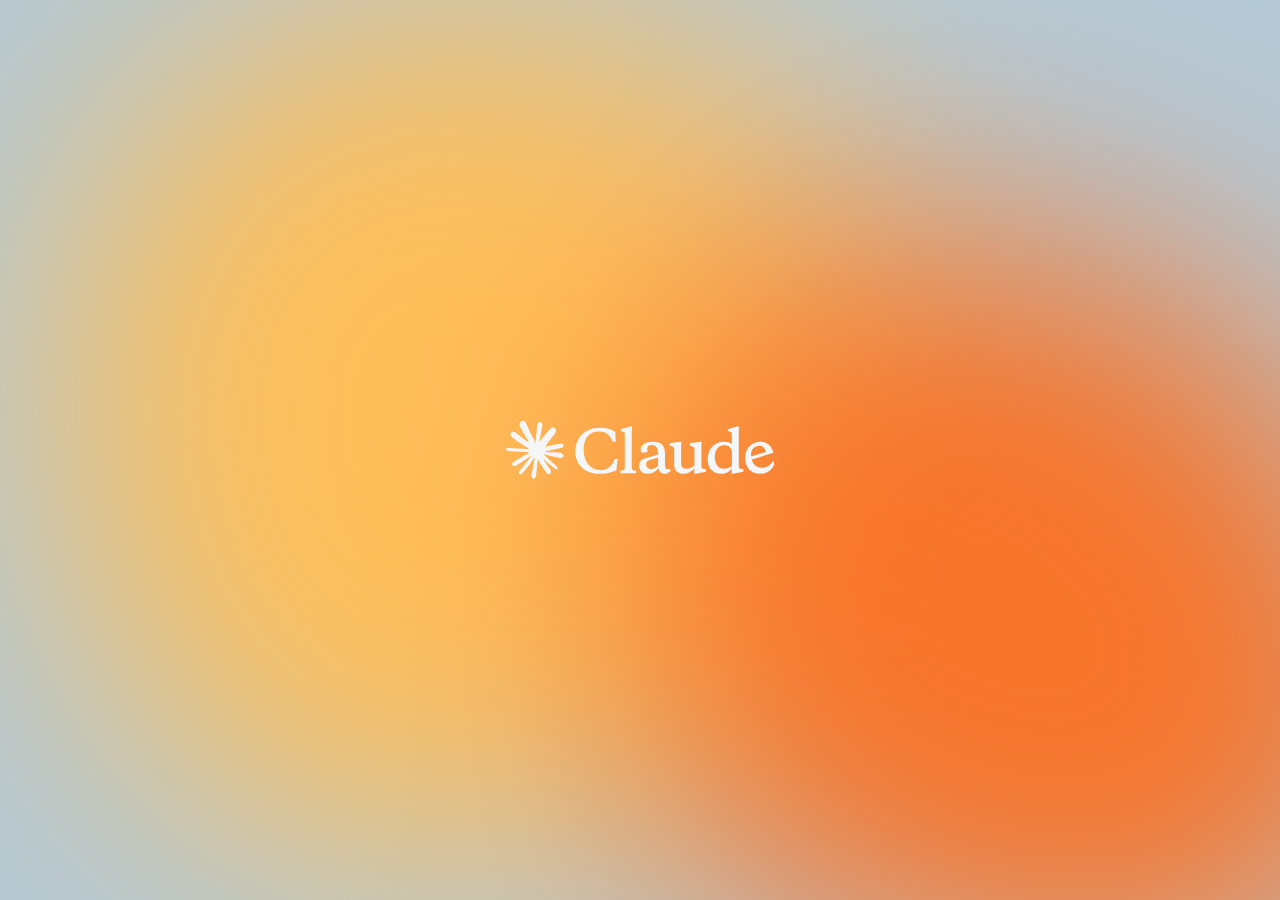
<file: index.html>
<!doctype html>
<html lang="ru">
<head>
  <meta charset="utf-8">
  <meta name="viewport" content="width=device-width, initial-scale=1">
  <title>Claude: ликбез</title>
  <meta name="description" content="Презентация о Claude для дизайнеров">
  <link rel="icon" href="assets/favicon.svg" type="image/svg+xml">
  <link rel="preconnect" href="https://fonts.googleapis.com">
  <link rel="preconnect" href="https://fonts.gstatic.com" crossorigin>
  <link href="https://fonts.googleapis.com/css2?family=Inter:wght@200;300;400;500;600;700&family=Neucha&family=Roboto:wght@700&display=swap" rel="stylesheet">
  <link rel="preload" href="fonts/LORE-Cyrillic.woff2" as="font" type="font/woff2" crossorigin>
  <link rel="stylesheet" href="styles.css">
</head>
<body class="is-start">

  <!-- Общий фон: мягкие фигуры, которые меняют форму и ползают по экрану -->
  <div class="blobs" aria-hidden="true">
    <div class="blob blob--1"><div class="blob__shape"></div></div>
    <div class="blob blob--2"><div class="blob__shape"></div></div>
    <div class="blob blob--3"><div class="blob__shape"></div></div>
    <div class="blob blob--4"><div class="blob__shape"></div></div>
  </div>

  <!-- Стартовый экран (фрейм «start») -->
  <button class="start" type="button" aria-label="Начать презентацию">
    <svg class="start__logo" viewBox="0 0 605 130" role="img" aria-label="Claude">
      <path fill="currentColor" d="M25.5056 86.4328L51.0753 72.0805L51.5216 70.8047L51.0753 70.103H49.8L45.5277 69.8479L30.9256 69.4652L18.2364 68.9549L5.9936 68.317L2.93289 67.6791L0.0634766 63.8518L0.3823 61.9382L2.99666 60.2159L6.69501 60.5348L14.9207 61.1089L27.2273 61.9382L36.1543 62.4485L49.4174 63.8518H51.5216L51.8405 63.0226L51.139 62.5123L50.5652 62.002L37.8122 53.3268L23.9753 44.2051L16.7698 38.9107L12.8802 36.2316L10.9035 33.7439L10.0745 28.2581L13.6454 24.367L18.4277 24.686L19.6393 25.0049L24.4854 28.7046L34.8153 36.6781L48.2696 46.6291L50.2463 48.2875L51.0115 47.7134L51.139 47.3307L50.2463 45.8636L42.9134 32.5957L35.0703 19.1364L31.5633 13.5231L30.6706 10.1423C30.3517 8.73896 30.0967 7.59078 30.0967 6.18744L34.1139 0.701668L36.3456 0L41.7656 0.701668L44.0612 2.6791L47.4407 10.3337L52.8607 22.3896L61.2776 38.7831L63.7645 43.631L65.1035 48.16L65.6136 49.5633H66.4426V48.7978L67.144 39.5486L68.4193 28.1943L69.6946 13.5869L70.1409 9.50442L72.1814 4.59274L76.1986 1.91364L79.3231 3.44455L81.9374 7.14426L81.5548 9.5682L80.0245 19.5829L77.0275 35.2748L75.0508 45.7998H76.1986L77.5377 44.4603L82.8939 37.3798L91.821 26.2169L95.7744 21.7517L100.365 16.84L103.299 14.4799H108.91L112.991 20.6035L111.142 26.9185L105.403 34.1904L100.62 40.3778L93.7977 49.5633L89.5254 56.9627L89.908 57.5368L90.9283 57.4092L106.359 54.0922L114.713 52.5613L124.66 50.8391L129.187 52.9441L129.697 55.1129L127.912 59.5142L117.263 62.1295L104.765 64.6173L86.1459 69.0186L85.8908 69.21L86.1459 69.529L94.4991 70.2944L98.0699 70.4858H106.869L123.193 71.6977L127.465 74.5044L130.016 77.949L129.57 80.5643L123.002 83.9451L114.139 81.84L93.4151 76.9284L86.3372 75.1423H85.3807V75.7164L91.3108 81.5211L102.151 91.3445L115.733 103.974L116.434 107.1L114.713 109.588L112.863 109.333L100.939 100.339L96.3483 96.3199L85.9546 87.5172H85.2532V88.4102L87.6763 91.9186L100.365 110.991L101.003 116.86L100.11 118.773L96.7946 119.921L93.16 119.284L85.6995 108.886L78.0478 97.1492L71.8626 86.6241L71.0974 87.0707L67.4628 126.364L65.7412 128.342L61.7878 129.872L58.472 127.385L56.7503 123.366L58.472 115.393L60.5762 104.995L62.2979 96.7027L63.8282 86.4328L64.7209 82.9882V82.7331L63.892 82.8606L56.1127 93.5133L44.3162 109.46L35.0066 119.475L32.7748 120.368L28.8851 118.391L29.2677 114.818L31.4357 111.629L44.38 95.1717L52.1593 84.9657L57.1967 79.0972V78.2679H56.8779L22.5724 100.594L16.451 101.359L13.8367 98.8715L14.1555 94.8528L15.4308 93.5133L25.7607 86.4328H25.5056Z"/>
      <path fill="currentColor" d="M212.017 110.353C195.502 110.353 184.216 101.168 178.924 86.9432C176.118 79.5438 174.779 71.6979 174.906 63.8519C174.906 40.059 185.555 23.5379 209.084 23.5379C224.898 23.5379 234.654 30.427 240.202 46.9481H246.961L246.068 24.2396C236.631 18.1159 224.77 15.0541 210.36 15.0541C190.082 15.0541 172.802 24.112 163.237 40.5055C158.264 49.1807 155.777 59.0041 155.968 68.955C155.968 87.1346 164.577 103.273 180.645 112.203C189.445 116.924 199.328 119.22 209.339 118.965C225.026 118.965 237.523 115.967 248.555 110.736L251.424 85.6674H244.538C240.393 97.0855 235.483 103.975 227.257 107.611C223.24 109.397 218.203 110.353 212.081 110.353H212.017ZM283.179 23.5379L283.817 12.375H279.162L258.374 18.6262V22.007L267.557 26.2808V104.485C267.557 109.843 264.815 110.991 257.673 111.884V117.625H292.999V111.884C285.857 110.991 283.115 109.843 283.115 104.485V23.6017L283.179 23.5379ZM423.716 118.965H426.458L450.37 114.436V108.567L446.991 108.312C441.379 107.802 439.977 106.654 439.977 102.061V60.3436L440.614 46.9481H436.852L414.279 50.2013V55.9422L416.511 56.325C422.633 57.218 424.418 58.9403 424.418 63.2141V100.402C418.552 104.931 413.004 107.802 406.309 107.802C398.976 107.802 394.385 104.038 394.385 95.2994V60.4074L395.022 47.0119H391.133L368.496 50.2651V56.006L370.856 56.3887C376.977 57.2818 378.762 59.004 378.762 63.2778V97.5958C378.762 112.139 386.988 119.029 400.06 119.029C410.071 119.029 418.233 113.67 424.418 106.271L423.78 119.029L423.716 118.965ZM358.039 72.6547C358.039 54.0924 348.155 46.9481 330.365 46.9481C314.679 46.9481 303.265 53.4545 303.265 64.2347C303.265 67.4879 304.413 69.9118 306.772 71.6341L318.76 70.0394C318.25 66.4035 317.995 64.2347 317.995 63.2778C317.995 57.1542 321.247 54.0924 327.878 54.0924C337.634 54.0924 342.544 60.9815 342.544 72.0168V75.6527L317.867 83.0521C309.641 85.2847 304.987 87.1984 301.862 91.7911C300.204 94.5978 299.375 97.7872 299.566 100.977C299.566 111.502 306.772 118.965 319.142 118.965C328.069 118.965 336.04 114.946 342.927 107.228C345.413 114.882 349.175 118.965 355.935 118.965C361.418 118.965 366.328 116.732 370.728 112.458L369.389 107.929C367.476 108.44 365.627 108.695 363.714 108.695C359.952 108.695 358.103 105.697 358.103 99.8284V72.6547H358.039ZM326.475 108.44C319.716 108.44 315.571 104.549 315.571 97.6596C315.571 93.0031 317.803 90.2602 322.458 88.6655L342.48 82.2867V101.487C336.104 106.335 332.342 108.376 326.475 108.376V108.44ZM534.603 114.372V108.504L531.224 108.248C525.613 107.738 524.21 106.59 524.21 101.997V23.5379L524.847 12.375H520.129L499.341 18.6262V22.007L508.524 26.2808V51.9874C503.359 48.4152 497.174 46.6292 490.861 46.9481C470.201 46.9481 454.132 62.64 454.132 86.1777C454.132 105.569 465.737 118.965 484.803 118.965C494.687 118.965 503.231 114.181 508.587 106.717L507.95 118.965H510.692L534.603 114.436V114.372ZM491.371 54.7303C501.254 54.7303 508.651 60.4712 508.651 70.9962V100.594C504.124 105.123 497.939 107.611 491.498 107.483C477.343 107.483 470.201 96.32 470.201 81.3936C470.201 64.6174 478.363 54.7303 491.371 54.7303ZM585.169 69.5291C583.32 60.8539 578.027 55.9422 570.63 55.9422C559.599 55.9422 551.947 64.2347 551.947 76.2268C551.947 93.8961 561.257 105.314 576.369 105.314C586.444 105.187 595.69 99.7646 600.664 91.0256L605.063 92.2376C603.087 107.547 589.186 119.029 572.161 119.029C552.139 119.029 538.366 104.23 538.366 83.1797C538.366 62.1297 553.35 47.0119 573.309 47.0119C588.23 47.0119 598.751 56.006 602.13 71.5703L550.034 87.5811V80.5644L585.105 69.6566L585.169 69.5291Z"/>
    </svg>
  </button>

  <!-- Основной экран (фрейм «possible layout») -->
  <div class="deck" hidden>
    <nav class="roadmap" aria-label="Содержание">
      <button class="roadmap__toggle" type="button" aria-expanded="false">
        <span class="roadmap__toggle-num"></span>
        <span class="roadmap__toggle-title"></span>
      </button>
      <div class="roadmap__track">
        <ol class="roadmap__list"></ol>
      </div>
    </nav>

    <main class="slides"></main>

  </div>

  <script src="vendor/marked.min.js"></script>
  <script src="app.js"></script>
</body>
</html>
</file>
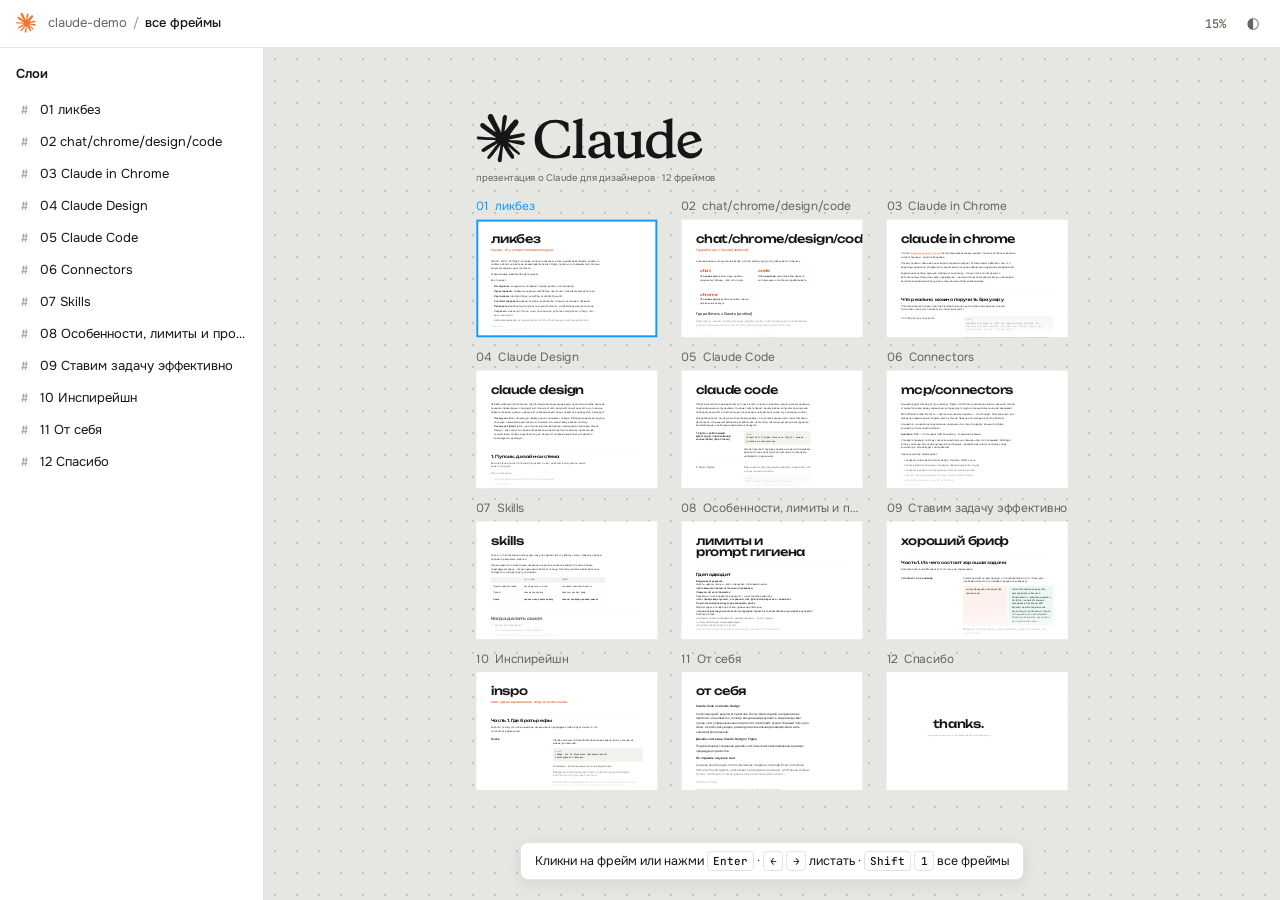
<file: v2/index.html>
<!doctype html>
<html lang="ru">
<head>
  <meta charset="utf-8">
  <meta name="viewport" content="width=device-width, initial-scale=1">
  <title>Claude: ликбез</title>
  <meta name="description" content="Презентация о Claude для дизайнеров">
  <link rel="icon" href="../assets/favicon.svg" type="image/svg+xml">
  <link rel="preconnect" href="https://fonts.googleapis.com">
  <link rel="preconnect" href="https://fonts.gstatic.com" crossorigin>
  <link href="https://fonts.googleapis.com/css2?family=JetBrains+Mono:wght@400;500&family=Onest:wght@400;500;600&family=Unbounded:wght@400;500;600&display=swap" rel="stylesheet">
  <link rel="stylesheet" href="v2.css">
</head>
<body>

  <svg width="0" height="0" style="position:absolute" aria-hidden="true">
    <symbol id="star" viewBox="0 0 131 131"><path fill="currentColor" d="M25.5056 86.4328L51.0753 72.0805L51.5216 70.8047L51.0753 70.103H49.8L45.5277 69.8479L30.9256 69.4652L18.2364 68.9549L5.9936 68.317L2.93289 67.6791L0.0634766 63.8518L0.3823 61.9382L2.99666 60.2159L6.69501 60.5348L14.9207 61.1089L27.2273 61.9382L36.1543 62.4485L49.4174 63.8518H51.5216L51.8405 63.0226L51.139 62.5123L50.5652 62.002L37.8122 53.3268L23.9753 44.2051L16.7698 38.9107L12.8802 36.2316L10.9035 33.7439L10.0745 28.2581L13.6454 24.367L18.4277 24.686L19.6393 25.0049L24.4854 28.7046L34.8153 36.6781L48.2696 46.6291L50.2463 48.2875L51.0115 47.7134L51.139 47.3307L50.2463 45.8636L42.9134 32.5957L35.0703 19.1364L31.5633 13.5231L30.6706 10.1423C30.3517 8.73896 30.0967 7.59078 30.0967 6.18744L34.1139 0.701668L36.3456 0L41.7656 0.701668L44.0612 2.6791L47.4407 10.3337L52.8607 22.3896L61.2776 38.7831L63.7645 43.631L65.1035 48.16L65.6136 49.5633H66.4426V48.7978L67.144 39.5486L68.4193 28.1943L69.6946 13.5869L70.1409 9.50442L72.1814 4.59274L76.1986 1.91364L79.3231 3.44455L81.9374 7.14426L81.5548 9.5682L80.0245 19.5829L77.0275 35.2748L75.0508 45.7998H76.1986L77.5377 44.4603L82.8939 37.3798L91.821 26.2169L95.7744 21.7517L100.365 16.84L103.299 14.4799H108.91L112.991 20.6035L111.142 26.9185L105.403 34.1904L100.62 40.3778L93.7977 49.5633L89.5254 56.9627L89.908 57.5368L90.9283 57.4092L106.359 54.0922L114.713 52.5613L124.66 50.8391L129.187 52.9441L129.697 55.1129L127.912 59.5142L117.263 62.1295L104.765 64.6173L86.1459 69.0186L85.8908 69.21L86.1459 69.529L94.4991 70.2944L98.0699 70.4858H106.869L123.193 71.6977L127.465 74.5044L130.016 77.949L129.57 80.5643L123.002 83.9451L114.139 81.84L93.4151 76.9284L86.3372 75.1423H85.3807V75.7164L91.3108 81.5211L102.151 91.3445L115.733 103.974L116.434 107.1L114.713 109.588L112.863 109.333L100.939 100.339L96.3483 96.3199L85.9546 87.5172H85.2532V88.4102L87.6763 91.9186L100.365 110.991L101.003 116.86L100.11 118.773L96.7946 119.921L93.16 119.284L85.6995 108.886L78.0478 97.1492L71.8626 86.6241L71.0974 87.0707L67.4628 126.364L65.7412 128.342L61.7878 129.872L58.472 127.385L56.7503 123.366L58.472 115.393L60.5762 104.995L62.2979 96.7027L63.8282 86.4328L64.7209 82.9882V82.7331L63.892 82.8606L56.1127 93.5133L44.3162 109.46L35.0066 119.475L32.7748 120.368L28.8851 118.391L29.2677 114.818L31.4357 111.629L44.38 95.1717L52.1593 84.9657L57.1967 79.0972V78.2679H56.8779L22.5724 100.594L16.451 101.359L13.8367 98.8715L14.1555 94.8528L15.4308 93.5133L25.7607 86.4328H25.5056Z"/></symbol>
    <symbol id="logo" viewBox="0 0 605 130"><path fill="currentColor" d="M25.5056 86.4328L51.0753 72.0805L51.5216 70.8047L51.0753 70.103H49.8L45.5277 69.8479L30.9256 69.4652L18.2364 68.9549L5.9936 68.317L2.93289 67.6791L0.0634766 63.8518L0.3823 61.9382L2.99666 60.2159L6.69501 60.5348L14.9207 61.1089L27.2273 61.9382L36.1543 62.4485L49.4174 63.8518H51.5216L51.8405 63.0226L51.139 62.5123L50.5652 62.002L37.8122 53.3268L23.9753 44.2051L16.7698 38.9107L12.8802 36.2316L10.9035 33.7439L10.0745 28.2581L13.6454 24.367L18.4277 24.686L19.6393 25.0049L24.4854 28.7046L34.8153 36.6781L48.2696 46.6291L50.2463 48.2875L51.0115 47.7134L51.139 47.3307L50.2463 45.8636L42.9134 32.5957L35.0703 19.1364L31.5633 13.5231L30.6706 10.1423C30.3517 8.73896 30.0967 7.59078 30.0967 6.18744L34.1139 0.701668L36.3456 0L41.7656 0.701668L44.0612 2.6791L47.4407 10.3337L52.8607 22.3896L61.2776 38.7831L63.7645 43.631L65.1035 48.16L65.6136 49.5633H66.4426V48.7978L67.144 39.5486L68.4193 28.1943L69.6946 13.5869L70.1409 9.50442L72.1814 4.59274L76.1986 1.91364L79.3231 3.44455L81.9374 7.14426L81.5548 9.5682L80.0245 19.5829L77.0275 35.2748L75.0508 45.7998H76.1986L77.5377 44.4603L82.8939 37.3798L91.821 26.2169L95.7744 21.7517L100.365 16.84L103.299 14.4799H108.91L112.991 20.6035L111.142 26.9185L105.403 34.1904L100.62 40.3778L93.7977 49.5633L89.5254 56.9627L89.908 57.5368L90.9283 57.4092L106.359 54.0922L114.713 52.5613L124.66 50.8391L129.187 52.9441L129.697 55.1129L127.912 59.5142L117.263 62.1295L104.765 64.6173L86.1459 69.0186L85.8908 69.21L86.1459 69.529L94.4991 70.2944L98.0699 70.4858H106.869L123.193 71.6977L127.465 74.5044L130.016 77.949L129.57 80.5643L123.002 83.9451L114.139 81.84L93.4151 76.9284L86.3372 75.1423H85.3807V75.7164L91.3108 81.5211L102.151 91.3445L115.733 103.974L116.434 107.1L114.713 109.588L112.863 109.333L100.939 100.339L96.3483 96.3199L85.9546 87.5172H85.2532V88.4102L87.6763 91.9186L100.365 110.991L101.003 116.86L100.11 118.773L96.7946 119.921L93.16 119.284L85.6995 108.886L78.0478 97.1492L71.8626 86.6241L71.0974 87.0707L67.4628 126.364L65.7412 128.342L61.7878 129.872L58.472 127.385L56.7503 123.366L58.472 115.393L60.5762 104.995L62.2979 96.7027L63.8282 86.4328L64.7209 82.9882V82.7331L63.892 82.8606L56.1127 93.5133L44.3162 109.46L35.0066 119.475L32.7748 120.368L28.8851 118.391L29.2677 114.818L31.4357 111.629L44.38 95.1717L52.1593 84.9657L57.1967 79.0972V78.2679H56.8779L22.5724 100.594L16.451 101.359L13.8367 98.8715L14.1555 94.8528L15.4308 93.5133L25.7607 86.4328H25.5056Z"/><path fill="currentColor" d="M212.017 110.353C195.502 110.353 184.216 101.168 178.924 86.9432C176.118 79.5438 174.779 71.6979 174.906 63.8519C174.906 40.059 185.555 23.5379 209.084 23.5379C224.898 23.5379 234.654 30.427 240.202 46.9481H246.961L246.068 24.2396C236.631 18.1159 224.77 15.0541 210.36 15.0541C190.082 15.0541 172.802 24.112 163.237 40.5055C158.264 49.1807 155.777 59.0041 155.968 68.955C155.968 87.1346 164.577 103.273 180.645 112.203C189.445 116.924 199.328 119.22 209.339 118.965C225.026 118.965 237.523 115.967 248.555 110.736L251.424 85.6674H244.538C240.393 97.0855 235.483 103.975 227.257 107.611C223.24 109.397 218.203 110.353 212.081 110.353H212.017ZM283.179 23.5379L283.817 12.375H279.162L258.374 18.6262V22.007L267.557 26.2808V104.485C267.557 109.843 264.815 110.991 257.673 111.884V117.625H292.999V111.884C285.857 110.991 283.115 109.843 283.115 104.485V23.6017L283.179 23.5379ZM423.716 118.965H426.458L450.37 114.436V108.567L446.991 108.312C441.379 107.802 439.977 106.654 439.977 102.061V60.3436L440.614 46.9481H436.852L414.279 50.2013V55.9422L416.511 56.325C422.633 57.218 424.418 58.9403 424.418 63.2141V100.402C418.552 104.931 413.004 107.802 406.309 107.802C398.976 107.802 394.385 104.038 394.385 95.2994V60.4074L395.022 47.0119H391.133L368.496 50.2651V56.006L370.856 56.3887C376.977 57.2818 378.762 59.004 378.762 63.2778V97.5958C378.762 112.139 386.988 119.029 400.06 119.029C410.071 119.029 418.233 113.67 424.418 106.271L423.78 119.029L423.716 118.965ZM358.039 72.6547C358.039 54.0924 348.155 46.9481 330.365 46.9481C314.679 46.9481 303.265 53.4545 303.265 64.2347C303.265 67.4879 304.413 69.9118 306.772 71.6341L318.76 70.0394C318.25 66.4035 317.995 64.2347 317.995 63.2778C317.995 57.1542 321.247 54.0924 327.878 54.0924C337.634 54.0924 342.544 60.9815 342.544 72.0168V75.6527L317.867 83.0521C309.641 85.2847 304.987 87.1984 301.862 91.7911C300.204 94.5978 299.375 97.7872 299.566 100.977C299.566 111.502 306.772 118.965 319.142 118.965C328.069 118.965 336.04 114.946 342.927 107.228C345.413 114.882 349.175 118.965 355.935 118.965C361.418 118.965 366.328 116.732 370.728 112.458L369.389 107.929C367.476 108.44 365.627 108.695 363.714 108.695C359.952 108.695 358.103 105.697 358.103 99.8284V72.6547H358.039ZM326.475 108.44C319.716 108.44 315.571 104.549 315.571 97.6596C315.571 93.0031 317.803 90.2602 322.458 88.6655L342.48 82.2867V101.487C336.104 106.335 332.342 108.376 326.475 108.376V108.44ZM534.603 114.372V108.504L531.224 108.248C525.613 107.738 524.21 106.59 524.21 101.997V23.5379L524.847 12.375H520.129L499.341 18.6262V22.007L508.524 26.2808V51.9874C503.359 48.4152 497.174 46.6292 490.861 46.9481C470.201 46.9481 454.132 62.64 454.132 86.1777C454.132 105.569 465.737 118.965 484.803 118.965C494.687 118.965 503.231 114.181 508.587 106.717L507.95 118.965H510.692L534.603 114.436V114.372ZM491.371 54.7303C501.254 54.7303 508.651 60.4712 508.651 70.9962V100.594C504.124 105.123 497.939 107.611 491.498 107.483C477.343 107.483 470.201 96.32 470.201 81.3936C470.201 64.6174 478.363 54.7303 491.371 54.7303ZM585.169 69.5291C583.32 60.8539 578.027 55.9422 570.63 55.9422C559.599 55.9422 551.947 64.2347 551.947 76.2268C551.947 93.8961 561.257 105.314 576.369 105.314C586.444 105.187 595.69 99.7646 600.664 91.0256L605.063 92.2376C603.087 107.547 589.186 119.029 572.161 119.029C552.139 119.029 538.366 104.23 538.366 83.1797C538.366 62.1297 553.35 47.0119 573.309 47.0119C588.23 47.0119 598.751 56.006 602.13 71.5703L550.034 87.5811V80.5644L585.105 69.6566L585.169 69.5291Z"/></symbol>
  </svg>

  <!-- Верхняя панель, как в Figma -->
  <header class="top">
    <div class="top__left">
      <button class="top__layers" type="button" aria-expanded="false" aria-label="Слои">☰</button>
      <svg class="top__star" aria-hidden="true"><use href="#star"/></svg>
      <span class="top__file">claude-demo <span class="top__sep">/</span> <b class="top__page">все фреймы</b></span>
    </div>
    <div class="top__right">
      <button class="top__fit" type="button" title="Все фреймы · Shift 1">
        <span class="top__fit-icon" aria-hidden="true">⊞</span><span class="top__fit-label">Все фреймы</span>
      </button>
      <span class="top__zoom" aria-label="Масштаб">100%</span>
      <button class="top__theme" type="button" aria-label="Сменить тему">◐</button>
    </div>
  </header>

  <!-- Панель слоёв: фреймы = слайды, вложенные слои = разделы -->
  <nav class="layers" aria-label="Содержание">
    <p class="layers__head">Слои</p>
    <ol class="layers__list"></ol>
  </nav>

  <!-- Холст -->
  <main class="canvas">
    <div class="board" aria-label="Все фреймы">
      <div class="board__title">
        <svg class="board__logo" role="img" aria-label="Claude"><use href="#logo"/></svg>
        <p class="board__sub">презентация о Claude для дизайнеров · 12 фреймов</p>
      </div>
    </div>

    <div class="view" hidden>
      <div class="view__inner">
        <div class="frame-head">
          <span class="frame-head__name"></span>
          <span class="frame-head__size"></span>
        </div>
        <article class="frame" tabindex="-1"></article>
        <div class="frame-nav">
          <button class="frame-nav__btn frame-nav__btn--prev" type="button"></button>
          <button class="frame-nav__btn frame-nav__btn--next" type="button"></button>
        </div>
      </div>
    </div>

    <p class="toast"><span>Кликни на фрейм</span><span class="toast__keys"> или нажми <kbd>Enter</kbd> · <kbd>←</kbd> <kbd>→</kbd> листать · <kbd>Shift</kbd> <kbd>1</kbd> все фреймы</span></p>
  </main>

  <script src="../vendor/marked.min.js"></script>
  <script src="v2.js"></script>
</body>
</html>
</file>
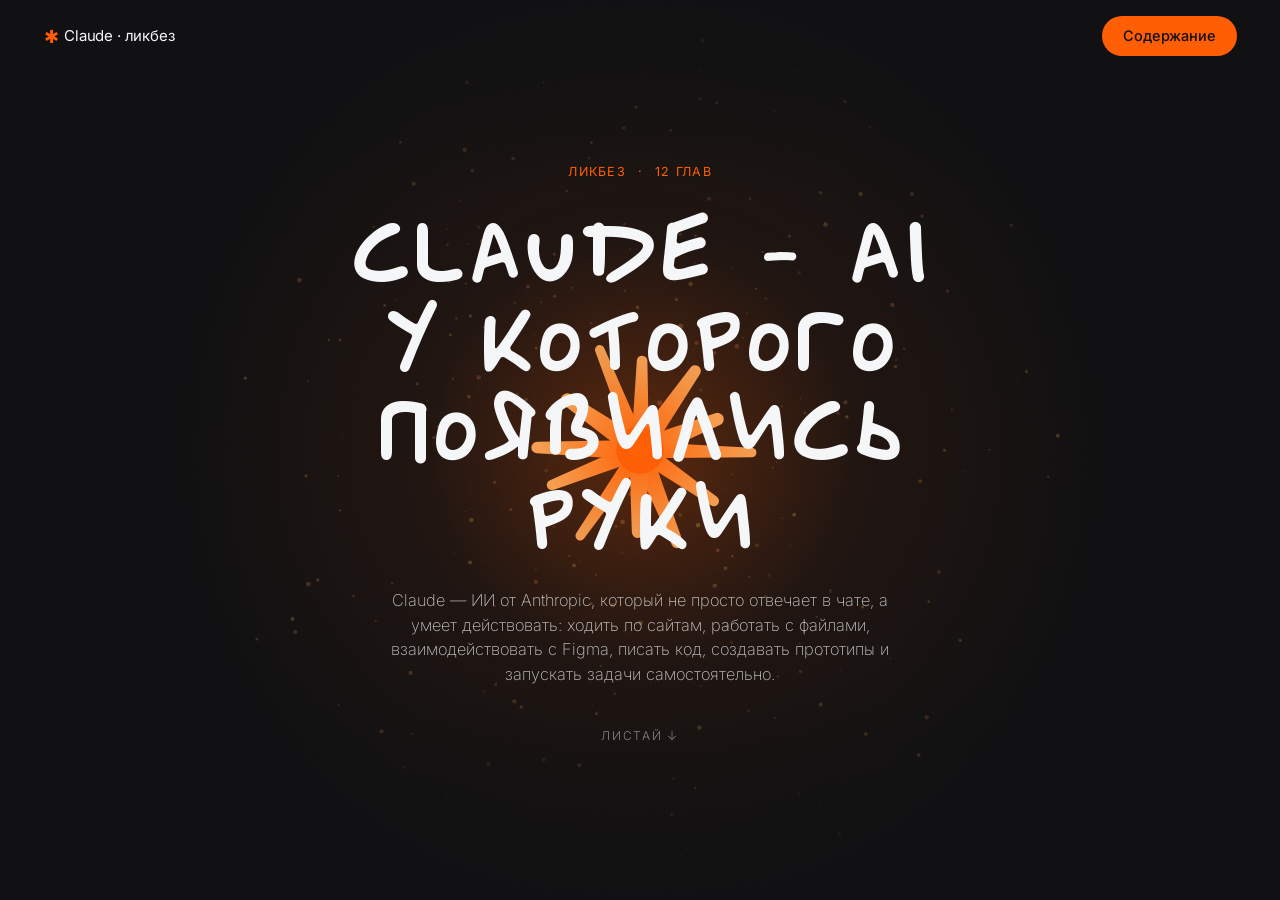
<file: v3/index.html>
<!doctype html>
<html lang="ru">
<head>
  <meta charset="utf-8">
  <meta name="viewport" content="width=device-width, initial-scale=1, viewport-fit=cover">
  <title>Claude: ликбез</title>
  <meta name="description" content="Презентация о Claude для дизайнеров">
  <link rel="icon" href="../assets/favicon.svg" type="image/svg+xml">
  <link rel="preconnect" href="https://fonts.googleapis.com">
  <link rel="preconnect" href="https://fonts.gstatic.com" crossorigin>
  <link href="https://fonts.googleapis.com/css2?family=Inter:wght@200;300;400;500;600&display=swap" rel="stylesheet">
  <link rel="preload" href="../fonts/LORE-Cyrillic.woff2" as="font" type="font/woff2" crossorigin>
  <link rel="stylesheet" href="v3.css">
</head>
<body data-tone="black">

  <!-- 1. Прелоадер -->
  <div class="boot" id="boot">
    <div class="bar"><i id="bootBar"></i></div>
    <p id="bootPct">ЗАГРУЗКА 0%</p>
  </div>

  <!-- 2. Сцена: звезда Claude, которую «прокручивает» скролл -->
  <div class="stage" id="stage">
    <canvas id="scene"></canvas>
    <div class="veil"></div>
    <div class="grain"></div>
  </div>

  <i class="meter" id="meter"></i>

  <!-- 3. Шапка -->
  <header class="chrome">
    <button class="mark" type="button" data-go="intro"><span class="mark-star" aria-hidden="true">&#10033;</span>&nbsp;Claude · ликбез</button>
    <nav class="nav">
      <span class="count" id="count" aria-live="polite"></span>
      <button class="pill" type="button" id="menuBtn" aria-expanded="false" aria-controls="menu">Содержание</button>
    </nav>
  </header>

  <!-- 4. Интро: панели поверх сцены, высоту даёт только .track -->
  <div class="intro" id="intro">
    <main class="panels">
      <section class="panel" data-panel>
        <p class="eyebrow">ликбез <span>&middot;</span> 12 глав</p>
        <h1 class="display">Claude - AI у которого появились руки</h1>
        <p class="sub">Claude — ИИ от Anthropic, который не просто отвечает в чате, а умеет действовать: ходить по сайтам, работать с файлами, взаимодействовать с Figma, писать код, создавать прототипы и запускать задачи самостоятельно.</p>
        <p class="scroll-hint" aria-hidden="true">листай ↓</p>
      </section>
      <section class="panel" data-panel>
        <p class="eyebrow">ликбез</p>
        <h1 class="display">Ты ставишь задачу: <s class="lore">раб</s> Claude идёт и делает.</h1>
        <p class="sub">Исследовать · Проектировать · Критиковать · Систематизировать · Проверять · Создавать · Автоматизировать</p>
      </section>
      <section class="panel" data-panel>
        <p class="eyebrow">12 глав</p>
        <h1 class="display">chat / chrome / design / code</h1>
        <p class="sub">Где работать с Claude</p>
        <div class="cta">
          <button class="pill pill--big" type="button" data-go="0">Начать</button>
          <button class="pill pill--ghost" type="button" data-menu>Содержание</button>
        </div>
      </section>
    </main>
    <div class="track"></div>
  </div>

  <!-- 5. Главы: каждая — отдельный экран, переход — волна цвета от курсора -->
  <div class="chapters" id="chapters" hidden></div>

  <!-- 6. Меню-содержание -->
  <div class="menu" id="menu" hidden>
    <div class="menu__inner">
      <p class="menu__eyebrow">Содержание</p>
      <ol class="menu__list" id="menuList"></ol>
    </div>
    <div class="menu__preview" id="preview" aria-hidden="true">
      <span class="menu__preview-num"></span>
      <span class="menu__preview-lead"></span>
    </div>
  </div>

  <!-- 7. Курсор -->
  <div class="cursor" id="cursor" aria-hidden="true"><i></i><span></span></div>

  <script src="../vendor/marked.min.js"></script>
  <script src="v3.js"></script>
</body>
</html>
</file>
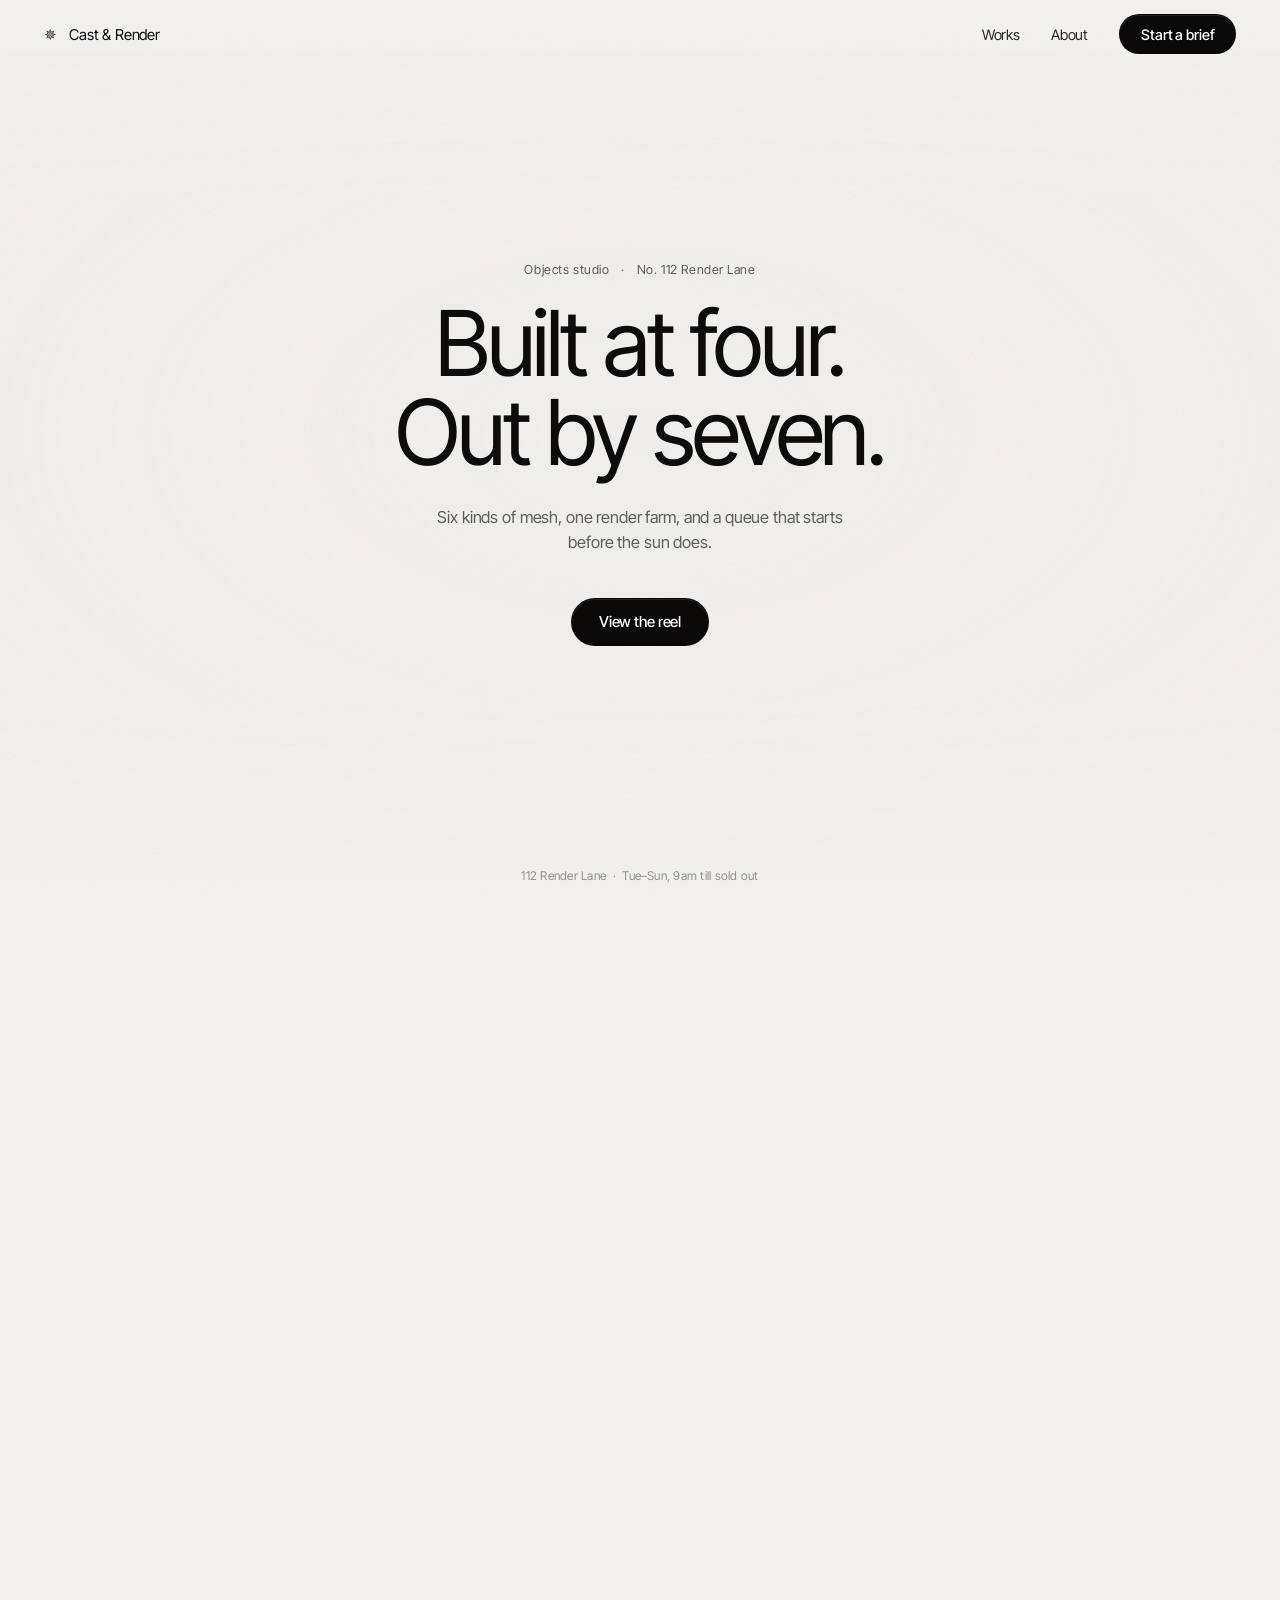
<file: v4/index.html>
<!DOCTYPE html>
<html lang="en">
<head>
<meta charset="UTF-8">
<meta name="viewport" content="width=device-width, initial-scale=1, viewport-fit=cover">
<title>Cast &amp; Render — 3D Object Studio</title>
<link rel="preconnect" href="https://fonts.googleapis.com">
<link rel="preconnect" href="https://fonts.gstatic.com" crossorigin>
<link rel="preconnect" href="https://d2ol7oe51mr4n9.cloudfront.net" crossorigin>
<link href="https://fonts.googleapis.com/css2?family=Inter+Tight:wght@400;500&display=swap" rel="stylesheet">
<style>
:root{
  --fg:#0d0c0b;
  --fg-soft:rgba(13,12,11,.64);
  --fg-faint:rgba(13,12,11,.42);
  --shade:#f2f0ec;
  --rule:rgba(13,12,11,.16);
  --ease:cubic-bezier(.22,.61,.36,1);
  --pill-bg:#0a0908;
  --pill-fg:#ffffff;
}
*,*::before,*::after{ box-sizing:border-box; margin:0; padding:0; }
html{ -webkit-text-size-adjust:100%; }
body{
  background:var(--shade);
  color:var(--fg);
  font-family:'Inter Tight','Helvetica Neue',Helvetica,Arial,sans-serif;
  font-weight:400;
  -webkit-font-smoothing:antialiased;
  -moz-osx-font-smoothing:grayscale;
  overflow-x:hidden;
}

/* ---------- 4. Fixed background video layer ---------- */
.stage{ position:fixed; inset:0; z-index:0; overflow:hidden; background:var(--shade); }
.stage video{
  position:absolute; top:50%; left:50%; width:100%; height:100%;
  transform:translate(-50%,-50%) scale(1.02);
  object-fit:cover; filter:contrast(1.02); will-change:transform;
}
/* the footage is high-key white, so this is a deliberately light wash,
   heavier at the top and bottom edges where nav and footer sit */
.veil{
  position:absolute; inset:0; pointer-events:none;
  background:
    linear-gradient(to bottom, rgba(242,240,236,.62) 0%, rgba(242,240,236,.12) 22%, rgba(242,240,236,.12) 78%, rgba(242,240,236,.66) 100%),
    radial-gradient(100% 80% at 50% 48%, rgba(242,240,236,0) 0%, rgba(242,240,236,.34) 100%),
    rgba(242,240,236,.20);
}
/* fine noise so the flat wash doesn't band */
.grain{
  position:absolute; inset:-50%; opacity:.13; mix-blend-mode:multiply; pointer-events:none;
  background-image:url("data:image/svg+xml;utf8,<svg xmlns='http://www.w3.org/2000/svg' width='140' height='140'><filter id='n'><feTurbulence type='fractalNoise' baseFrequency='.85' numOctaves='3'/></filter><rect width='140' height='140' filter='url(%23n)' opacity='.5'/></svg>");
}

/* ---------- 5. Chrome, footer, scroll meter ---------- */
.chrome{
  position:fixed; left:0; right:0; top:0; z-index:40;
  display:flex; align-items:center; justify-content:space-between; gap:12px;
  padding:max(14px, calc(env(safe-area-inset-top, 0px) + 12px)) clamp(16px, 3.4vw, 44px) 14px;
  background:linear-gradient(to bottom, rgba(242,240,236,.94) 0%, rgba(242,240,236,.78) 72%, rgba(242,240,236,0) 100%);
}
.mark{
  display:flex; align-items:center; gap:9px; font-size:15px; letter-spacing:-.012em;
  color:var(--fg); min-width:0; flex-shrink:1;
}
.mark-star{ opacity:.85; }
.nav{ display:flex; align-items:center; gap:clamp(14px, 2.4vw, 32px); flex-shrink:0; }
.nav a:not(.pill){
  color:var(--fg); text-decoration:none; font-size:14.5px;
  letter-spacing:-.008em; opacity:.88; transition:opacity .3s var(--ease);
}
.nav a:not(.pill):hover{ opacity:1; }

.pill{
  display:inline-flex; align-items:center; justify-content:center; height:40px;
  padding:0 21px; border-radius:999px; background:var(--pill-bg); color:var(--pill-fg);
  font-size:14.5px; font-weight:500; letter-spacing:-.008em; text-decoration:none;
  white-space:nowrap; opacity:1; border:1px solid rgba(10,9,8,.12);
  box-shadow:0 1px 0 rgba(255,255,255,.10) inset; -webkit-text-fill-color:var(--pill-fg);
  transition:transform .4s var(--ease), background .3s var(--ease), color .3s var(--ease);
}
/* required so the nav's inherited link colour never bleeds into the dark pill on mobile Safari */
.nav .pill{ color:#fff; -webkit-text-fill-color:#fff; }
.pill:hover, .pill:focus-visible{
  transform:translateY(-2px); background:#000; color:#fff; -webkit-text-fill-color:#fff;
}
.pill:focus-visible{ outline:2px solid var(--fg); outline-offset:2px; }

.foot{
  position:fixed; bottom:0; left:0; right:0; z-index:40; display:flex; justify-content:center;
  padding:14px clamp(16px, 4vw, 24px) max(16px, calc(env(safe-area-inset-bottom, 0px) + 12px));
  font-size:12px; line-height:1.45; letter-spacing:.02em; color:var(--fg-faint);
  text-align:center; pointer-events:none;
  background:linear-gradient(to top, rgba(242,240,236,.92) 0%, rgba(242,240,236,.72) 72%, rgba(242,240,236,0) 100%);
}

.meter{
  position:fixed; top:0; left:0; z-index:50; height:2px; width:100%;
  transform:scaleX(0); transform-origin:0 50%; background:var(--fg); opacity:.55;
}

/* ---------- 6. Panel layer ---------- */
.panels{ position:fixed; inset:0; z-index:20; pointer-events:none; }
.panel{
  position:absolute; inset:0; display:flex; flex-direction:column;
  align-items:center; justify-content:center; text-align:center;
  padding:max(104px, calc(env(safe-area-inset-top, 0px) + 88px)) clamp(20px, 5vw, 60px) max(96px, calc(env(safe-area-inset-bottom, 0px) + 80px));
  opacity:0; will-change:opacity,transform; /* JS drives opacity/transform every frame */
}
.eyebrow{
  display:flex; align-items:center; justify-content:center; flex-wrap:wrap;
  gap:6px 12px; font-size:12.5px; letter-spacing:.045em; color:var(--fg-soft);
  margin-bottom:clamp(16px,2vw,22px); max-width:min(46ch, 100%); text-align:center;
}
h1{
  font-weight:400; font-size:clamp(34px, 7.1vw, 104px); line-height:.98;
  letter-spacing:-.036em; max-width:15ch; text-wrap:balance;
}
.sub{
  margin-top:clamp(18px,2.2vw,28px); font-size:clamp(15px,1.28vw,19px);
  line-height:1.5; letter-spacing:-.008em; color:var(--fg-soft);
  max-width:min(46ch, 100%); text-wrap:pretty;
}
.cta{
  margin-top:clamp(28px,3.4vw,44px); pointer-events:auto; width:100%;
  display:flex; justify-content:center;
}
/* .cta sets pointer-events:auto, which would override the panel's none — so gate it */
.panel:not(.live) .cta{ pointer-events:none; }
.cta .pill{ height:48px; padding:0 27px; font-size:15px; max-width:min(100%, 320px); }

/* ---------- 8. Preloader ---------- */
.boot{
  position:fixed; inset:0; z-index:90; display:flex; flex-direction:column;
  align-items:center; justify-content:center; gap:16px; background:var(--shade);
  transition:opacity .7s var(--ease), visibility .7s;
}
.boot.done{ opacity:0; visibility:hidden; }
.boot p{ font-size:12.5px; letter-spacing:.05em; color:var(--fg-faint); }
.bar{ width:150px; height:1px; background:var(--rule); overflow:hidden; }
.bar i{ display:block; height:100%; width:100%; background:var(--fg); transform:scaleX(0); transform-origin:0 50%; }

/* ---------- 9. Scroll track: the entire page height ---------- */
.track{ position:relative; z-index:1; height:560vh; min-height:3200px; }

/* ---------- 10. Responsive ---------- */
@media (max-width:900px){
  .veil{
    background:
      linear-gradient(to bottom, rgba(242,240,236,.72) 0%, rgba(242,240,236,.18) 24%, rgba(242,240,236,.18) 76%, rgba(242,240,236,.74) 100%),
      radial-gradient(100% 80% at 50% 48%, rgba(242,240,236,0) 0%, rgba(242,240,236,.40) 100%),
      rgba(242,240,236,.24);
  }
}
@media (max-width:720px){
  .nav a:not(.pill){ display:none; }
  .mark{ font-size:14px; }
  .nav .pill{ height:38px; padding:0 16px; font-size:13.5px; }
  h1{ max-width:12ch; font-size:clamp(30px, 9.8vw, 52px); }
  .sub{ font-size:15px; max-width:34ch; }
  .panel{ padding:max(92px, calc(env(safe-area-inset-top, 0px) + 76px)) 18px max(88px, calc(env(safe-area-inset-bottom, 0px) + 72px)); }
  .foot{ font-size:11px; max-width:34ch; }
}
@media (max-width:420px){
  .mark-star{ display:none; }
  .nav .pill{ height:36px; padding:0 14px; font-size:13px; }
  h1{ max-width:11ch; font-size:clamp(28px, 10.5vw, 40px); }
  .eyebrow{ font-size:11px; letter-spacing:.04em; max-width:28ch; }
  .cta .pill{ width:100%; max-width:280px; height:44px; padding:0 20px; font-size:14px; }
}
@media (max-height:520px) and (orientation:landscape){
  .panel{ padding:max(72px, calc(env(safe-area-inset-top, 0px) + 56px)) 24px max(64px, calc(env(safe-area-inset-bottom, 0px) + 48px)); }
  h1{ font-size:clamp(28px, 8vh, 44px); }
  .sub{ margin-top:12px; font-size:14px; }
  .cta{ margin-top:16px; }
}
</style>
</head>
<body>

<div class="boot" id="boot">
  <div class="bar"><i id="bootBar"></i></div>
  <p id="bootPct">LOADING 0%</p>
</div>

<div class="stage">
  <video id="clip" muted playsinline preload="auto" disablepictureinpicture></video>
  <div class="veil"></div>
  <div class="grain"></div>
</div>

<i class="meter" id="meter"></i>

<header class="chrome">
  <div class="mark"><span class="mark-star" aria-hidden="true">&#10037;</span>&nbsp;Cast &amp; Render</div>
  <nav class="nav">
    <a href="#board">Works</a>
    <a href="#visit">About</a>
    <a class="pill" href="#order">Start a brief</a>
  </nav>
</header>

<main class="panels">
  <section class="panel" data-panel>
    <p class="eyebrow">Objects studio <span>&middot;</span> No. 112 Render Lane</p>
    <h1>Built at four.<br />Out by seven.</h1>
    <p class="sub">Six kinds of mesh, one render farm, and a queue that starts before the sun does.</p>
    <div class="cta"><a class="pill" href="#board">View the reel</a></div>
  </section>
  <section class="panel" data-panel>
    <p class="eyebrow">Across the studio</p>
    <h1>Flat, never bent.</h1>
    <p class="sub">The mesh should still be clean when it reaches the viewport. We export to order, never before.</p>
    <div class="cta"><a class="pill" href="#visit">Tour our space</a></div>
  </section>
  <section class="panel" data-panel>
    <p class="eyebrow">The surface</p>
    <h1>Smooth enough to<br />hold a light pass.</h1>
    <p class="sub">Custom surface shaders whipped every morning, spread to the edge and weighed by the quarter pound.</p>
    <div class="cta"><a class="pill" href="#order">Start a brief</a></div>
  </section>
</main>

<footer class="foot">112 Render Lane &nbsp;&middot;&nbsp; Tue–Sun, 9am till sold out</footer>

<div class="track"></div>

<script>
(function(){
  "use strict";

  // 1920×1080, 10.04s, 241 frames, all-intra: every frame is a keyframe,
  // which is why a scroll scrub can land on an exact frame instantly.
  var VIDEO_URL = "https://d2ol7oe51mr4n9.cloudfront.net/user_38xzZboKViGWJOttwIXH07lWA1P/45567745-d826-44a2-a5ce-7ef670944e60.mp4";

  var clip = document.getElementById("clip");
  var boot = document.getElementById("boot");
  var bootBar = document.getElementById("bootBar");
  var bootPct = document.getElementById("bootPct");
  var meter = document.getElementById("meter");
  var panels = [].slice.call(document.querySelectorAll("[data-panel]"));

  // Each panel owns a slice of scroll: [fadeInStart, fadeInEnd, fadeOutStart, fadeOutEnd].
  // The gaps between one panel's fadeOutEnd and the next one's fadeInStart are deliberate
  // dead zones (video only), so two panels are never readable at once.
  var CUES = [
    [0.00, 0.00, 0.15, 0.23],
    [0.35, 0.43, 0.57, 0.65],
    [0.77, 0.85, 1.10, 1.20]
  ];
  var DRIFT = 22; // px of counter-scroll travel per panel

  function clamp(v, a, b){ return Math.min(b, Math.max(a, v)); }
  function smooth(t){ return t * t * (3 - 2 * t); }
  function ramp(p, a, b){
    if (b <= a) return p >= b ? 1 : 0;
    return smooth(clamp((p - a) / (b - a), 0, 1));
  }

  var progress = 0, seekTo = 0, seekAt = 0, duration = 0, ready = false;

  function readScroll(){
    var max = document.documentElement.scrollHeight - window.innerHeight;
    progress = max > 0 ? clamp(window.pageYOffset / max, 0, 1) : 0;
    if (duration) seekTo = progress * duration;
  }

  function paint(){
    meter.style.transform = "scaleX(" + progress + ")";
    for (var i = 0; i < panels.length; i++){
      var el = panels[i], c = CUES[i];
      var enter = ramp(progress, c[0], c[1]);
      var leave = ramp(progress, c[2], c[3]);
      var o = enter * (1 - leave);
      var y = (1 - enter) * DRIFT - leave * DRIFT;
      el.style.opacity = o;
      el.style.transform = "translate3d(0," + y + "px,0)";
      el.style.pointerEvents = o > 0.6 ? "auto" : "none";
      el.classList.toggle("live", o > 0.6); // hidden panels must not catch clicks through .cta
    }
  }

  function frame(){
    if (ready && duration){
      var gap = seekTo - seekAt;
      if (Math.abs(gap) > 0.0008){
        // easing currentTime toward the scroll target (rather than snapping)
        // is what turns a jumpy scrub into a smooth one
        seekAt += gap * 0.115;                       // easing factor — do not change
        if (clip.readyState >= 2 && !clip.seeking){
          try { clip.currentTime = seekAt; } catch (e) {}
        }
      }
    }
    paint();
    requestAnimationFrame(frame);
  }

  function setProgress(f){
    bootBar.style.transform = "scaleX(" + f + ")";
    bootPct.textContent = "LOADING " + Math.round(f * 100) + "%";
  }

  var started = false;
  function start(){
    if (started) return;
    started = true;
    ready = true;
    boot.classList.add("done");
    readScroll();
    seekAt = seekTo;
  }

  var attached = false;
  function attach(src){
    if (attached) return;
    attached = true;
    clip.addEventListener("loadedmetadata", function(){
      duration = clip.duration || 0;
      clip.pause();
      readScroll();
      seekAt = seekTo;
      try { clip.currentTime = seekAt; } catch (e) {}
    });
    clip.addEventListener("loadeddata", start);
    clip.addEventListener("canplaythrough", start);
    clip.addEventListener("error", start);
    clip.src = src;
    clip.load();
    // a stalled decode never strands the page behind the preloader
    setTimeout(start, 12000);
  }

  // Fetch the mp4 as a fully buffered blob first: seeking inside a buffered blob is
  // near instant, while range requests over the network turn the scrub into a slideshow.
  function preload(){
    var ctrl = window.AbortController ? new AbortController() : null;
    var bail = setTimeout(function(){
      if (attached) return;
      if (ctrl) ctrl.abort();
      setProgress(1);
      attach(VIDEO_URL);
    }, 15000);

    fetch(VIDEO_URL, ctrl ? { signal: ctrl.signal } : {})
      .then(function(res){
        if (!res.ok || !res.body) throw new Error("fetch failed");
        var total = +res.headers.get("content-length") || 0;
        var reader = res.body.getReader();
        var chunks = [], got = 0;
        return new Promise(function(resolve, reject){
          function pump(){
            reader.read().then(function(r){
              if (r.done){ resolve(new Blob(chunks, { type: "video/mp4" })); return; }
              chunks.push(r.value);
              got += r.value.length;
              // 11e6 ≈ the clip's byte size, used when the server sends no content-length
              setProgress(total ? got / total : Math.min(got / 11e6, 0.95));
              pump();
            }).catch(reject);
          }
          pump();
        });
      })
      .then(function(blob){
        clearTimeout(bail);
        setProgress(1);
        attach(URL.createObjectURL(blob));
      })
      .catch(function(){
        // CORS failure, abort or offline: stream the file directly instead
        clearTimeout(bail);
        setProgress(1);
        attach(VIDEO_URL);
      });
  }

  // iOS will not paint a frame from a video that has never been played,
  // so nudge it once on the first interaction and pause immediately.
  function unlock(){
    var p = clip.play();
    if (p && p.then) p.then(function(){ clip.pause(); }).catch(function(){});
    else clip.pause();
  }
  ["touchstart", "pointerdown", "wheel", "keydown"].forEach(function(ev){
    window.addEventListener(ev, unlock, { once: true, passive: true });
  });

  window.addEventListener("scroll", readScroll, { passive: true });
  window.addEventListener("resize", readScroll);

  readScroll();
  paint();
  preload();
  requestAnimationFrame(frame);
})();
</script>
</body>
</html>
</file>
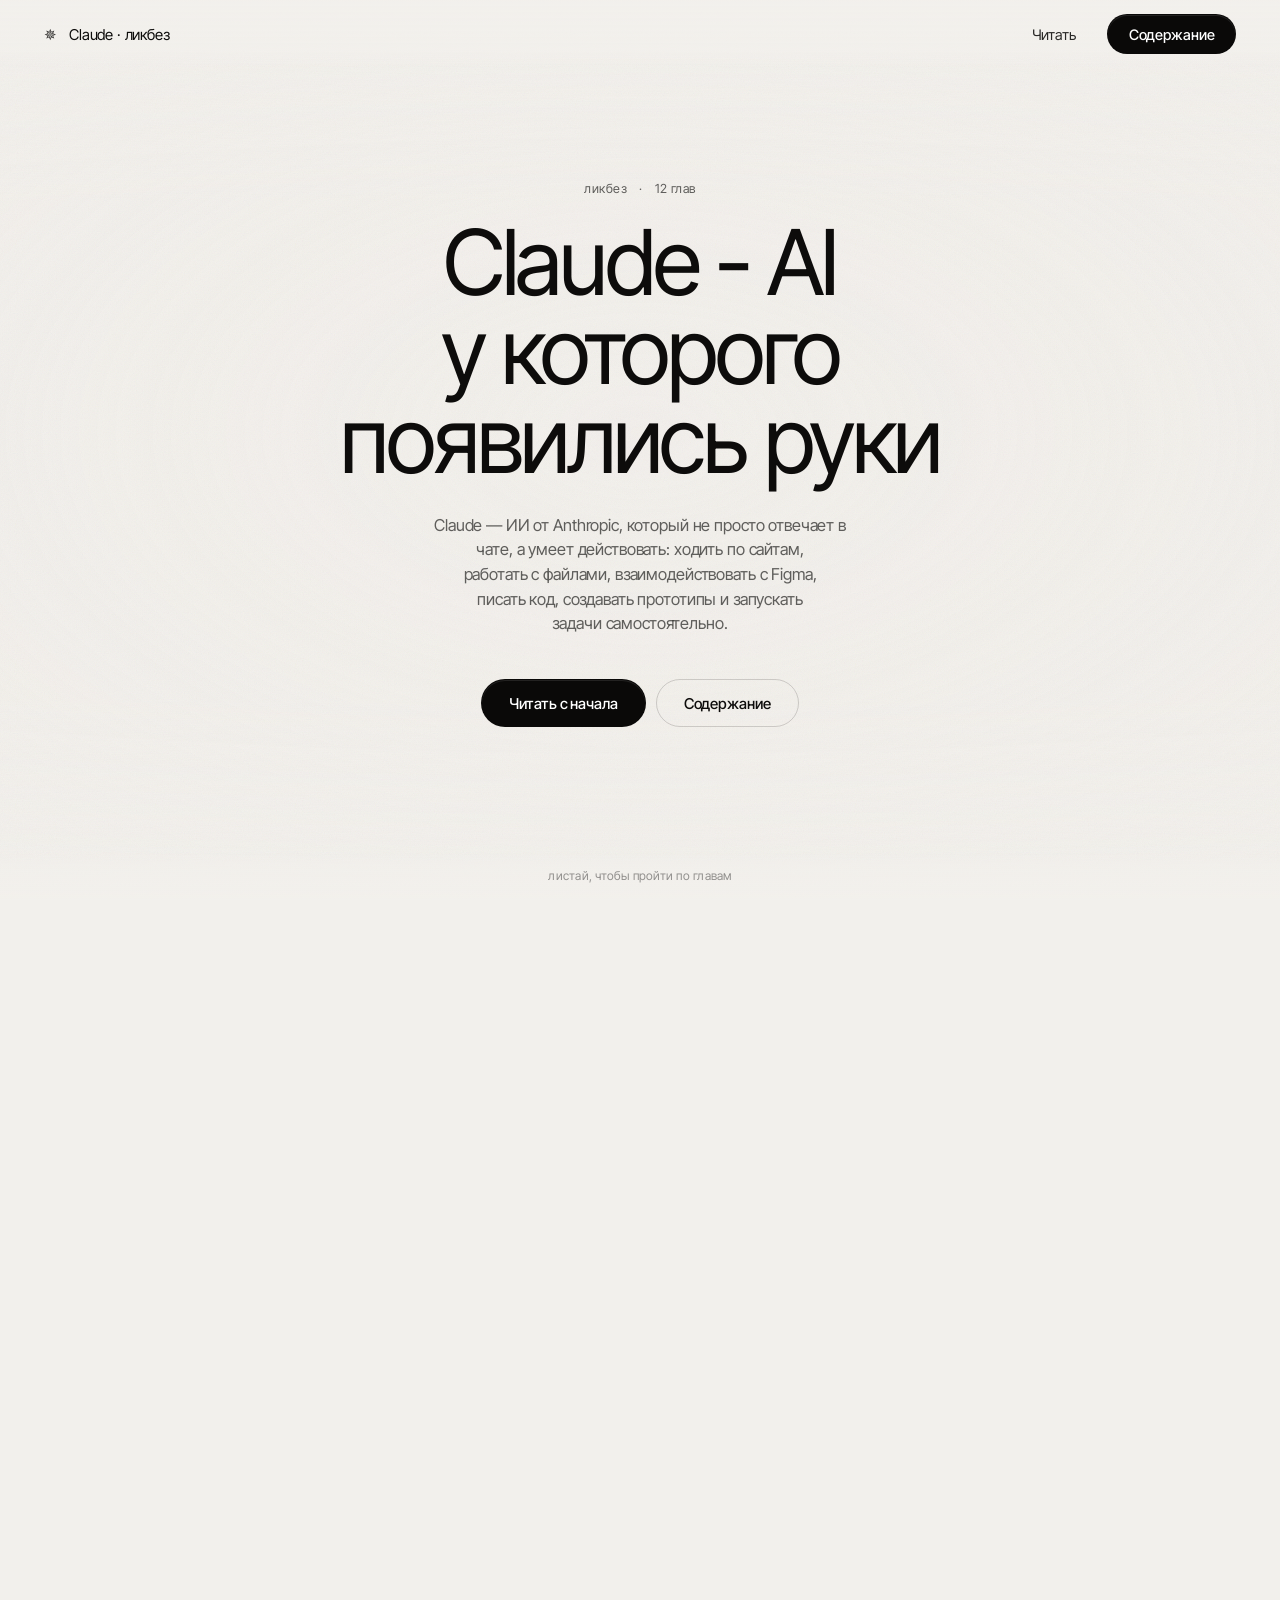
<file: v5/index.html>
<!DOCTYPE html>
<html lang="ru">
<head>
<meta charset="UTF-8">
<meta name="viewport" content="width=device-width, initial-scale=1, viewport-fit=cover">
<title>Claude: ликбез</title>
<meta name="description" content="Презентация о Claude для дизайнеров">
<link rel="icon" href="../assets/favicon.svg" type="image/svg+xml">
<link rel="preconnect" href="https://fonts.googleapis.com">
<link rel="preconnect" href="https://fonts.gstatic.com" crossorigin>
<link rel="preconnect" href="https://d2ol7oe51mr4n9.cloudfront.net" crossorigin>
<link href="https://fonts.googleapis.com/css2?family=Inter+Tight:wght@300;400;500&display=swap" rel="stylesheet">
<style>
:root{
  --fg:#0d0c0b;
  --fg-soft:rgba(13,12,11,.64);
  --fg-faint:rgba(13,12,11,.42);
  --shade:#f2f0ec;
  --rule:rgba(13,12,11,.16);
  --ease:cubic-bezier(.22,.61,.36,1);
  --ease-out:cubic-bezier(.16,1,.3,1);
  --pill-bg:#0a0908;
  --pill-fg:#ffffff;
}
*,*::before,*::after{ box-sizing:border-box; margin:0; padding:0; }
[hidden]{ display:none !important; }
html{ -webkit-text-size-adjust:100%; }
body{
  background:var(--shade);
  color:var(--fg);
  font-family:'Inter Tight','Helvetica Neue',Helvetica,Arial,sans-serif;
  font-weight:400;
  -webkit-font-smoothing:antialiased;
  -moz-osx-font-smoothing:grayscale;
  overflow-x:hidden;
}
button{ font:inherit; color:inherit; background:none; border:0; cursor:pointer; }
body.sheet-open{ overflow:hidden; }

/* ---------- фон: видео, которое прокручивает скролл ---------- */
.stage{ position:fixed; inset:0; z-index:0; overflow:hidden; background:var(--shade); }
.stage video{
  position:absolute; top:50%; left:50%; width:100%; height:100%;
  transform:translate(-50%,-50%) scale(1.02);
  object-fit:cover; filter:contrast(1.02); will-change:transform;
  /* ролик светлый: в режиме «умножение» его белый фон сливается с бумагой и остаётся только объект,
     а края кадра растворяются — поэтому его можно двигать, вращать и отражать без видимой рамки */
  mix-blend-mode:multiply;
  -webkit-mask-image:linear-gradient(to right, transparent 0, #000 14%, #000 86%, transparent 100%), linear-gradient(to bottom, transparent 0, #000 14%, #000 86%, transparent 100%);
  -webkit-mask-composite:source-in;
  mask-image:linear-gradient(to right, transparent 0, #000 14%, #000 86%, transparent 100%), linear-gradient(to bottom, transparent 0, #000 14%, #000 86%, transparent 100%);
  mask-composite:intersect;
}
/* светлая вуаль: видео очень светлое, у шапки и подвала она плотнее */
.veil{
  position:absolute; inset:0; pointer-events:none;
  background:
    linear-gradient(to bottom, rgba(242,240,236,.62) 0%, rgba(242,240,236,.12) 22%, rgba(242,240,236,.12) 78%, rgba(242,240,236,.66) 100%),
    radial-gradient(100% 80% at 50% 48%, rgba(242,240,236,0) 0%, rgba(242,240,236,.34) 100%),
    rgba(242,240,236,.20);
}
.grain{
  position:absolute; inset:-50%; opacity:.13; mix-blend-mode:multiply; pointer-events:none;
  background-image:url("data:image/svg+xml;utf8,<svg xmlns='http://www.w3.org/2000/svg' width='140' height='140'><filter id='n'><feTurbulence type='fractalNoise' baseFrequency='.85' numOctaves='3'/></filter><rect width='140' height='140' filter='url(%23n)' opacity='.5'/></svg>");
}

/* ---------- шапка, подвал, полоска прогресса ---------- */
.chrome{
  position:fixed; left:0; right:0; top:0; z-index:40;
  display:flex; align-items:center; justify-content:space-between; gap:12px;
  padding:max(14px, calc(env(safe-area-inset-top, 0px) + 12px)) clamp(16px, 3.4vw, 44px) 14px;
  background:linear-gradient(to bottom, rgba(242,240,236,.94) 0%, rgba(242,240,236,.78) 72%, rgba(242,240,236,0) 100%);
}
.mark{
  display:flex; align-items:center; gap:9px; font-size:15px; letter-spacing:-.012em;
  color:var(--fg); min-width:0; flex-shrink:1;
}
.mark-star{ opacity:.85; }
.nav{ display:flex; align-items:center; gap:clamp(14px, 2.4vw, 32px); flex-shrink:0; }
.nav .link{
  color:var(--fg); font-size:14.5px; letter-spacing:-.008em; opacity:.88;
  transition:opacity .3s var(--ease);
}
.nav .link:hover{ opacity:1; }
.count{ font-size:13px; letter-spacing:.02em; color:var(--fg-faint); font-variant-numeric:tabular-nums; }

.pill{
  display:inline-flex; align-items:center; justify-content:center; height:40px;
  padding:0 21px; border-radius:999px; background:var(--pill-bg); color:var(--pill-fg);
  font-size:14.5px; font-weight:500; letter-spacing:-.008em; text-decoration:none;
  white-space:nowrap; opacity:1; border:1px solid rgba(10,9,8,.12);
  box-shadow:0 1px 0 rgba(255,255,255,.10) inset; -webkit-text-fill-color:var(--pill-fg);
  transition:transform .4s var(--ease), background .3s var(--ease), color .3s var(--ease);
}
.nav .pill{ color:#fff; -webkit-text-fill-color:#fff; }
.pill:hover, .pill:focus-visible{ transform:translateY(-2px); background:#000; color:#fff; -webkit-text-fill-color:#fff; }
.pill:focus-visible{ outline:2px solid var(--fg); outline-offset:2px; }
.pill--ghost{ background:transparent; color:var(--fg); -webkit-text-fill-color:var(--fg); border-color:var(--rule); box-shadow:none; }
.pill--ghost:hover, .pill--ghost:focus-visible{ background:var(--fg); }

.foot{
  position:fixed; bottom:0; left:0; right:0; z-index:40; display:flex; justify-content:center;
  padding:14px clamp(16px, 4vw, 24px) max(16px, calc(env(safe-area-inset-bottom, 0px) + 12px));
  font-size:12px; line-height:1.45; letter-spacing:.02em; color:var(--fg-faint);
  text-align:center; pointer-events:none;
  background:linear-gradient(to top, rgba(242,240,236,.92) 0%, rgba(242,240,236,.72) 72%, rgba(242,240,236,0) 100%);
}
.meter{
  position:fixed; top:0; left:0; z-index:50; height:2px; width:100%;
  transform:scaleX(0); transform-origin:0 50%; background:var(--fg); opacity:.55;
}

/* ---------- панели: вступление и 12 глав ---------- */
.panels{ position:fixed; inset:0; z-index:20; pointer-events:none; }
.panel{
  position:absolute; inset:0; display:flex; flex-direction:column;
  align-items:center; justify-content:center; text-align:center;
  padding:max(104px, calc(env(safe-area-inset-top, 0px) + 88px)) clamp(20px, 5vw, 60px) max(96px, calc(env(safe-area-inset-bottom, 0px) + 80px));
  opacity:0; will-change:opacity,transform;
}
.eyebrow{
  display:flex; align-items:center; justify-content:center; flex-wrap:wrap;
  gap:6px 12px; font-size:12.5px; letter-spacing:.045em; color:var(--fg-soft);
  margin-bottom:clamp(16px,2vw,22px); max-width:min(46ch, 100%); text-align:center;
}
.panel h1{
  font-weight:400; font-size:clamp(34px, 7.1vw, 104px); line-height:.98;
  letter-spacing:-.036em; max-width:15ch; text-wrap:balance;
}
.sub{
  margin-top:clamp(18px,2.2vw,28px); font-size:clamp(15px,1.28vw,19px);
  line-height:1.5; letter-spacing:-.008em; color:var(--fg-soft);
  max-width:min(46ch, 100%); text-wrap:pretty;
}
.cta{
  margin-top:clamp(28px,3.4vw,44px); pointer-events:auto; width:100%;
  display:flex; justify-content:center; flex-wrap:wrap; gap:10px;
}
/* .cta sets pointer-events:auto, which would override the panel's none — so gate it */
.panel:not(.live) .cta{ pointer-events:none; }
.cta .pill{ height:48px; padding:0 27px; font-size:15px; max-width:min(100%, 320px); }

/* ---------- прелоадер ---------- */
.boot{
  position:fixed; inset:0; z-index:90; display:flex; flex-direction:column;
  align-items:center; justify-content:center; gap:16px; background:var(--shade);
  transition:opacity .7s var(--ease), visibility .7s;
}
.boot.done{ opacity:0; visibility:hidden; }
.boot p{ font-size:12.5px; letter-spacing:.05em; color:var(--fg-faint); }
.bar{ width:150px; height:1px; background:var(--rule); overflow:hidden; }
.bar i{ display:block; height:100%; width:100%; background:var(--fg); transform:scaleX(0); transform-origin:0 50%; }

/* высоту странице даёт только лента; её длина зависит от числа панелей */
.track{ position:relative; z-index:1; height:calc(var(--n, 3) * 180vh); min-height:3200px; }

/* ---------- лист с главой ---------- */
.sheet{
  position:fixed; inset:0; z-index:60;
  background:var(--shade);
  overflow-y:auto; overscroll-behavior:contain;
  transform:translateY(102%);
  transition:transform .9s var(--ease-out), visibility 0s .9s;
  visibility:hidden;
}
.sheet.is-open{ transform:none; visibility:visible; transition:transform .9s var(--ease-out), visibility 0s; }
.sheet__bar{
  position:sticky; top:0; z-index:2;
  display:flex; align-items:center; justify-content:space-between; gap:12px;
  padding:max(14px, calc(env(safe-area-inset-top, 0px) + 12px)) clamp(16px, 3.4vw, 44px) 14px;
  background:linear-gradient(to bottom, rgba(242,240,236,.96) 0%, rgba(242,240,236,.86) 72%, rgba(242,240,236,0) 100%);
}
.sheet__where{ font-size:13px; letter-spacing:.02em; color:var(--fg-soft); min-width:0; overflow:hidden; text-overflow:ellipsis; white-space:nowrap; }
.sheet__body{
  width:min(760px, 100% - 2 * clamp(20px, 5vw, 60px)); margin:0 auto;
  padding:clamp(24px, 6vh, 64px) 0 clamp(64px, 12vh, 120px);
  transition:opacity .35s var(--ease);
}
.sheet__body.is-swapping{ opacity:0; }

/* типографика листа — в духе промпта: тесный гротеск, много воздуха */
.doc .eyebrow{ justify-content:flex-start; text-align:left; margin-bottom:18px; }
.doc h1{ font-weight:400; font-size:clamp(40px, 6.4vw, 88px); line-height:.98; letter-spacing:-.036em; text-wrap:balance; }
.doc h2{ margin-top:22px; font-weight:400; font-size:clamp(19px, 1.7vw, 24px); line-height:1.35; letter-spacing:-.012em; color:var(--fg-soft); text-wrap:balance; }
.doc h3{ margin-top:clamp(56px, 9vh, 96px); padding-top:22px; border-top:1px solid var(--rule); font-weight:400; font-size:clamp(26px, 3vw, 40px); line-height:1.08; letter-spacing:-.028em; text-wrap:balance; }
.doc h4{ margin-top:40px; font-weight:500; font-size:clamp(18px, 1.5vw, 21px); line-height:1.3; letter-spacing:-.014em; }
.doc p, .doc li, .doc td, .doc th{ font-size:clamp(16px, 1.2vw, 18px); line-height:1.6; letter-spacing:-.006em; text-wrap:pretty; }
.doc > * + *, .doc .card > * + *{ margin-top:14px; }
.doc h1 + *{ margin-top:22px; }
.doc h3 + *, .doc h4 + *{ margin-top:12px; }
.doc strong, .doc b{ font-weight:500; }
.doc a{ color:inherit; text-underline-offset:3px; }
.doc s{ color:var(--fg-faint); }
.doc ul, .doc ol{ padding-left:1.2em; }
.doc li + li{ margin-top:6px; }
.doc li::marker{ color:var(--fg-faint); }
.doc blockquote{
  position:relative; padding:16px 20px; border-radius:16px;
  background:rgba(13,12,11,.05); box-shadow:inset 0 0 0 1px var(--rule);
}
.doc blockquote p{ font-size:clamp(15px, 1.1vw, 17px); }
.doc .tag{ display:inline-block; margin-left:6px; padding:0 9px; border-radius:999px; box-shadow:inset 0 0 0 1px var(--rule); font-size:12px; line-height:1.8; color:var(--fg-soft); white-space:nowrap; vertical-align:2px; }
.doc .fact, .doc .warn, .doc .note{ padding-left:16px; border-left:2px solid var(--fg); }
.doc .note, .doc .when-not, .doc .aside{ color:var(--fg-soft); }
.doc aside.draft, .doc p.draft{ display:block; padding:12px 16px; border-radius:12px; border:1px dashed var(--fg-faint); color:var(--fg-soft); font-size:14px; font-style:italic; }
.doc aside.draft::before{ content:"черновик · "; font-style:normal; font-weight:500; }
.doc .draft-inline{ color:var(--fg-soft); font-style:italic; }
.doc .cards, .doc .groups{ display:grid; grid-template-columns:repeat(auto-fit, minmax(220px, 1fr)); gap:1px; background:var(--rule); border:1px solid var(--rule); border-radius:16px; overflow:hidden; }
.doc .card, .doc .groups > div{ background:var(--shade); padding:20px; }
.doc .card h3, .doc .card h4{ margin:0; padding:0; border:0; font-size:22px; font-weight:500; letter-spacing:-.02em; }
.doc .card p, .doc .card li{ font-size:15px; }
.doc .groups b{ display:block; margin-bottom:6px; }
.doc .compare{ display:grid; grid-template-columns:1fr 1fr; gap:10px; }
.doc .compare > div{ padding:16px 18px; border-radius:14px; box-shadow:inset 0 0 0 1px var(--rule); font-size:16px; line-height:1.55; }
.doc .compare .good{ background:var(--fg); color:var(--shade); box-shadow:none; }
.doc .template{ border-top:1px solid var(--rule); }
.doc .template > div{ padding:10px 0; border-bottom:1px solid var(--rule); font-size:16px; }
.doc .table-wrap{ overflow-x:auto; }
.doc table{ width:100%; border-collapse:collapse; }
.doc th, .doc td{ padding:12px 16px 12px 0; text-align:left; vertical-align:top; border-top:1px solid var(--rule); }
.doc th{ border-top:0; font-size:12.5px; letter-spacing:.045em; color:var(--fg-soft); font-weight:400; }
.doc .thanks{ min-height:50vh; display:grid; place-content:center; text-align:center; }
.doc .thanks__title{ font-size:clamp(72px, 12vw, 180px); }
.doc .thanks__note{ color:var(--fg-soft); }

.next{
  display:block; width:100%; text-align:left;
  margin-top:clamp(64px, 12vh, 120px); padding-top:22px; border-top:1px solid var(--rule);
}
.next small{ display:block; font-size:12.5px; letter-spacing:.045em; color:var(--fg-soft); }
.next strong{ display:block; margin-top:10px; font-weight:400; font-size:clamp(34px, 5vw, 64px); line-height:1; letter-spacing:-.036em; transition:transform .5s var(--ease); }
.next:hover strong{ transform:translateX(10px); }

/* ---------- меню-содержание ---------- */
.menu{
  position:fixed; inset:0; z-index:70;
  background:rgba(242,240,236,.97);
  -webkit-backdrop-filter:blur(12px); backdrop-filter:blur(12px);
  overflow-y:auto;
  opacity:0; visibility:hidden;
  transition:opacity .45s var(--ease), visibility 0s .45s;
}
.menu.is-open{ opacity:1; visibility:visible; transition:opacity .45s var(--ease), visibility 0s; }
/* шапка остаётся над меню — в ней кнопка «Закрыть» */
body.menu-open .chrome{ z-index:80; background:none; }
.menu__inner{ width:min(980px, 100% - 2 * clamp(20px, 5vw, 60px)); margin:0 auto; padding:max(96px, calc(env(safe-area-inset-top, 0px) + 84px)) 0 64px; }
.menu__list{ list-style:none; border-top:1px solid var(--rule); }
.menu__list li{ border-bottom:1px solid var(--rule); }
.menu__link{
  display:flex; align-items:baseline; gap:clamp(14px, 3vw, 32px); width:100%; text-align:left;
  padding:clamp(12px, 1.8vh, 18px) 0;
  transform:translateY(12px); opacity:0;
  transition:transform .6s var(--ease-out), opacity .6s var(--ease), color .3s var(--ease);
}
.menu.is-open .menu__link{ transform:none; opacity:1; transition-delay:calc(var(--i) * 28ms), calc(var(--i) * 28ms), 0s; }
.menu__num{ flex:none; width:2.2em; font-size:12.5px; letter-spacing:.045em; color:var(--fg-faint); font-variant-numeric:tabular-nums; }
.menu__title{ font-size:clamp(26px, 3.6vw, 48px); line-height:1.02; letter-spacing:-.032em; }
.menu__list:hover .menu__link{ color:var(--fg-faint); }
.menu__list .menu__link:hover, .menu__link:focus-visible{ color:var(--fg); }
.menu__link.is-current .menu__num{ color:var(--fg); }

/* ---------- адаптив ---------- */
@media (max-width:900px){
  .veil{
    background:
      linear-gradient(to bottom, rgba(242,240,236,.72) 0%, rgba(242,240,236,.18) 24%, rgba(242,240,236,.18) 76%, rgba(242,240,236,.74) 100%),
      radial-gradient(100% 80% at 50% 48%, rgba(242,240,236,0) 0%, rgba(242,240,236,.40) 100%),
      rgba(242,240,236,.24);
  }
}
@media (max-width:720px){
  .nav .link, .count{ display:none; }
  .mark{ font-size:14px; }
  .nav .pill{ height:38px; padding:0 16px; font-size:13.5px; }
  .panel h1{ max-width:12ch; font-size:clamp(30px, 9.8vw, 52px); }
  .sub{ font-size:15px; max-width:34ch; }
  .panel{ padding:max(92px, calc(env(safe-area-inset-top, 0px) + 76px)) 18px max(88px, calc(env(safe-area-inset-bottom, 0px) + 72px)); }
  .foot{ font-size:11px; }
  .doc .compare{ grid-template-columns:1fr; }
}
@media (max-width:420px){
  .mark-star{ display:none; }
  .nav .pill{ height:36px; padding:0 14px; font-size:13px; }
  .panel h1{ max-width:11ch; font-size:clamp(28px, 10.5vw, 40px); }
  .eyebrow{ font-size:11px; letter-spacing:.04em; max-width:28ch; }
  .cta .pill{ width:100%; max-width:280px; height:44px; padding:0 20px; font-size:14px; }
}
@media (max-height:520px) and (orientation:landscape){
  .panel{ padding:max(72px, calc(env(safe-area-inset-top, 0px) + 56px)) 24px max(64px, calc(env(safe-area-inset-bottom, 0px) + 48px)); }
  .panel h1{ font-size:clamp(28px, 8vh, 44px); }
  .sub{ margin-top:12px; font-size:14px; }
  .cta{ margin-top:16px; }
}
@media (prefers-reduced-motion:reduce){
  .sheet, .menu, .menu__link, .sheet__body{ transition-duration:.01ms !important; transition-delay:0s !important; }
}
</style>
</head>
<body>

<div class="boot" id="boot">
  <div class="bar"><i id="bootBar"></i></div>
  <p id="bootPct">ЗАГРУЗКА 0%</p>
</div>

<div class="stage">
  <video id="clip" muted playsinline preload="auto" disablepictureinpicture></video>
  <div class="veil"></div>
  <div class="grain"></div>
</div>

<i class="meter" id="meter"></i>

<header class="chrome">
  <div class="mark"><span class="mark-star" aria-hidden="true">&#10037;</span>&nbsp;Claude · ликбез</div>
  <nav class="nav">
    <span class="count" id="count"></span>
    <button class="link" type="button" data-read="0">Читать</button>
    <button class="pill" type="button" data-menu>Содержание</button>
  </nav>
</header>

<!-- панели собираются из глав; первая — вступление -->
<main class="panels" id="panels">
  <section class="panel" data-panel>
    <p class="eyebrow">ликбез <span>&middot;</span> 12 глав</p>
    <h1>Claude - AI у которого появились руки</h1>
    <p class="sub">Claude — ИИ от Anthropic, который не просто отвечает в чате, а умеет действовать: ходить по сайтам, работать с файлами, взаимодействовать с Figma, писать код, создавать прототипы и запускать задачи самостоятельно.</p>
    <div class="cta"><button class="pill" type="button" data-read="0">Читать с начала</button><button class="pill pill--ghost" type="button" data-menu>Содержание</button></div>
  </section>
</main>

<footer class="foot" id="foot">листай, чтобы пройти по главам</footer>

<div class="track" id="track"></div>

<!-- лист с полным текстом главы -->
<div class="sheet" id="sheet" role="dialog" aria-modal="true" aria-label="Глава">
  <div class="sheet__bar">
    <span class="sheet__where" id="sheetWhere"></span>
    <button class="pill" type="button" id="sheetClose">Закрыть</button>
  </div>
  <article class="sheet__body doc" id="sheetBody"></article>
</div>

<!-- меню -->
<div class="menu" id="menu" role="dialog" aria-modal="true" aria-label="Содержание">
  <div class="menu__inner">
    <ol class="menu__list" id="menuList"></ol>
  </div>
</div>

<script src="../vendor/marked.min.js"></script>
<script>
(function(){
  "use strict";

  // Главы — те же файлы, что и в основной версии. Текст не меняем.
  var SLIDES = [
    { id:"likbez",      title:"ликбез",                               file:"../content/01-likbez.md" },
    { id:"where",       title:"chat/chrome/design/code",              file:"../content/02-where.md" },
    { id:"chrome",      title:"Claude in Chrome",                     file:"../content/03-chrome.md" },
    { id:"design",      title:"Claude Design",                        file:"../content/04-design.md" },
    { id:"code",        title:"Claude Code",                          file:"../content/05-code.md" },
    { id:"connectors",  title:"Connectors",                           file:"../content/06-connectors.md" },
    { id:"skills",      title:"Skills",                               file:"../content/07-skills.md" },
    { id:"limits",      title:"Особенности, лимиты и промпт-гигиена", file:"../content/08-limits.md" },
    { id:"task",        title:"Ставим задачу эффективно",             file:"../content/09-task.md" },
    { id:"inspiration", title:"Инспирейшн",                           file:"../content/10-inspiration.md" },
    { id:"personal",    title:"От себя",                              file:"../content/11-personal.md" },
    { id:"thanks",      title:"Спасибо",                              file:"../content/12-thanks.md" }
  ];

  // 1920×1080, 10.04s, 241 frames, all-intra: каждый кадр — ключевой,
  // поэтому прокрутка может мгновенно встать на любой кадр.
  var VIDEO_URL = "https://d2ol7oe51mr4n9.cloudfront.net/user_38xzZboKViGWJOttwIXH07lWA1P/45567745-d826-44a2-a5ce-7ef670944e60.mp4";

  var $ = function(id){ return document.getElementById(id); };
  var clip = $("clip"), boot = $("boot"), bootBar = $("bootBar"), bootPct = $("bootPct"), meter = $("meter");
  var panelsEl = $("panels"), track = $("track"), foot = $("foot"), countEl = $("count");
  var sheet = $("sheet"), sheetBody = $("sheetBody"), sheetWhere = $("sheetWhere");
  var menu = $("menu"), menuList = $("menuList");
  var pad = function(n){ return String(n).padStart(2, "0"); };
  var md = [];

  function clamp(v, a, b){ return Math.min(b, Math.max(a, v)); }
  function smooth(t){ return t * t * (3 - 2 * t); }
  function ramp(p, a, b){ if (b <= a) return p >= b ? 1 : 0; return smooth(clamp((p - a) / (b - a), 0, 1)); }
  function esc(s){ return String(s).replace(/&/g, "&amp;").replace(/</g, "&lt;").replace(/>/g, "&gt;"); }

  // ---------- главы: заголовок, подзаголовок, тело ----------
  function parse(i){
    var tpl = document.createElement("template");
    tpl.innerHTML = marked.parse(md[i] || "");
    var kids = [].slice.call(tpl.content.children);
    var h1 = kids.filter(function(n){ return n.tagName === "H1"; })[0];
    var h2 = h1 && h1.nextElementSibling && h1.nextElementSibling.tagName === "H2" ? h1.nextElementSibling : null;
    return { tpl: tpl, h1: h1, h2: h2 };
  }

  // ---------- панели: вступление + по одной на главу ----------
  var panels = [], CUES = [];
  function buildPanels(){
    SLIDES.forEach(function(s, i){
      var p = parse(i);
      var sec = document.createElement("section");
      sec.className = "panel";
      sec.setAttribute("data-panel", "");
      var title = p.h1 ? p.h1.textContent : s.title;
      sec.innerHTML =
        '<p class="eyebrow">Глава ' + pad(i + 1) + ' <span>&middot;</span> ' + pad(SLIDES.length) + '</p>' +
        '<h1>' + esc(title) + '</h1>' +
        (p.h2 ? '<p class="sub">' + p.h2.innerHTML + '</p>' : '') +
        '<div class="cta"><button class="pill" type="button" data-read="' + i + '">Читать главу</button></div>';
      panelsEl.appendChild(sec);
    });
    panels = [].slice.call(document.querySelectorAll("[data-panel]"));
    // Каждая панель владеет своим отрезком прокрутки: появилась → видна → ушла.
    // Между отрезками — пустые зоны, где видно только видео: две панели не читаются одновременно.
    var n = panels.length, w = 1 / n;
    CUES = panels.map(function(_, i){
      var a = i * w;
      if (i === 0) return [0, 0, a + w * 0.55, a + w * 0.75];
      if (i === n - 1) return [a + w * 0.15, a + w * 0.4, 1.1, 1.2];
      return [a + w * 0.15, a + w * 0.4, a + w * 0.6, a + w * 0.85];
    });
    track.style.setProperty("--n", n);
  }

  // ---------- бублик: у каждой панели своё положение ----------
  // x, y — сдвиг в % экрана; s — масштаб; r — наклон в градусах; f — 1 или −1 (отражение).
  // Между панелями положения плавно перетекают; при смене f ролик переворачивается, как карточка.
  var POSES = [
    { x:  0, y:  0, s: 1.02, r:   0, f:  1 },
    { x: 24, y:  6, s: 0.86, r:  -8, f: -1 },
    { x:-24, y: -4, s: 0.92, r:   7, f:  1 },
    { x:  0, y: 14, s: 1.32, r:   0, f: -1 },
    { x: 28, y:-10, s: 0.78, r:  14, f:  1 },
    { x:-26, y:  8, s: 0.9,  r: -12, f: -1 },
    { x: 18, y: 16, s: 1.15, r:   5, f:  1 },
    { x:-18, y:-14, s: 0.82, r:  -6, f: -1 },
    { x:  0, y: -8, s: 1.24, r:  10, f:  1 },
    { x: 26, y:  0, s: 0.88, r: -14, f: -1 },
    { x:-28, y:  4, s: 0.94, r:   9, f:  1 },
    { x: 12, y: 10, s: 1.08, r:  -4, f: -1 },
    { x:  0, y:  0, s: 1.02, r:   0, f:  1 }
  ];
  var mouse = { x: 0, y: 0, sx: 0, sy: 0 };
  window.addEventListener("pointermove", function(e){
    mouse.x = e.clientX / innerWidth * 2 - 1;
    mouse.y = e.clientY / innerHeight * 2 - 1;
  }, { passive: true });
  var poseAt = 0;
  function placeClip(){
    var n = panels.length || 1;
    // позиция в «панелях»: центр панели i — это i
    var target = clamp(progress * n - 0.5, 0, n - 1);
    poseAt += (target - poseAt) * 0.08;
    var i = Math.floor(poseAt), k = smooth(poseAt - i);
    var a = POSES[i % POSES.length], b = POSES[Math.min(i + 1, n - 1) % POSES.length];
    var L = function(p){ return a[p] + (b[p] - a[p]) * k; };
    mouse.sx += (mouse.x - mouse.sx) * 0.04;
    mouse.sy += (mouse.y - mouse.sy) * 0.04;
    var x = L("x") + mouse.sx * 2.5, y = L("y") + mouse.sy * 2.5;
    var s = L("s"), r = L("r") + mouse.sx * 3, f = L("f");
    // при |f| около нуля ролик «на ребре» — чуть подтягиваем, чтобы не исчезал совсем
    var fx = (Math.abs(f) < 0.06 ? (f < 0 ? -0.06 : 0.06) : f);
    clip.style.transform = "translate(-50%,-50%) translate(" + x.toFixed(2) + "vw," + y.toFixed(2) + "vh) rotate(" + r.toFixed(2) + "deg) scale(" + (s * fx).toFixed(3) + "," + s.toFixed(3) + ")";
  }

  // ---------- прокрутка видео ----------
  var DRIFT = 22;
  var progress = 0, seekTo = 0, seekAt = 0, duration = 0, ready = false, visible = 0;

  function readScroll(){
    var max = document.documentElement.scrollHeight - window.innerHeight;
    progress = max > 0 ? clamp(window.pageYOffset / max, 0, 1) : 0;
    if (duration) seekTo = progress * duration;
  }

  function paint(){
    meter.style.transform = "scaleX(" + progress + ")";
    var best = 0, bestO = -1;
    for (var i = 0; i < panels.length; i++){
      var el = panels[i], c = CUES[i];
      var enter = ramp(progress, c[0], c[1]);
      var leave = ramp(progress, c[2], c[3]);
      var o = enter * (1 - leave);
      var y = (1 - enter) * DRIFT - leave * DRIFT;
      el.style.opacity = o;
      el.style.transform = "translate3d(0," + y + "px,0)";
      el.style.pointerEvents = o > 0.6 ? "auto" : "none";
      el.classList.toggle("live", o > 0.6); // кнопки невидимых панелей не должны ловить клики
      if (o > bestO){ bestO = o; best = i; }
    }
    if (best !== visible){
      visible = best;
      countEl.textContent = best > 0 ? pad(best) + " / " + pad(SLIDES.length) : "";
      foot.textContent = best > 0 ? SLIDES[best - 1].title : "листай, чтобы пройти по главам";
    }
  }

  function frame(){
    if (ready && duration){
      var gap = seekTo - seekAt;
      if (Math.abs(gap) > 0.0008){
        // плавно догоняем цель, а не прыгаем — так прокрутка без рывков
        seekAt += gap * 0.115;
        if (clip.readyState >= 2 && !clip.seeking){
          try { clip.currentTime = seekAt; } catch (e) {}
        }
      }
    }
    paint();
    placeClip();
    requestAnimationFrame(frame);
  }

  function setProgress(f){
    bootBar.style.transform = "scaleX(" + f + ")";
    bootPct.textContent = "ЗАГРУЗКА " + Math.round(f * 100) + "%";
  }

  var started = false, textsReady = false, videoReady = false;
  function start(){
    videoReady = true;
    if (started || !textsReady) return;
    started = true;
    ready = true;
    boot.classList.add("done");
    readScroll();
    seekAt = seekTo;
    var i = SLIDES.findIndex(function(s){ return "#" + s.id === location.hash; });
    if (i >= 0) openSheet(i, true);
  }

  var attached = false;
  function attach(src){
    if (attached) return;
    attached = true;
    clip.addEventListener("loadedmetadata", function(){
      duration = clip.duration || 0;
      clip.pause();
      readScroll();
      seekAt = seekTo;
      try { clip.currentTime = seekAt; } catch (e) {}
    });
    clip.addEventListener("loadeddata", start);
    clip.addEventListener("canplaythrough", start);
    clip.addEventListener("error", start);
    clip.src = src;
    clip.load();
    setTimeout(start, 12000);
  }

  // Ролик грузим целиком в память: перемотка внутри загруженного файла почти мгновенная,
  // а запросы кусками по сети превращают прокрутку в слайд-шоу.
  function preload(){
    var ctrl = window.AbortController ? new AbortController() : null;
    var bail = setTimeout(function(){
      if (attached) return;
      if (ctrl) ctrl.abort();
      setProgress(1);
      attach(VIDEO_URL);
    }, 15000);
    fetch(VIDEO_URL, ctrl ? { signal: ctrl.signal } : {})
      .then(function(res){
        if (!res.ok || !res.body) throw new Error("fetch failed");
        var total = +res.headers.get("content-length") || 0;
        var reader = res.body.getReader(), chunks = [], got = 0;
        return new Promise(function(resolve, reject){
          (function pump(){
            reader.read().then(function(r){
              if (r.done){ resolve(new Blob(chunks, { type: "video/mp4" })); return; }
              chunks.push(r.value);
              got += r.value.length;
              setProgress(total ? got / total : Math.min(got / 11e6, 0.95));
              pump();
            }).catch(reject);
          })();
        });
      })
      .then(function(blob){ clearTimeout(bail); setProgress(1); attach(URL.createObjectURL(blob)); })
      .catch(function(){ clearTimeout(bail); setProgress(1); attach(VIDEO_URL); });
  }

  // iOS не рисует кадр видео, которое ни разу не запускали: один раз
  // запускаем его при первом касании и сразу ставим на паузу.
  function unlock(){
    var p = clip.play();
    if (p && p.then) p.then(function(){ clip.pause(); }).catch(function(){});
    else clip.pause();
  }
  ["touchstart", "pointerdown", "wheel", "keydown"].forEach(function(ev){
    window.addEventListener(ev, unlock, { once: true, passive: true });
  });

  // ---------- лист с главой ----------
  var current = -1;
  function renderSheet(i){
    var p = parse(i);
    var html = '<p class="eyebrow">Глава ' + pad(i + 1) + ' <span>&middot;</span> ' + pad(SLIDES.length) + '</p>';
    var wrap = document.createElement("div");
    [].slice.call(p.tpl.content.childNodes).forEach(function(n){ wrap.appendChild(n); });
    wrap.querySelectorAll("table").forEach(function(t){ var w = document.createElement("div"); w.className = "table-wrap"; t.parentNode.replaceChild(w, t); w.appendChild(t); });
    wrap.querySelectorAll("a[href^='http']").forEach(function(a){ a.target = "_blank"; a.rel = "noopener"; });
    html += wrap.innerHTML;
    if (i < SLIDES.length - 1){
      html += '<button class="next" type="button" data-read="' + (i + 1) + '"><small>Дальше · глава ' + pad(i + 2) + '</small><strong>' + esc(SLIDES[i + 1].title) + '</strong></button>';
    }
    sheetBody.innerHTML = html;
    sheetWhere.textContent = pad(i + 1) + " · " + SLIDES[i].title;
  }

  function scrollToPanel(i, behavior){
    var c = CUES[i];
    var mid = (c[1] + Math.min(c[2], 1)) / 2;
    var max = document.documentElement.scrollHeight - window.innerHeight;
    window.scrollTo({ top: mid * max, behavior: behavior || "smooth" });
  }

  function openSheet(i, instant){
    closeMenu();
    var swap = sheet.classList.contains("is-open") && current !== i;
    current = i;
    // за листом лента тоже переезжает на эту главу — после закрытия ты окажешься на ней
    scrollToPanel(i + 1, "auto");
    if (swap){
      sheetBody.classList.add("is-swapping");
      setTimeout(function(){ renderSheet(i); sheet.scrollTop = 0; sheetBody.classList.remove("is-swapping"); }, 350);
    } else {
      renderSheet(i);
      sheet.scrollTop = 0;
      if (instant) sheet.style.transition = "none";
      sheet.classList.add("is-open");
      body().classList.add("sheet-open");
      if (instant) requestAnimationFrame(function(){ sheet.style.transition = ""; });
    }
    var hash = "#" + SLIDES[i].id;
    if (location.hash !== hash) history.replaceState(null, "", hash);
    markMenu();
  }
  function closeSheet(){
    if (!sheet.classList.contains("is-open")) return;
    sheet.classList.remove("is-open");
    body().classList.remove("sheet-open");
    history.replaceState(null, "", location.pathname);
  }
  function body(){ return document.body; }
  $("sheetClose").addEventListener("click", closeSheet);

  // ---------- меню ----------
  function buildMenu(){
    SLIDES.forEach(function(s, i){
      var li = document.createElement("li");
      var b = document.createElement("button");
      b.type = "button";
      b.className = "menu__link";
      b.style.setProperty("--i", i);
      b.innerHTML = '<span class="menu__num">' + pad(i + 1) + '</span><span class="menu__title">' + esc(s.title) + '</span>';
      b.addEventListener("click", function(){
        if (sheet.classList.contains("is-open")) { openSheet(i); return; }
        closeMenu();
        scrollToPanel(i + 1);   // лента едет к главе, видео прокручивается вместе с ней
      });
      li.appendChild(b);
      menuList.appendChild(li);
    });
  }
  function markMenu(){
    [].forEach.call(menuList.children, function(li, i){ li.firstChild.classList.toggle("is-current", i === current); });
  }
  function openMenu(){ document.body.classList.add("menu-open"); menu.classList.add("is-open"); document.querySelectorAll("[data-menu]").forEach(function(b){ b.textContent = "Закрыть"; }); }
  function closeMenu(){ document.body.classList.remove("menu-open"); menu.classList.remove("is-open"); document.querySelectorAll("[data-menu]").forEach(function(b){ b.textContent = "Содержание"; }); }

  document.addEventListener("click", function(e){
    var r = e.target.closest("[data-read]");
    if (r){ openSheet(+r.getAttribute("data-read")); return; }
    if (e.target.closest("[data-menu]")){ menu.classList.contains("is-open") ? closeMenu() : openMenu(); return; }
  });
  document.addEventListener("keydown", function(e){
    if (e.key === "Escape"){ if (menu.classList.contains("is-open")) closeMenu(); else closeSheet(); }
    if (!sheet.classList.contains("is-open")) return;
    if (e.key === "ArrowRight" && current < SLIDES.length - 1) openSheet(current + 1);
    if (e.key === "ArrowLeft" && current > 0) openSheet(current - 1);
  });

  window.addEventListener("scroll", readScroll, { passive: true });
  window.addEventListener("resize", readScroll);

  // ---------- загрузка: тексты глав + видео ----------
  Promise.all(SLIDES.map(function(s, i){
    return fetch(s.file).then(function(r){ return r.ok ? r.text() : ""; }).catch(function(){ return ""; })
      .then(function(t){ md[i] = t; });
  })).then(function(){
    buildPanels();
    buildMenu();
    textsReady = true;
    readScroll();
    paint();
    if (videoReady) { videoReady = false; start(); }
  });

  readScroll();
  preload();
  requestAnimationFrame(frame);
})();
</script>
</body>
</html>
</file>
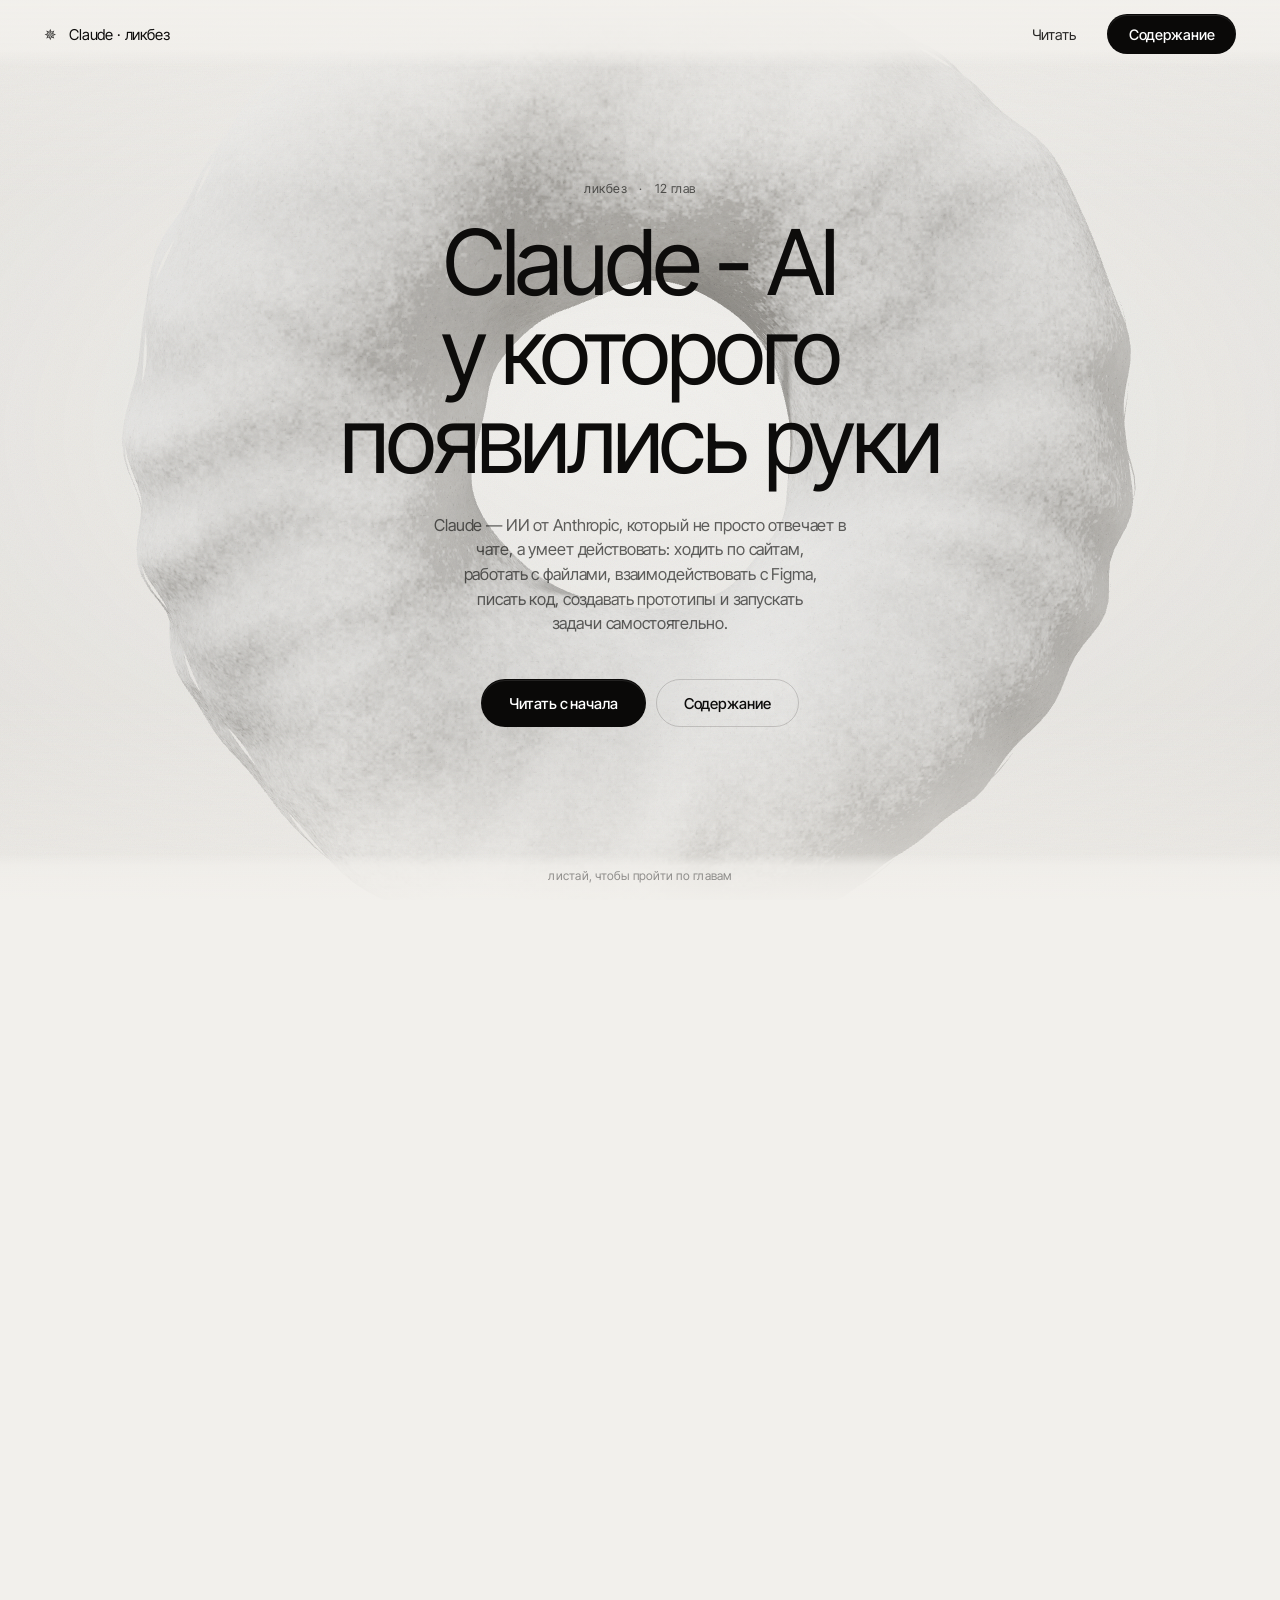
<file: v6/index.html>
<!DOCTYPE html>
<html lang="ru">
<head>
<meta charset="UTF-8">
<meta name="viewport" content="width=device-width, initial-scale=1, viewport-fit=cover">
<title>Claude · живой бублик</title>
<meta name="description" content="Презентация о Claude для дизайнеров">
<link rel="icon" href="../assets/favicon.svg" type="image/svg+xml">
<link rel="preconnect" href="https://fonts.googleapis.com">
<link rel="preconnect" href="https://fonts.gstatic.com" crossorigin>
<link rel="preconnect" href="https://d2ol7oe51mr4n9.cloudfront.net" crossorigin>
<link href="https://fonts.googleapis.com/css2?family=Inter+Tight:wght@300;400;500&display=swap" rel="stylesheet">
<style>
:root{
  --fg:#0d0c0b;
  --fg-soft:rgba(13,12,11,.64);
  --fg-faint:rgba(13,12,11,.42);
  --shade:#f2f0ec;
  --rule:rgba(13,12,11,.16);
  --ease:cubic-bezier(.22,.61,.36,1);
  --ease-out:cubic-bezier(.16,1,.3,1);
  --pill-bg:#0a0908;
  --pill-fg:#ffffff;
}
*,*::before,*::after{ box-sizing:border-box; margin:0; padding:0; }
[hidden]{ display:none !important; }
html{ -webkit-text-size-adjust:100%; }
body{
  background:var(--shade);
  color:var(--fg);
  font-family:'Inter Tight','Helvetica Neue',Helvetica,Arial,sans-serif;
  font-weight:400;
  -webkit-font-smoothing:antialiased;
  -moz-osx-font-smoothing:grayscale;
  overflow-x:hidden;
}
button{ font:inherit; color:inherit; background:none; border:0; cursor:pointer; }
body.sheet-open{ overflow:hidden; }

/* ---------- фон: живой 3D-бублик (WebGL), его кадр задаёт прокрутка ---------- */
.stage{ position:fixed; inset:0; z-index:0; overflow:hidden;
  background:radial-gradient(120% 95% at 50% 42%, #f1f0ee 0%, #e4e2df 55%, #d3d0cc 100%); }
.stage canvas{ position:absolute; inset:0; width:100%; height:100%; display:block; }
/* ?compare — маленькое окно с оригинальным роликом, идёт синхронно с живым бубликом */
.ref{ position:fixed; right:16px; bottom:56px; z-index:30; width:min(30vw,320px); aspect-ratio:16/9;
  border-radius:12px; overflow:hidden; box-shadow:0 10px 30px rgba(0,0,0,.18); background:#e8e6e3; display:none; }
.ref video{ width:100%; height:100%; object-fit:cover; display:block; }
.ref span{ position:absolute; left:8px; top:6px; font-size:10.5px; letter-spacing:.06em; text-transform:uppercase; color:rgba(0,0,0,.5); }
body.compare .ref{ display:block; }
/* светлая вуаль: видео очень светлое, у шапки и подвала она плотнее */
.veil{
  position:absolute; inset:0; pointer-events:none;
  background:
    linear-gradient(to bottom, rgba(242,240,236,.62) 0%, rgba(242,240,236,.0) 22%, rgba(242,240,236,.0) 78%, rgba(242,240,236,.66) 100%),
    radial-gradient(100% 80% at 50% 48%, rgba(242,240,236,0) 0%, rgba(242,240,236,.18) 100%),
    rgba(242,240,236,.06);
}
.grain{
  position:absolute; inset:-50%; opacity:.13; mix-blend-mode:multiply; pointer-events:none;
  background-image:url("data:image/svg+xml;utf8,<svg xmlns='http://www.w3.org/2000/svg' width='140' height='140'><filter id='n'><feTurbulence type='fractalNoise' baseFrequency='.85' numOctaves='3'/></filter><rect width='140' height='140' filter='url(%23n)' opacity='.5'/></svg>");
}

/* ---------- шапка, подвал, полоска прогресса ---------- */
.chrome{
  position:fixed; left:0; right:0; top:0; z-index:40;
  display:flex; align-items:center; justify-content:space-between; gap:12px;
  padding:max(14px, calc(env(safe-area-inset-top, 0px) + 12px)) clamp(16px, 3.4vw, 44px) 14px;
  background:linear-gradient(to bottom, rgba(242,240,236,.94) 0%, rgba(242,240,236,.78) 72%, rgba(242,240,236,0) 100%);
}
.mark{
  display:flex; align-items:center; gap:9px; font-size:15px; letter-spacing:-.012em;
  color:var(--fg); min-width:0; flex-shrink:1;
}
.mark-star{ opacity:.85; }
.nav{ display:flex; align-items:center; gap:clamp(14px, 2.4vw, 32px); flex-shrink:0; }
.nav .link{
  color:var(--fg); font-size:14.5px; letter-spacing:-.008em; opacity:.88;
  transition:opacity .3s var(--ease);
}
.nav .link:hover{ opacity:1; }
.count{ font-size:13px; letter-spacing:.02em; color:var(--fg-faint); font-variant-numeric:tabular-nums; }

.pill{
  display:inline-flex; align-items:center; justify-content:center; height:40px;
  padding:0 21px; border-radius:999px; background:var(--pill-bg); color:var(--pill-fg);
  font-size:14.5px; font-weight:500; letter-spacing:-.008em; text-decoration:none;
  white-space:nowrap; opacity:1; border:1px solid rgba(10,9,8,.12);
  box-shadow:0 1px 0 rgba(255,255,255,.10) inset; -webkit-text-fill-color:var(--pill-fg);
  transition:transform .4s var(--ease), background .3s var(--ease), color .3s var(--ease);
}
.nav .pill{ color:#fff; -webkit-text-fill-color:#fff; }
.pill:hover, .pill:focus-visible{ transform:translateY(-2px); background:#000; color:#fff; -webkit-text-fill-color:#fff; }
.pill:focus-visible{ outline:2px solid var(--fg); outline-offset:2px; }
.pill--ghost{ background:transparent; color:var(--fg); -webkit-text-fill-color:var(--fg); border-color:var(--rule); box-shadow:none; }
.pill--ghost:hover, .pill--ghost:focus-visible{ background:var(--fg); }

.foot{
  position:fixed; bottom:0; left:0; right:0; z-index:40; display:flex; justify-content:center;
  padding:14px clamp(16px, 4vw, 24px) max(16px, calc(env(safe-area-inset-bottom, 0px) + 12px));
  font-size:12px; line-height:1.45; letter-spacing:.02em; color:var(--fg-faint);
  text-align:center; pointer-events:none;
  background:linear-gradient(to top, rgba(242,240,236,.92) 0%, rgba(242,240,236,.72) 72%, rgba(242,240,236,0) 100%);
}
.meter{
  position:fixed; top:0; left:0; z-index:50; height:2px; width:100%;
  transform:scaleX(0); transform-origin:0 50%; background:var(--fg); opacity:.55;
}

/* ---------- панели: вступление и 12 глав ---------- */
.panels{ position:fixed; inset:0; z-index:20; pointer-events:none; }
.panel{
  position:absolute; inset:0; display:flex; flex-direction:column;
  align-items:center; justify-content:center; text-align:center;
  padding:max(104px, calc(env(safe-area-inset-top, 0px) + 88px)) clamp(20px, 5vw, 60px) max(96px, calc(env(safe-area-inset-bottom, 0px) + 80px));
  opacity:0; will-change:opacity,transform;
}
.eyebrow{
  display:flex; align-items:center; justify-content:center; flex-wrap:wrap;
  gap:6px 12px; font-size:12.5px; letter-spacing:.045em; color:var(--fg-soft);
  margin-bottom:clamp(16px,2vw,22px); max-width:min(46ch, 100%); text-align:center;
}
.panel h1{
  font-weight:400; font-size:clamp(34px, 7.1vw, 104px); line-height:.98;
  letter-spacing:-.036em; max-width:15ch; text-wrap:balance;
}
.sub{
  margin-top:clamp(18px,2.2vw,28px); font-size:clamp(15px,1.28vw,19px);
  line-height:1.5; letter-spacing:-.008em; color:var(--fg-soft);
  max-width:min(46ch, 100%); text-wrap:pretty;
}
.cta{
  margin-top:clamp(28px,3.4vw,44px); pointer-events:auto; width:100%;
  display:flex; justify-content:center; flex-wrap:wrap; gap:10px;
}
/* .cta sets pointer-events:auto, which would override the panel's none — so gate it */
.panel:not(.live) .cta{ pointer-events:none; }
.cta .pill{ height:48px; padding:0 27px; font-size:15px; max-width:min(100%, 320px); }

/* ---------- прелоадер ---------- */
.boot{
  position:fixed; inset:0; z-index:90; display:flex; flex-direction:column;
  align-items:center; justify-content:center; gap:16px; background:var(--shade);
  transition:opacity .7s var(--ease), visibility .7s;
}
.boot.done{ opacity:0; visibility:hidden; }
.boot p{ font-size:12.5px; letter-spacing:.05em; color:var(--fg-faint); }
.bar{ width:150px; height:1px; background:var(--rule); overflow:hidden; }
.bar i{ display:block; height:100%; width:100%; background:var(--fg); transform:scaleX(0); transform-origin:0 50%; }

/* высоту странице даёт только лента; её длина зависит от числа панелей */
.track{ position:relative; z-index:1; height:calc(var(--n, 3) * 180vh); min-height:3200px; }

/* ---------- лист с главой ---------- */
.sheet{
  position:fixed; inset:0; z-index:60;
  background:var(--shade);
  overflow-y:auto; overscroll-behavior:contain;
  transform:translateY(102%);
  transition:transform .9s var(--ease-out), visibility 0s .9s;
  visibility:hidden;
}
.sheet.is-open{ transform:none; visibility:visible; transition:transform .9s var(--ease-out), visibility 0s; }
.sheet__bar{
  position:sticky; top:0; z-index:2;
  display:flex; align-items:center; justify-content:space-between; gap:12px;
  padding:max(14px, calc(env(safe-area-inset-top, 0px) + 12px)) clamp(16px, 3.4vw, 44px) 14px;
  background:linear-gradient(to bottom, rgba(242,240,236,.96) 0%, rgba(242,240,236,.86) 72%, rgba(242,240,236,0) 100%);
}
.sheet__where{ font-size:13px; letter-spacing:.02em; color:var(--fg-soft); min-width:0; overflow:hidden; text-overflow:ellipsis; white-space:nowrap; }
.sheet__body{
  width:min(760px, 100% - 2 * clamp(20px, 5vw, 60px)); margin:0 auto;
  padding:clamp(24px, 6vh, 64px) 0 clamp(64px, 12vh, 120px);
  transition:opacity .35s var(--ease);
}
.sheet__body.is-swapping{ opacity:0; }

/* типографика листа — в духе промпта: тесный гротеск, много воздуха */
.doc .eyebrow{ justify-content:flex-start; text-align:left; margin-bottom:18px; }
.doc h1{ font-weight:400; font-size:clamp(40px, 6.4vw, 88px); line-height:.98; letter-spacing:-.036em; text-wrap:balance; }
.doc h2{ margin-top:22px; font-weight:400; font-size:clamp(19px, 1.7vw, 24px); line-height:1.35; letter-spacing:-.012em; color:var(--fg-soft); text-wrap:balance; }
.doc h3{ margin-top:clamp(56px, 9vh, 96px); padding-top:22px; border-top:1px solid var(--rule); font-weight:400; font-size:clamp(26px, 3vw, 40px); line-height:1.08; letter-spacing:-.028em; text-wrap:balance; }
.doc h4{ margin-top:40px; font-weight:500; font-size:clamp(18px, 1.5vw, 21px); line-height:1.3; letter-spacing:-.014em; }
.doc p, .doc li, .doc td, .doc th{ font-size:clamp(16px, 1.2vw, 18px); line-height:1.6; letter-spacing:-.006em; text-wrap:pretty; }
.doc > * + *, .doc .card > * + *{ margin-top:14px; }
.doc h1 + *{ margin-top:22px; }
.doc h3 + *, .doc h4 + *{ margin-top:12px; }
.doc strong, .doc b{ font-weight:500; }
.doc a{ color:inherit; text-underline-offset:3px; }
.doc s{ color:var(--fg-faint); }
.doc ul, .doc ol{ padding-left:1.2em; }
.doc li + li{ margin-top:6px; }
.doc li::marker{ color:var(--fg-faint); }
.doc blockquote{
  position:relative; padding:16px 20px; border-radius:16px;
  background:rgba(13,12,11,.05); box-shadow:inset 0 0 0 1px var(--rule);
}
.doc blockquote p{ font-size:clamp(15px, 1.1vw, 17px); }
.doc .tag{ display:inline-block; margin-left:6px; padding:0 9px; border-radius:999px; box-shadow:inset 0 0 0 1px var(--rule); font-size:12px; line-height:1.8; color:var(--fg-soft); white-space:nowrap; vertical-align:2px; }
.doc .fact, .doc .warn, .doc .note{ padding-left:16px; border-left:2px solid var(--fg); }
.doc .note, .doc .when-not, .doc .aside{ color:var(--fg-soft); }
.doc aside.draft, .doc p.draft{ display:block; padding:12px 16px; border-radius:12px; border:1px dashed var(--fg-faint); color:var(--fg-soft); font-size:14px; font-style:italic; }
.doc aside.draft::before{ content:"черновик · "; font-style:normal; font-weight:500; }
.doc .draft-inline{ color:var(--fg-soft); font-style:italic; }
.doc .cards, .doc .groups{ display:grid; grid-template-columns:repeat(auto-fit, minmax(220px, 1fr)); gap:1px; background:var(--rule); border:1px solid var(--rule); border-radius:16px; overflow:hidden; }
.doc .card, .doc .groups > div{ background:var(--shade); padding:20px; }
.doc .card h3, .doc .card h4{ margin:0; padding:0; border:0; font-size:22px; font-weight:500; letter-spacing:-.02em; }
.doc .card p, .doc .card li{ font-size:15px; }
.doc .groups b{ display:block; margin-bottom:6px; }
.doc .compare{ display:grid; grid-template-columns:1fr 1fr; gap:10px; }
.doc .compare > div{ padding:16px 18px; border-radius:14px; box-shadow:inset 0 0 0 1px var(--rule); font-size:16px; line-height:1.55; }
.doc .compare .good{ background:var(--fg); color:var(--shade); box-shadow:none; }
.doc .template{ border-top:1px solid var(--rule); }
.doc .template > div{ padding:10px 0; border-bottom:1px solid var(--rule); font-size:16px; }
.doc .table-wrap{ overflow-x:auto; }
.doc table{ width:100%; border-collapse:collapse; }
.doc th, .doc td{ padding:12px 16px 12px 0; text-align:left; vertical-align:top; border-top:1px solid var(--rule); }
.doc th{ border-top:0; font-size:12.5px; letter-spacing:.045em; color:var(--fg-soft); font-weight:400; }
.doc .thanks{ min-height:50vh; display:grid; place-content:center; text-align:center; }
.doc .thanks__title{ font-size:clamp(72px, 12vw, 180px); }
.doc .thanks__note{ color:var(--fg-soft); }

.next{
  display:block; width:100%; text-align:left;
  margin-top:clamp(64px, 12vh, 120px); padding-top:22px; border-top:1px solid var(--rule);
}
.next small{ display:block; font-size:12.5px; letter-spacing:.045em; color:var(--fg-soft); }
.next strong{ display:block; margin-top:10px; font-weight:400; font-size:clamp(34px, 5vw, 64px); line-height:1; letter-spacing:-.036em; transition:transform .5s var(--ease); }
.next:hover strong{ transform:translateX(10px); }

/* ---------- меню-содержание ---------- */
.menu{
  position:fixed; inset:0; z-index:70;
  background:rgba(242,240,236,.97);
  -webkit-backdrop-filter:blur(12px); backdrop-filter:blur(12px);
  overflow-y:auto;
  opacity:0; visibility:hidden;
  transition:opacity .45s var(--ease), visibility 0s .45s;
}
.menu.is-open{ opacity:1; visibility:visible; transition:opacity .45s var(--ease), visibility 0s; }
/* шапка остаётся над меню — в ней кнопка «Закрыть» */
body.menu-open .chrome{ z-index:80; background:none; }
.menu__inner{ width:min(980px, 100% - 2 * clamp(20px, 5vw, 60px)); margin:0 auto; padding:max(96px, calc(env(safe-area-inset-top, 0px) + 84px)) 0 64px; }
.menu__list{ list-style:none; border-top:1px solid var(--rule); }
.menu__list li{ border-bottom:1px solid var(--rule); }
.menu__link{
  display:flex; align-items:baseline; gap:clamp(14px, 3vw, 32px); width:100%; text-align:left;
  padding:clamp(12px, 1.8vh, 18px) 0;
  transform:translateY(12px); opacity:0;
  transition:transform .6s var(--ease-out), opacity .6s var(--ease), color .3s var(--ease);
}
.menu.is-open .menu__link{ transform:none; opacity:1; transition-delay:calc(var(--i) * 28ms), calc(var(--i) * 28ms), 0s; }
.menu__num{ flex:none; width:2.2em; font-size:12.5px; letter-spacing:.045em; color:var(--fg-faint); font-variant-numeric:tabular-nums; }
.menu__title{ font-size:clamp(26px, 3.6vw, 48px); line-height:1.02; letter-spacing:-.032em; }
.menu__list:hover .menu__link{ color:var(--fg-faint); }
.menu__list .menu__link:hover, .menu__link:focus-visible{ color:var(--fg); }
.menu__link.is-current .menu__num{ color:var(--fg); }

/* ---------- адаптив ---------- */
@media (max-width:900px){
  .veil{
    background:
      linear-gradient(to bottom, rgba(242,240,236,.72) 0%, rgba(242,240,236,.18) 24%, rgba(242,240,236,.18) 76%, rgba(242,240,236,.74) 100%),
      radial-gradient(100% 80% at 50% 48%, rgba(242,240,236,0) 0%, rgba(242,240,236,.40) 100%),
      rgba(242,240,236,.24);
  }
}
@media (max-width:720px){
  .nav .link, .count{ display:none; }
  .mark{ font-size:14px; }
  .nav .pill{ height:38px; padding:0 16px; font-size:13.5px; }
  .panel h1{ max-width:12ch; font-size:clamp(30px, 9.8vw, 52px); }
  .sub{ font-size:15px; max-width:34ch; }
  .panel{ padding:max(92px, calc(env(safe-area-inset-top, 0px) + 76px)) 18px max(88px, calc(env(safe-area-inset-bottom, 0px) + 72px)); }
  .foot{ font-size:11px; }
  .doc .compare{ grid-template-columns:1fr; }
}
@media (max-width:420px){
  .mark-star{ display:none; }
  .nav .pill{ height:36px; padding:0 14px; font-size:13px; }
  .panel h1{ max-width:11ch; font-size:clamp(28px, 10.5vw, 40px); }
  .eyebrow{ font-size:11px; letter-spacing:.04em; max-width:28ch; }
  .cta .pill{ width:100%; max-width:280px; height:44px; padding:0 20px; font-size:14px; }
}
@media (max-height:520px) and (orientation:landscape){
  .panel{ padding:max(72px, calc(env(safe-area-inset-top, 0px) + 56px)) 24px max(64px, calc(env(safe-area-inset-bottom, 0px) + 48px)); }
  .panel h1{ font-size:clamp(28px, 8vh, 44px); }
  .sub{ margin-top:12px; font-size:14px; }
  .cta{ margin-top:16px; }
}
@media (prefers-reduced-motion:reduce){
  .sheet, .menu, .menu__link, .sheet__body{ transition-duration:.01ms !important; transition-delay:0s !important; }
}
</style>
</head>
<body>

<div class="boot" id="boot">
  <div class="bar"><i id="bootBar"></i></div>
  <p id="bootPct">ЗАГРУЗКА 0%</p>
</div>

<div class="stage">
  <canvas id="gl" aria-hidden="true"></canvas>
  <div class="veil"></div>
  <div class="grain"></div>
</div>

<div class="ref" id="ref"><video id="refClip" muted playsinline preload="auto"></video><span>оригинал</span></div>

<i class="meter" id="meter"></i>

<header class="chrome">
  <div class="mark"><span class="mark-star" aria-hidden="true">&#10037;</span>&nbsp;Claude · ликбез</div>
  <nav class="nav">
    <span class="count" id="count"></span>
    <button class="link" type="button" data-read="0">Читать</button>
    <button class="pill" type="button" data-menu>Содержание</button>
  </nav>
</header>

<!-- панели собираются из глав; первая — вступление -->
<main class="panels" id="panels">
  <section class="panel" data-panel>
    <p class="eyebrow">ликбез <span>&middot;</span> 12 глав</p>
    <h1>Claude - AI у которого появились руки</h1>
    <p class="sub">Claude — ИИ от Anthropic, который не просто отвечает в чате, а умеет действовать: ходить по сайтам, работать с файлами, взаимодействовать с Figma, писать код, создавать прототипы и запускать задачи самостоятельно.</p>
    <div class="cta"><button class="pill" type="button" data-read="0">Читать с начала</button><button class="pill pill--ghost" type="button" data-menu>Содержание</button></div>
  </section>
</main>

<footer class="foot" id="foot">листай, чтобы пройти по главам</footer>

<div class="track" id="track"></div>

<!-- лист с полным текстом главы -->
<div class="sheet" id="sheet" role="dialog" aria-modal="true" aria-label="Глава">
  <div class="sheet__bar">
    <span class="sheet__where" id="sheetWhere"></span>
    <button class="pill" type="button" id="sheetClose">Закрыть</button>
  </div>
  <article class="sheet__body doc" id="sheetBody"></article>
</div>

<!-- меню -->
<div class="menu" id="menu" role="dialog" aria-modal="true" aria-label="Содержание">
  <div class="menu__inner">
    <ol class="menu__list" id="menuList"></ol>
  </div>
</div>

<script src="../vendor/marked.min.js"></script>
<script src="../vendor/three.min.js"></script>
<script src="donut.js"></script>
<script>
(function(){
  "use strict";

  // Главы — те же файлы, что и в основной версии. Текст не меняем.
  var SLIDES = [
    { id:"likbez",      title:"ликбез",                               file:"../content/01-likbez.md" },
    { id:"where",       title:"chat/chrome/design/code",              file:"../content/02-where.md" },
    { id:"chrome",      title:"Claude in Chrome",                     file:"../content/03-chrome.md" },
    { id:"design",      title:"Claude Design",                        file:"../content/04-design.md" },
    { id:"code",        title:"Claude Code",                          file:"../content/05-code.md" },
    { id:"connectors",  title:"Connectors",                           file:"../content/06-connectors.md" },
    { id:"skills",      title:"Skills",                               file:"../content/07-skills.md" },
    { id:"limits",      title:"Особенности, лимиты и промпт-гигиена", file:"../content/08-limits.md" },
    { id:"task",        title:"Ставим задачу эффективно",             file:"../content/09-task.md" },
    { id:"inspiration", title:"Инспирейшн",                           file:"../content/10-inspiration.md" },
    { id:"personal",    title:"От себя",                              file:"../content/11-personal.md" },
    { id:"thanks",      title:"Спасибо",                              file:"../content/12-thanks.md" }
  ];

  // Длина хореографии бублика — как у исходного ролика (10 секунд). Ролик нужен только для ?compare.
  var DURATION = 10.04;
  var VIDEO_URL = "https://d2ol7oe51mr4n9.cloudfront.net/user_38xzZboKViGWJOttwIXH07lWA1P/45567745-d826-44a2-a5ce-7ef670944e60.mp4";
  var COMPARE = /[?&]compare\b/.test(location.search);

  var $ = function(id){ return document.getElementById(id); };
  var gl = $("gl"), boot = $("boot"), bootBar = $("bootBar"), bootPct = $("bootPct"), meter = $("meter");
  var panelsEl = $("panels"), track = $("track"), foot = $("foot"), countEl = $("count");
  var sheet = $("sheet"), sheetBody = $("sheetBody"), sheetWhere = $("sheetWhere");
  var menu = $("menu"), menuList = $("menuList");
  var pad = function(n){ return String(n).padStart(2, "0"); };
  var md = [];

  function clamp(v, a, b){ return Math.min(b, Math.max(a, v)); }
  function smooth(t){ return t * t * (3 - 2 * t); }
  function ramp(p, a, b){ if (b <= a) return p >= b ? 1 : 0; return smooth(clamp((p - a) / (b - a), 0, 1)); }
  function esc(s){ return String(s).replace(/&/g, "&amp;").replace(/</g, "&lt;").replace(/>/g, "&gt;"); }

  // ---------- главы: заголовок, подзаголовок, тело ----------
  function parse(i){
    var tpl = document.createElement("template");
    tpl.innerHTML = marked.parse(md[i] || "");
    var kids = [].slice.call(tpl.content.children);
    var h1 = kids.filter(function(n){ return n.tagName === "H1"; })[0];
    var h2 = h1 && h1.nextElementSibling && h1.nextElementSibling.tagName === "H2" ? h1.nextElementSibling : null;
    return { tpl: tpl, h1: h1, h2: h2 };
  }

  // ---------- панели: вступление + по одной на главу ----------
  var panels = [], CUES = [];
  function buildPanels(){
    SLIDES.forEach(function(s, i){
      var p = parse(i);
      var sec = document.createElement("section");
      sec.className = "panel";
      sec.setAttribute("data-panel", "");
      var title = p.h1 ? p.h1.textContent : s.title;
      sec.innerHTML =
        '<p class="eyebrow">Глава ' + pad(i + 1) + ' <span>&middot;</span> ' + pad(SLIDES.length) + '</p>' +
        '<h1>' + esc(title) + '</h1>' +
        (p.h2 ? '<p class="sub">' + p.h2.innerHTML + '</p>' : '') +
        '<div class="cta"><button class="pill" type="button" data-read="' + i + '">Читать главу</button></div>';
      panelsEl.appendChild(sec);
    });
    panels = [].slice.call(document.querySelectorAll("[data-panel]"));
    // Каждая панель владеет своим отрезком прокрутки: появилась → видна → ушла.
    // Между отрезками — пустые зоны, где видно только видео: две панели не читаются одновременно.
    var n = panels.length, w = 1 / n;
    CUES = panels.map(function(_, i){
      var a = i * w;
      if (i === 0) return [0, 0, a + w * 0.55, a + w * 0.75];
      if (i === n - 1) return [a + w * 0.15, a + w * 0.4, 1.1, 1.2];
      return [a + w * 0.15, a + w * 0.4, a + w * 0.6, a + w * 0.85];
    });
    track.style.setProperty("--n", n);
  }

  // ---------- курсор: бублик слегка поворачивается к нему ----------
  window.addEventListener("pointermove", function(e){
    if (window.DONUT) DONUT.mouse(e.clientX / innerWidth * 2 - 1, e.clientY / innerHeight * 2 - 1);
  }, { passive: true });

  // ---------- прокрутка = время анимации бублика ----------
  var DRIFT = 22;
  var progress = 0, seekTo = 0, seekAt = 0, duration = DURATION, ready = false, visible = 0;

  function readScroll(){
    var max = document.documentElement.scrollHeight - window.innerHeight;
    progress = max > 0 ? clamp(window.pageYOffset / max, 0, 1) : 0;
    if (duration) seekTo = progress * duration;
  }

  function paint(){
    meter.style.transform = "scaleX(" + progress + ")";
    var best = 0, bestO = -1;
    for (var i = 0; i < panels.length; i++){
      var el = panels[i], c = CUES[i];
      var enter = ramp(progress, c[0], c[1]);
      var leave = ramp(progress, c[2], c[3]);
      var o = enter * (1 - leave);
      var y = (1 - enter) * DRIFT - leave * DRIFT;
      el.style.opacity = o;
      el.style.transform = "translate3d(0," + y + "px,0)";
      el.style.pointerEvents = o > 0.6 ? "auto" : "none";
      el.classList.toggle("live", o > 0.6); // кнопки невидимых панелей не должны ловить клики
      if (o > bestO){ bestO = o; best = i; }
    }
    if (best !== visible){
      visible = best;
      countEl.textContent = best > 0 ? pad(best) + " / " + pad(SLIDES.length) : "";
      foot.textContent = best > 0 ? SLIDES[best - 1].title : "листай, чтобы пройти по главам";
    }
  }

  var refClip = null;
  function frame(){
    if (ready){
      var gap = seekTo - seekAt;
      // плавно догоняем цель, а не прыгаем — так прокрутка без рывков
      if (Math.abs(gap) > 0.0008) seekAt += gap * 0.115;
      DONUT.render(seekAt);
      if (refClip && refClip.readyState >= 2 && !refClip.seeking && Math.abs(refClip.currentTime - seekAt) > 0.02){
        try { refClip.currentTime = seekAt; } catch (e) {}
      }
    }
    paint();
    requestAnimationFrame(frame);
  }

  function setProgress(f){
    bootBar.style.transform = "scaleX(" + f + ")";
    bootPct.textContent = "ЗАГРУЗКА " + Math.round(f * 100) + "%";
  }

  var started = false, textsReady = false;
  function start(){
    if (started || !textsReady) return;
    started = true;
    setProgress(1);
    try { DONUT.init(gl); ready = true; }
    catch (e) { console.error(e); }
    boot.classList.add("done");
    readScroll();
    seekAt = seekTo;
    var i = SLIDES.findIndex(function(s){ return "#" + s.id === location.hash; });
    if (i >= 0) openSheet(i, true);
    if (COMPARE){
      document.body.classList.add("compare");
      refClip = $("refClip");
      refClip.src = VIDEO_URL;
      refClip.load();
    }
  }

  // ---------- лист с главой ----------
  var current = -1;
  function renderSheet(i){
    var p = parse(i);
    var html = '<p class="eyebrow">Глава ' + pad(i + 1) + ' <span>&middot;</span> ' + pad(SLIDES.length) + '</p>';
    var wrap = document.createElement("div");
    [].slice.call(p.tpl.content.childNodes).forEach(function(n){ wrap.appendChild(n); });
    wrap.querySelectorAll("table").forEach(function(t){ var w = document.createElement("div"); w.className = "table-wrap"; t.parentNode.replaceChild(w, t); w.appendChild(t); });
    wrap.querySelectorAll("a[href^='http']").forEach(function(a){ a.target = "_blank"; a.rel = "noopener"; });
    html += wrap.innerHTML;
    if (i < SLIDES.length - 1){
      html += '<button class="next" type="button" data-read="' + (i + 1) + '"><small>Дальше · глава ' + pad(i + 2) + '</small><strong>' + esc(SLIDES[i + 1].title) + '</strong></button>';
    }
    sheetBody.innerHTML = html;
    sheetWhere.textContent = pad(i + 1) + " · " + SLIDES[i].title;
  }

  function scrollToPanel(i, behavior){
    var c = CUES[i];
    var mid = (c[1] + Math.min(c[2], 1)) / 2;
    var max = document.documentElement.scrollHeight - window.innerHeight;
    window.scrollTo({ top: mid * max, behavior: behavior || "smooth" });
  }

  function openSheet(i, instant){
    closeMenu();
    var swap = sheet.classList.contains("is-open") && current !== i;
    current = i;
    // за листом лента тоже переезжает на эту главу — после закрытия ты окажешься на ней
    scrollToPanel(i + 1, "auto");
    if (swap){
      sheetBody.classList.add("is-swapping");
      setTimeout(function(){ renderSheet(i); sheet.scrollTop = 0; sheetBody.classList.remove("is-swapping"); }, 350);
    } else {
      renderSheet(i);
      sheet.scrollTop = 0;
      if (instant) sheet.style.transition = "none";
      sheet.classList.add("is-open");
      body().classList.add("sheet-open");
      if (instant) requestAnimationFrame(function(){ sheet.style.transition = ""; });
    }
    var hash = "#" + SLIDES[i].id;
    if (location.hash !== hash) history.replaceState(null, "", hash);
    markMenu();
  }
  function closeSheet(){
    if (!sheet.classList.contains("is-open")) return;
    sheet.classList.remove("is-open");
    body().classList.remove("sheet-open");
    history.replaceState(null, "", location.pathname);
  }
  function body(){ return document.body; }
  $("sheetClose").addEventListener("click", closeSheet);

  // ---------- меню ----------
  function buildMenu(){
    SLIDES.forEach(function(s, i){
      var li = document.createElement("li");
      var b = document.createElement("button");
      b.type = "button";
      b.className = "menu__link";
      b.style.setProperty("--i", i);
      b.innerHTML = '<span class="menu__num">' + pad(i + 1) + '</span><span class="menu__title">' + esc(s.title) + '</span>';
      b.addEventListener("click", function(){
        if (sheet.classList.contains("is-open")) { openSheet(i); return; }
        closeMenu();
        scrollToPanel(i + 1);   // лента едет к главе, видео прокручивается вместе с ней
      });
      li.appendChild(b);
      menuList.appendChild(li);
    });
  }
  function markMenu(){
    [].forEach.call(menuList.children, function(li, i){ li.firstChild.classList.toggle("is-current", i === current); });
  }
  function openMenu(){ document.body.classList.add("menu-open"); menu.classList.add("is-open"); document.querySelectorAll("[data-menu]").forEach(function(b){ b.textContent = "Закрыть"; }); }
  function closeMenu(){ document.body.classList.remove("menu-open"); menu.classList.remove("is-open"); document.querySelectorAll("[data-menu]").forEach(function(b){ b.textContent = "Содержание"; }); }

  document.addEventListener("click", function(e){
    var r = e.target.closest("[data-read]");
    if (r){ openSheet(+r.getAttribute("data-read")); return; }
    if (e.target.closest("[data-menu]")){ menu.classList.contains("is-open") ? closeMenu() : openMenu(); return; }
  });
  document.addEventListener("keydown", function(e){
    if (e.key === "Escape"){ if (menu.classList.contains("is-open")) closeMenu(); else closeSheet(); }
    if (!sheet.classList.contains("is-open")) return;
    if (e.key === "ArrowRight" && current < SLIDES.length - 1) openSheet(current + 1);
    if (e.key === "ArrowLeft" && current > 0) openSheet(current - 1);
  });

  window.addEventListener("scroll", readScroll, { passive: true });
  window.addEventListener("resize", readScroll);

  // ---------- загрузка: тексты глав + видео ----------
  Promise.all(SLIDES.map(function(s, i){
    return fetch(s.file).then(function(r){ return r.ok ? r.text() : ""; }).catch(function(){ return ""; })
      .then(function(t){ md[i] = t; });
  })).then(function(){
    buildPanels();
    buildMenu();
    textsReady = true;
    readScroll();
    paint();
    start();
  });

  setProgress(0.6);
  readScroll();
  requestAnimationFrame(frame);
})();
</script>
</body>
</html>
</file>
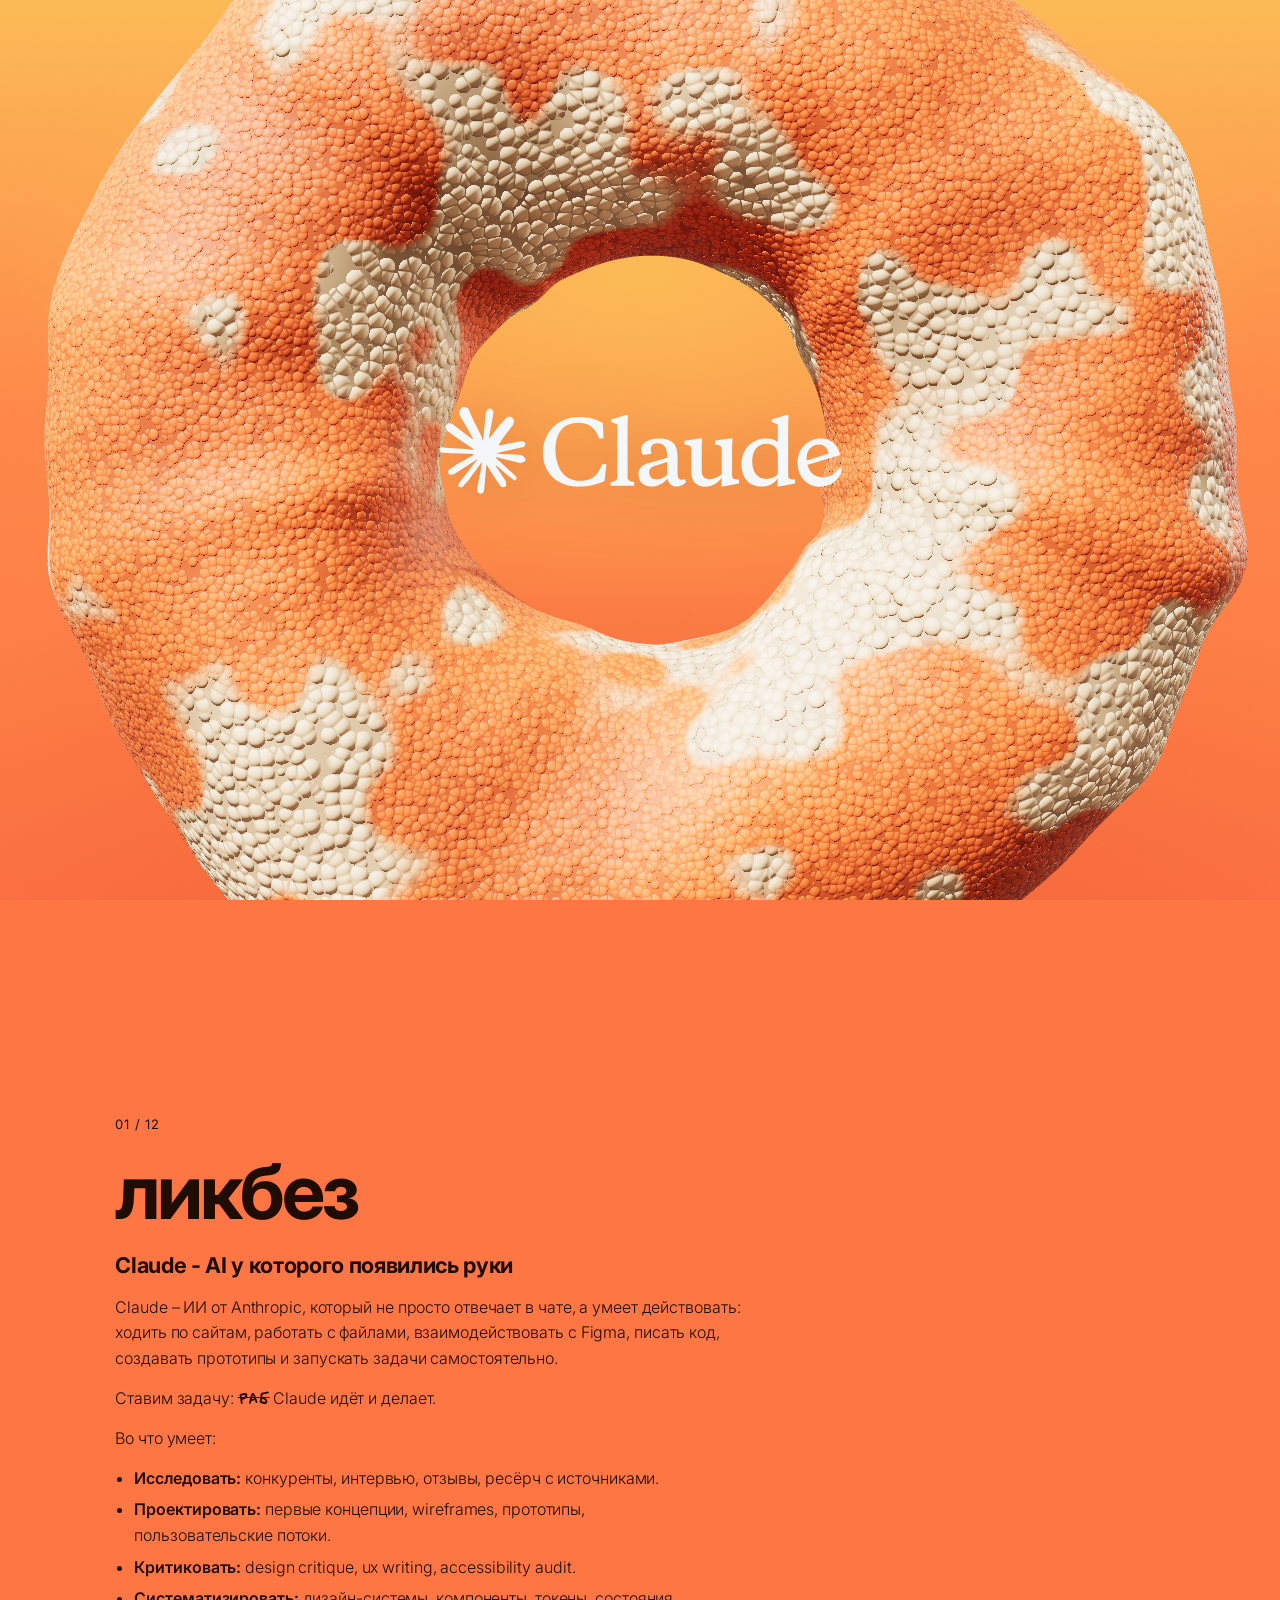
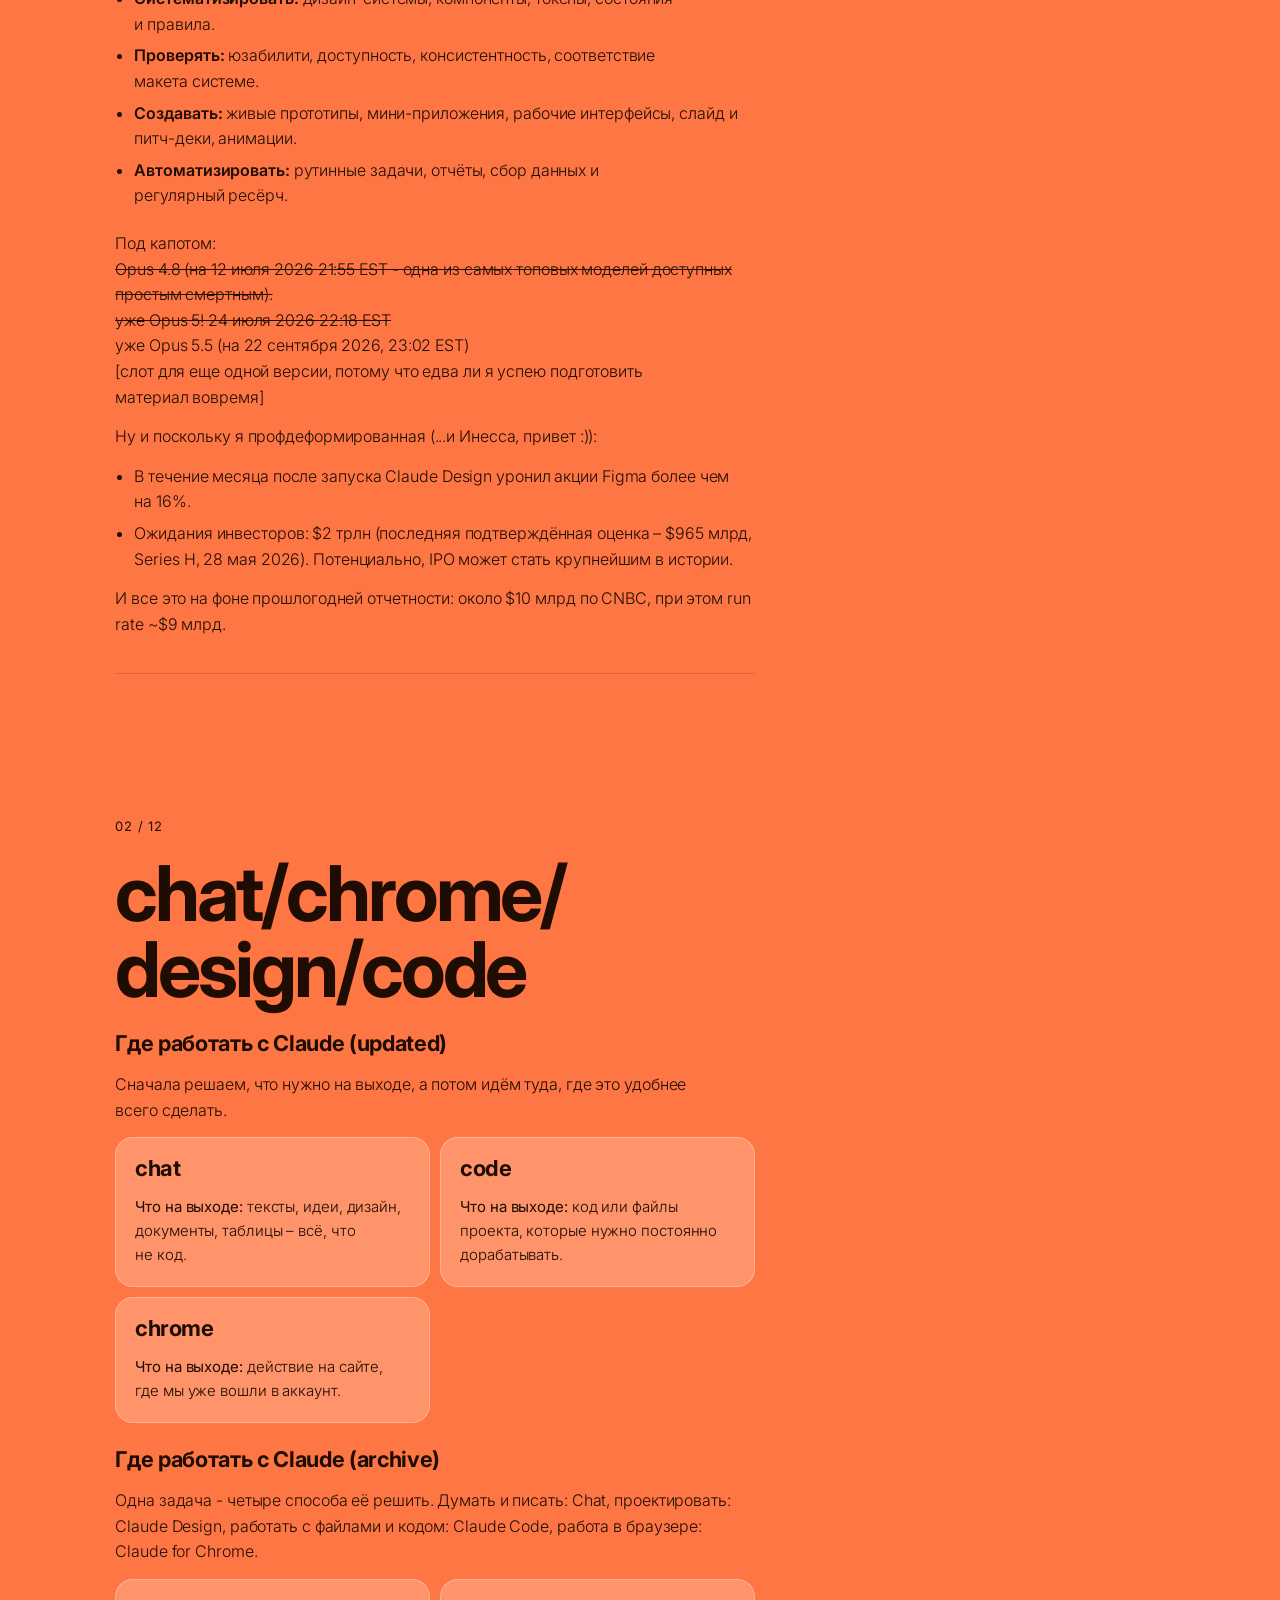
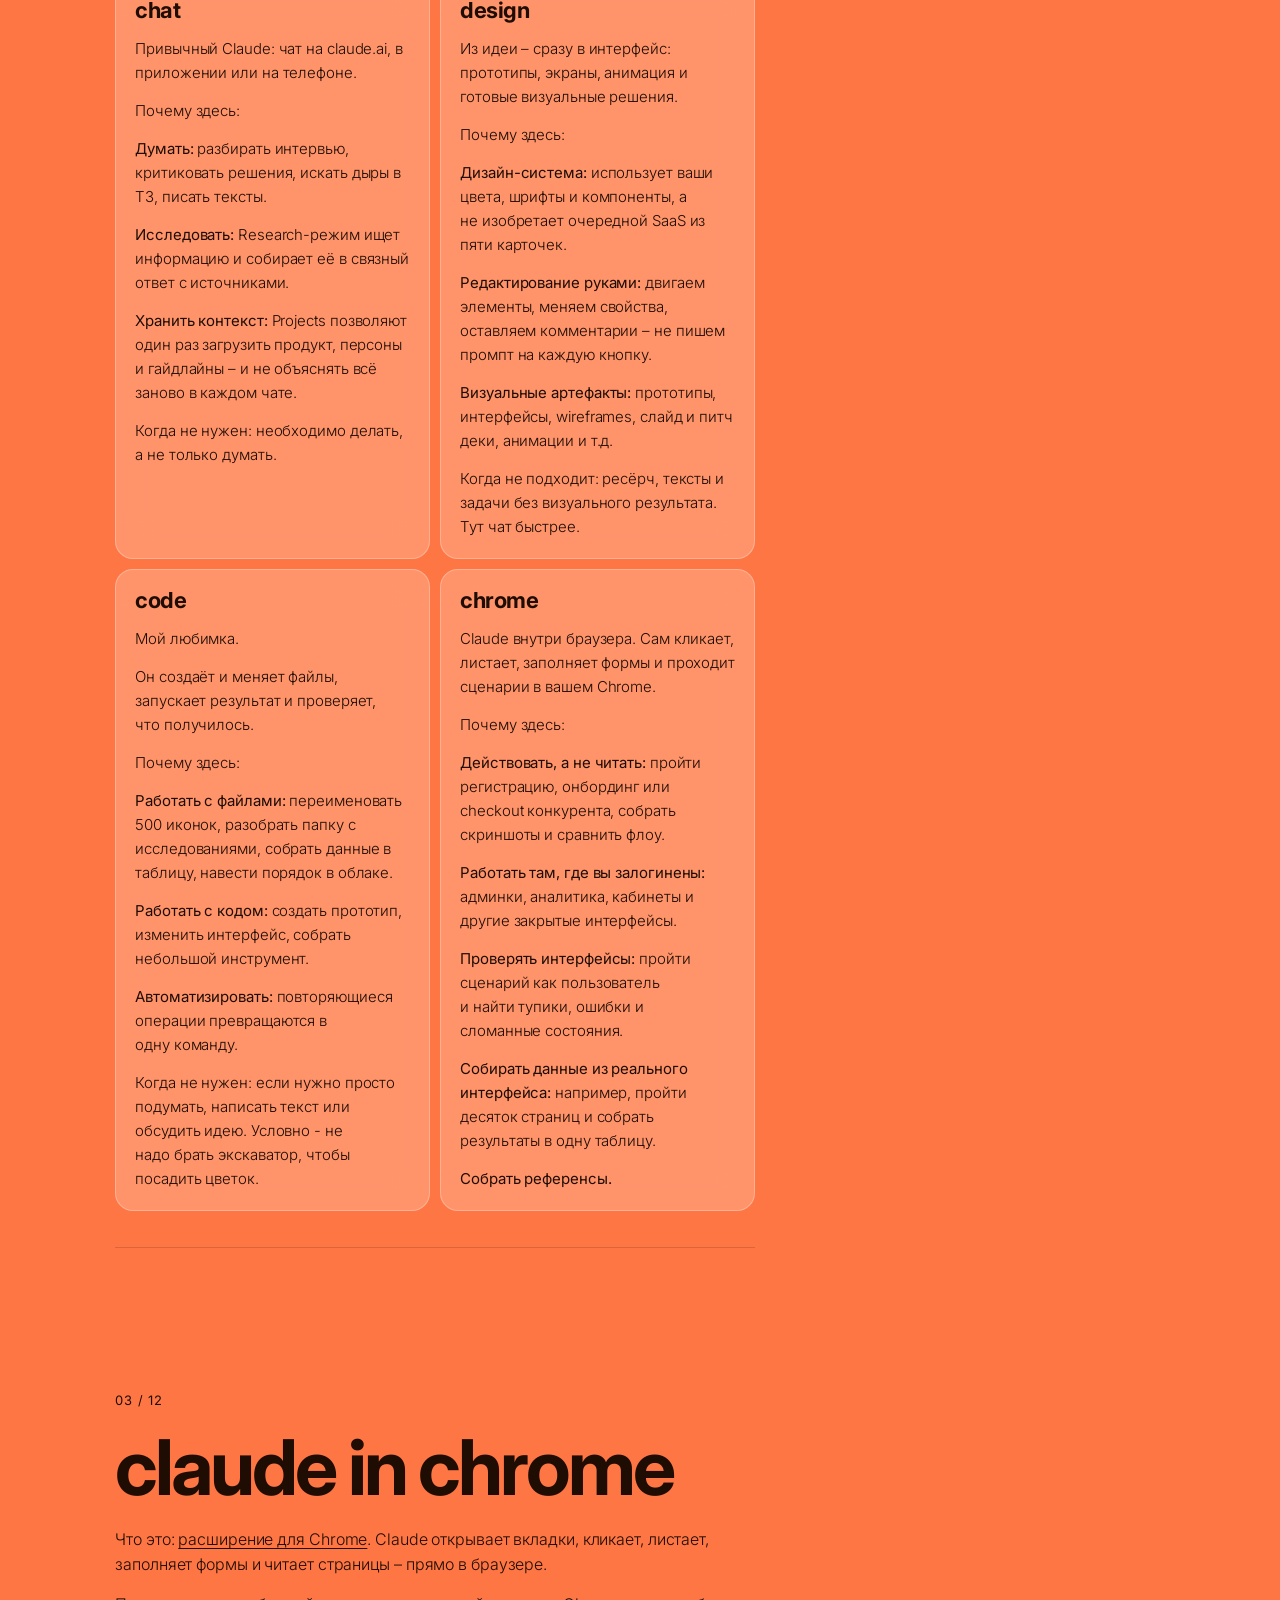
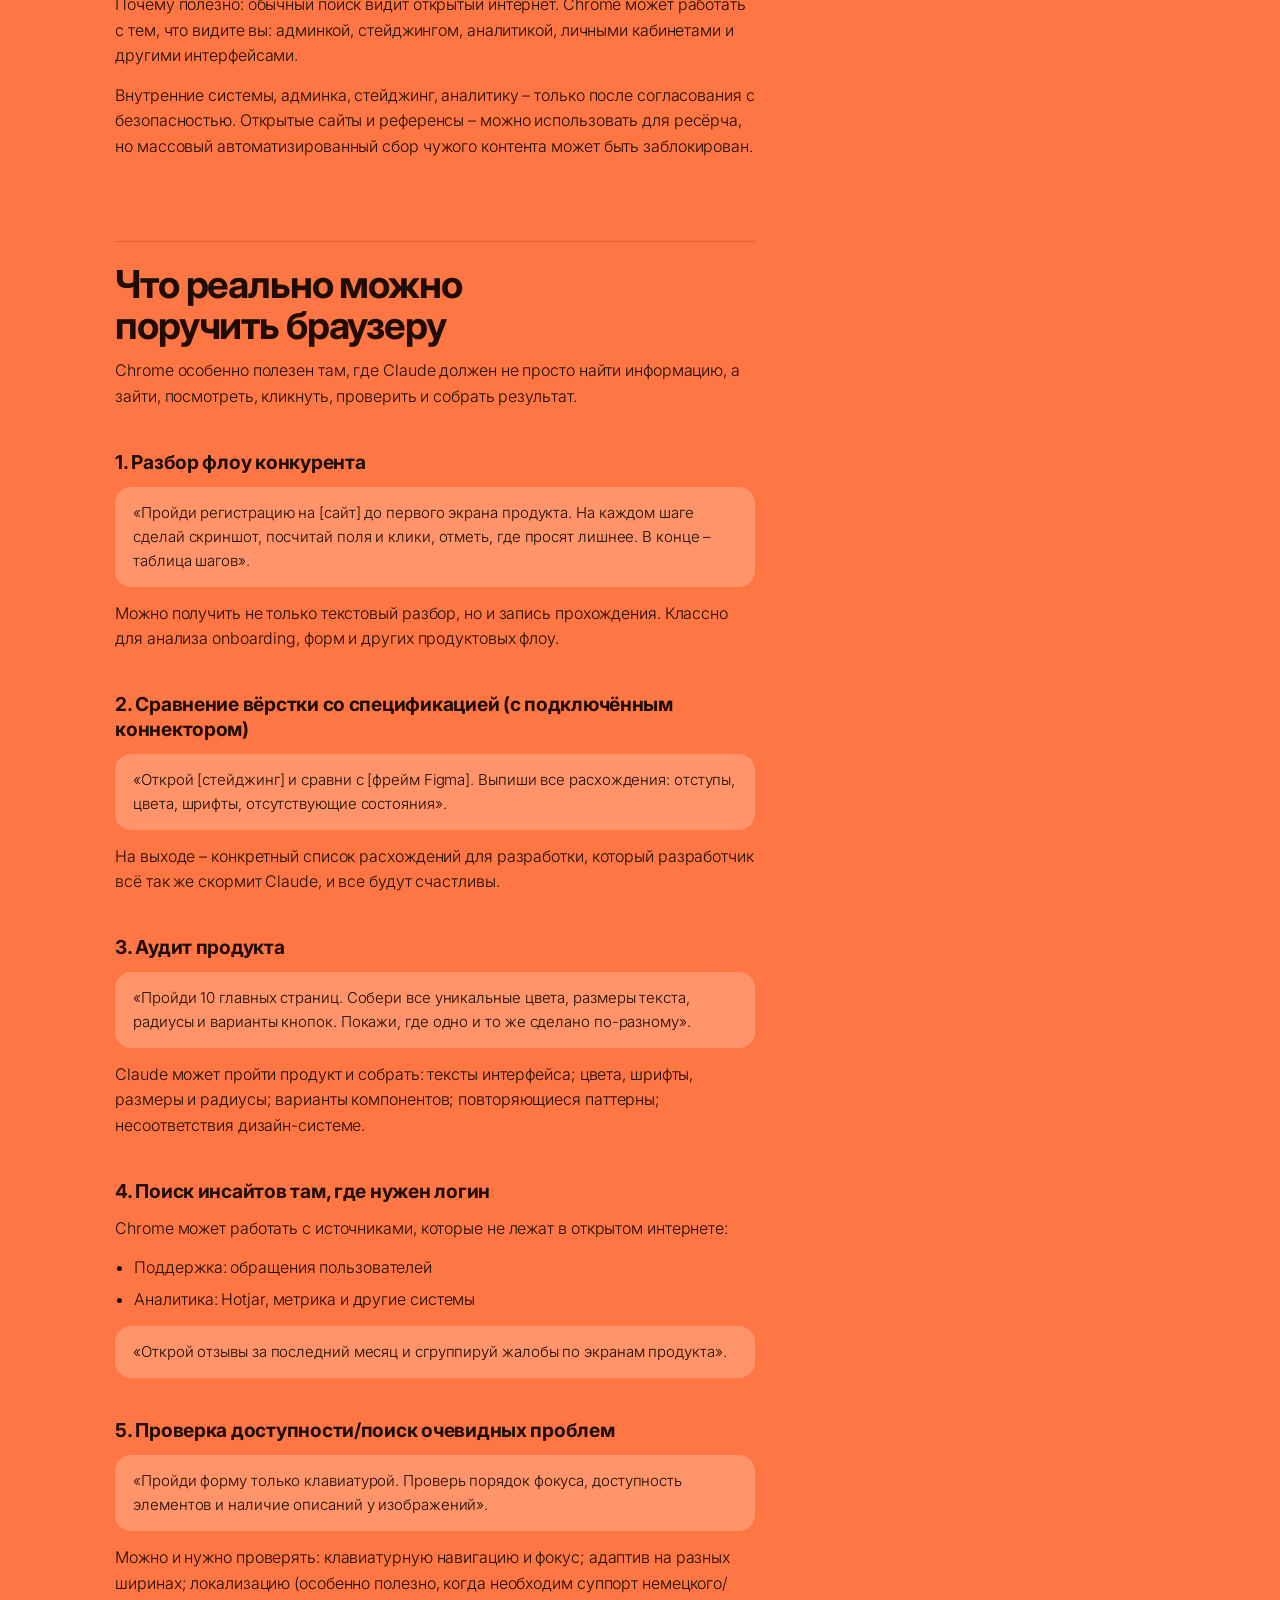
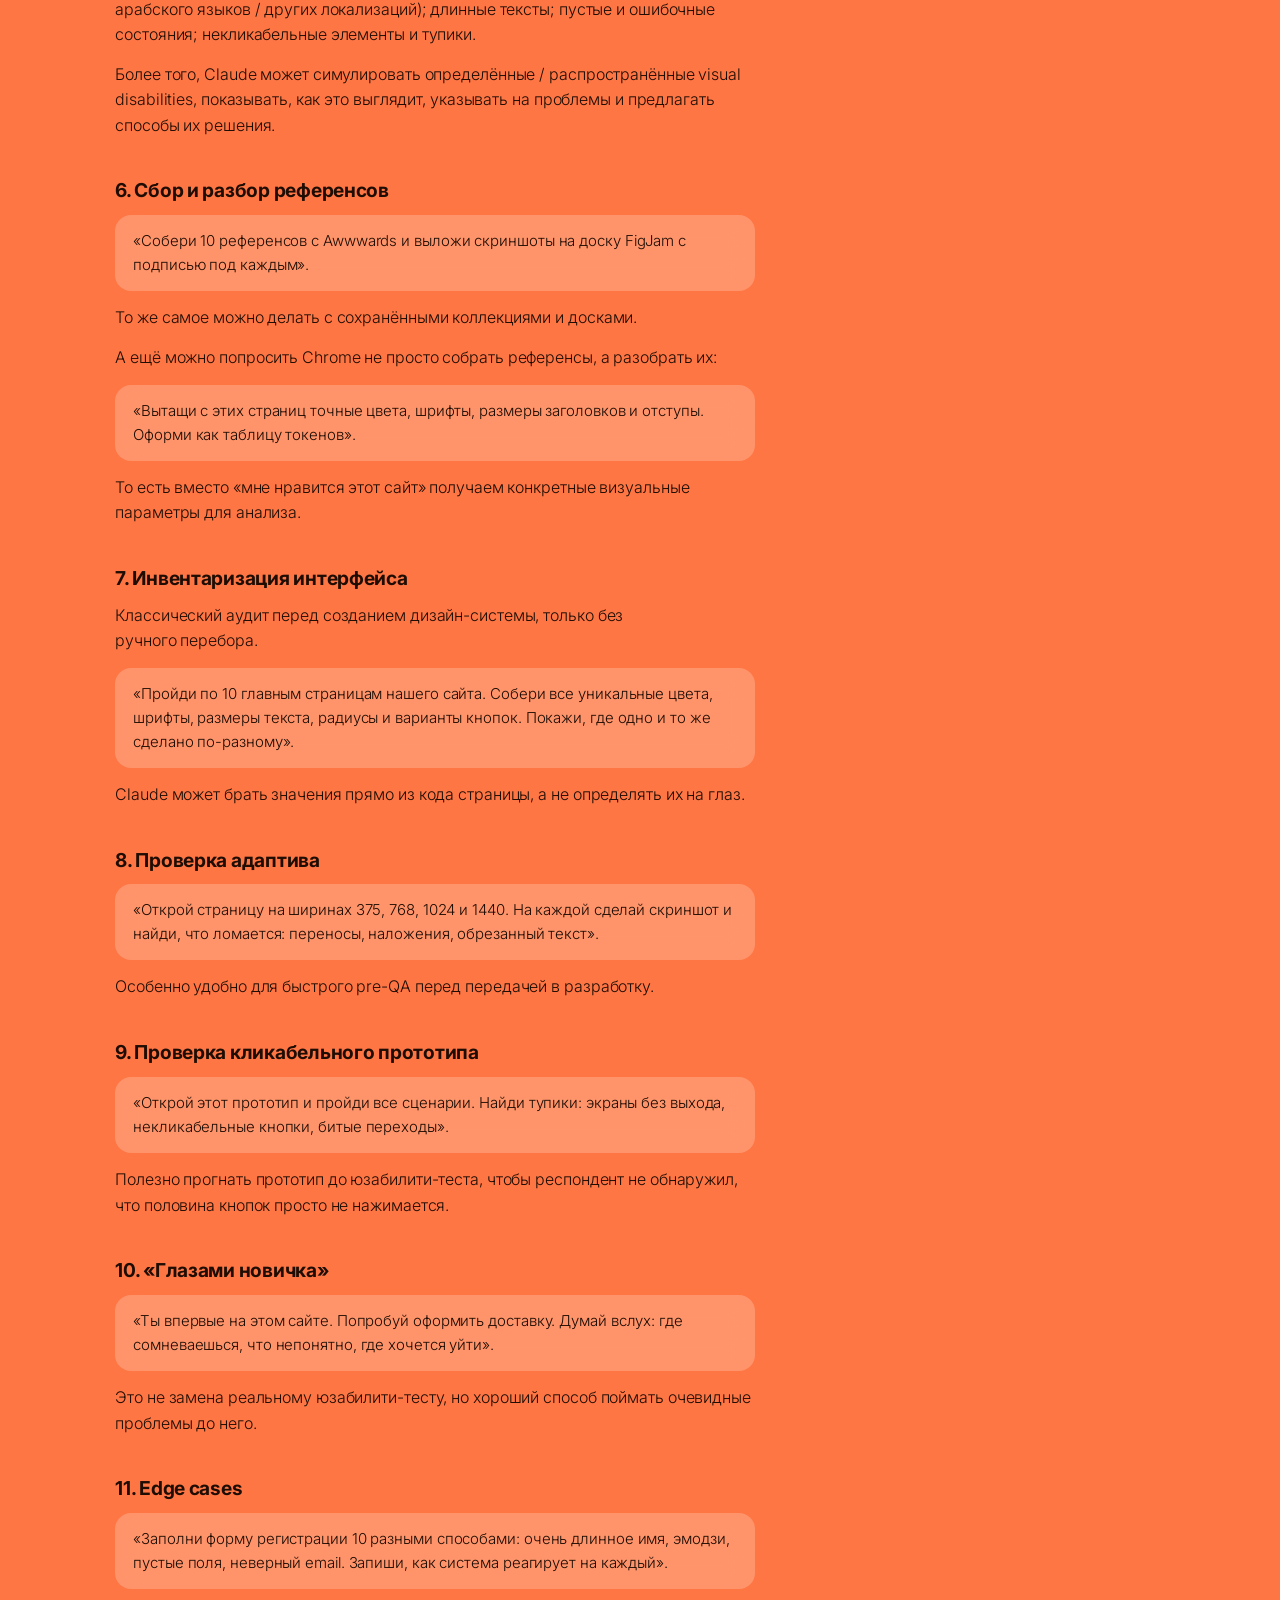
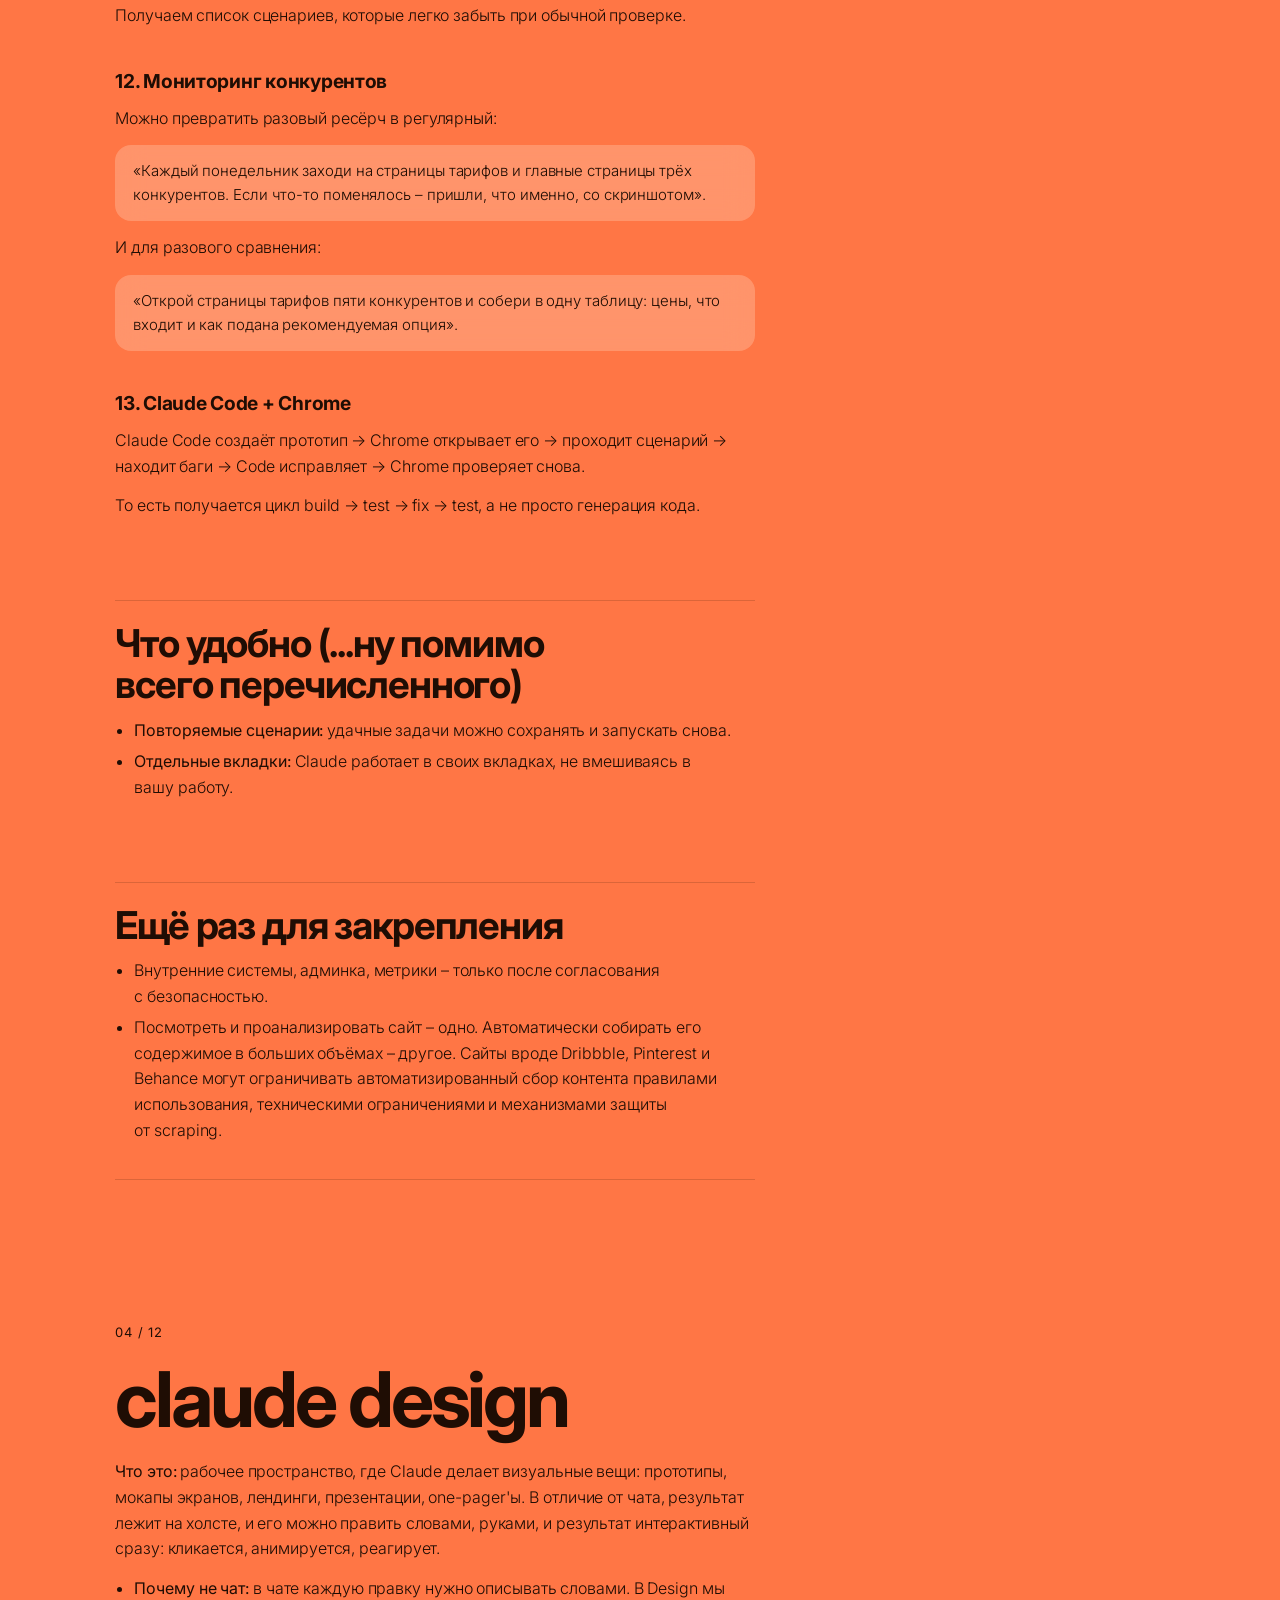
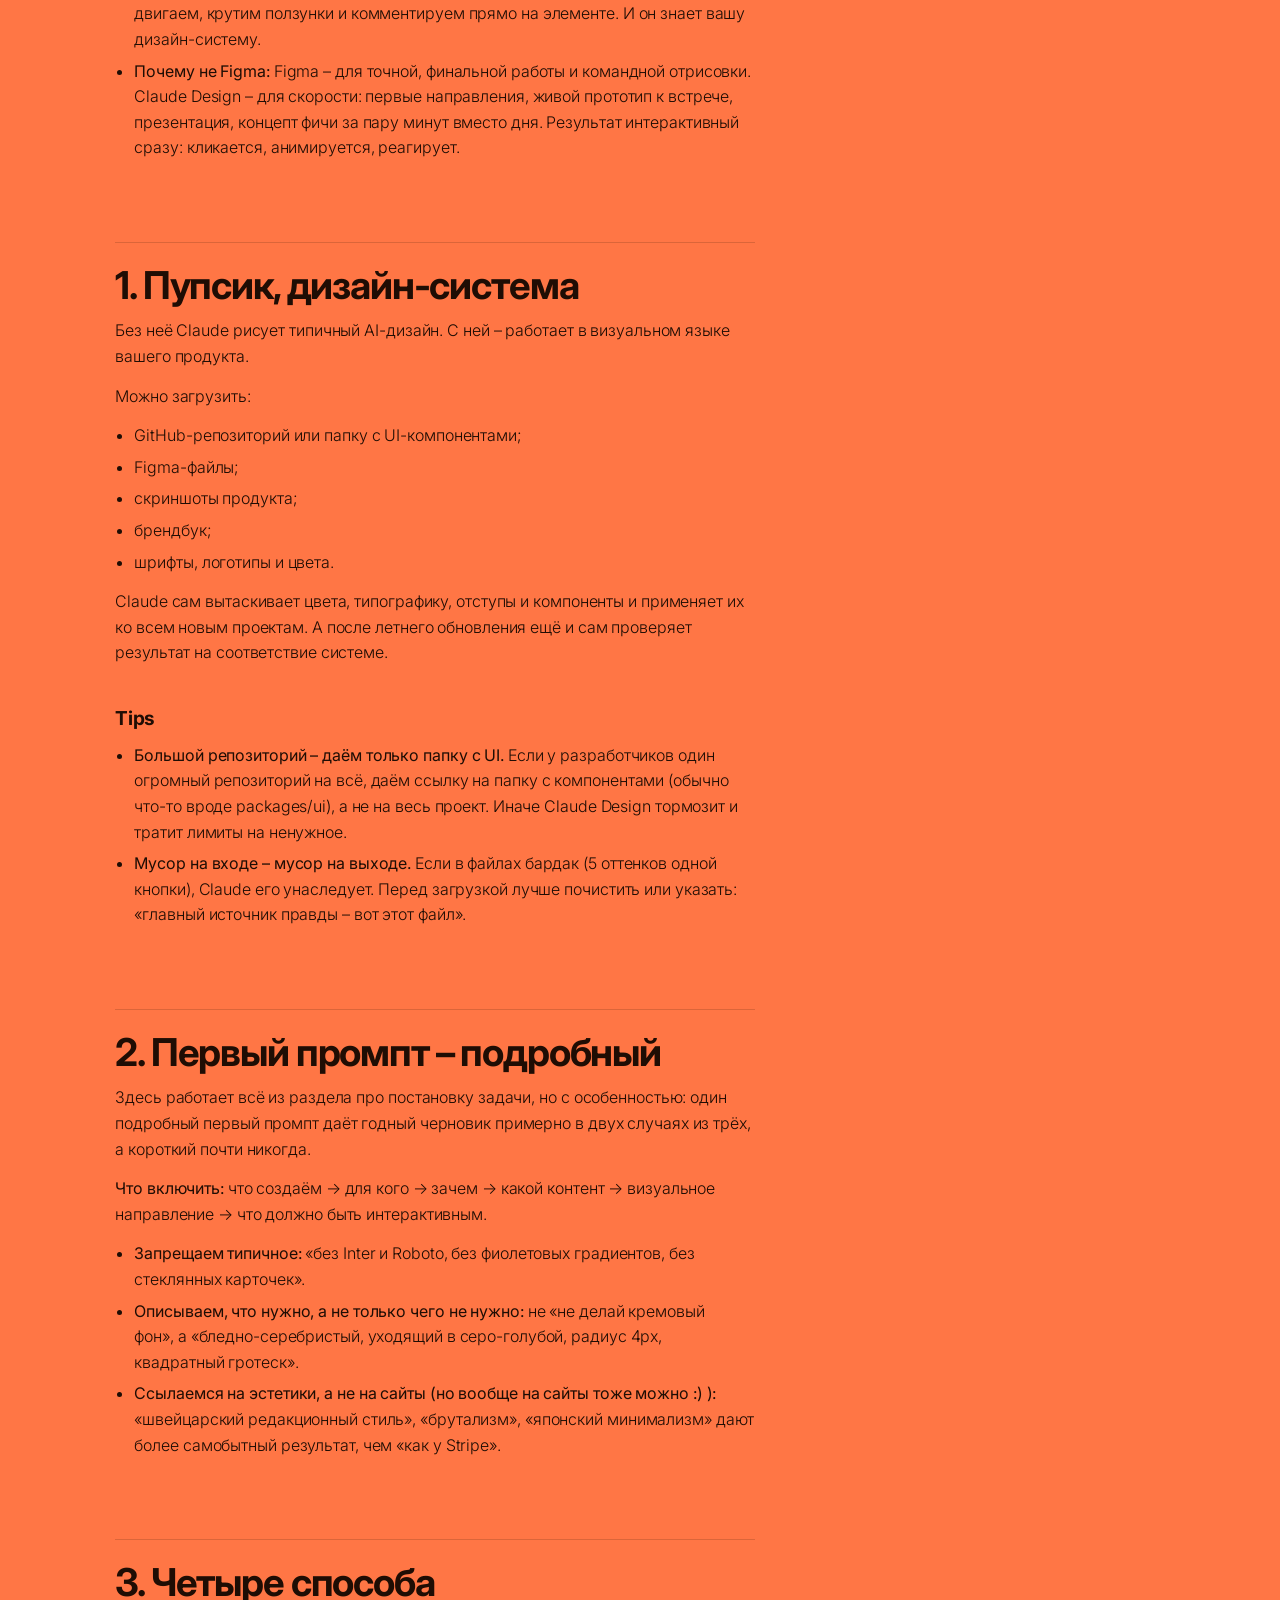
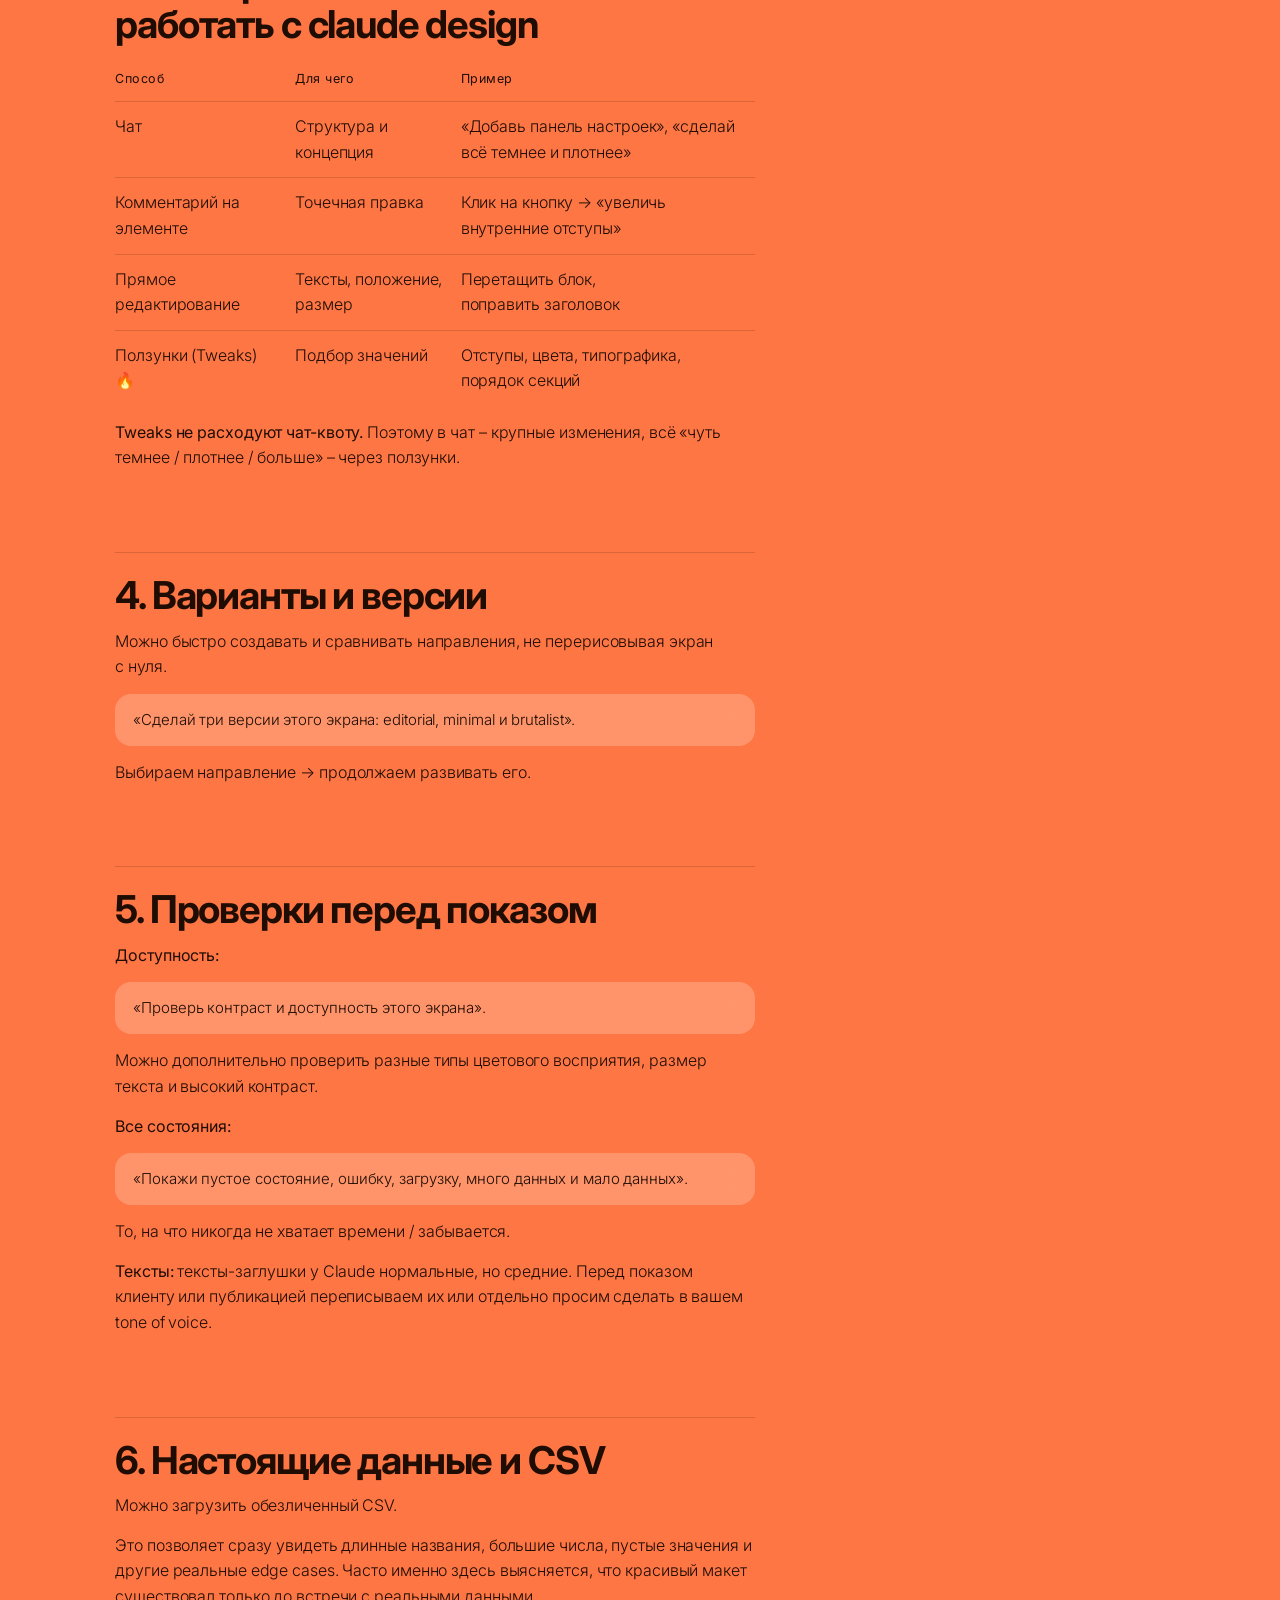
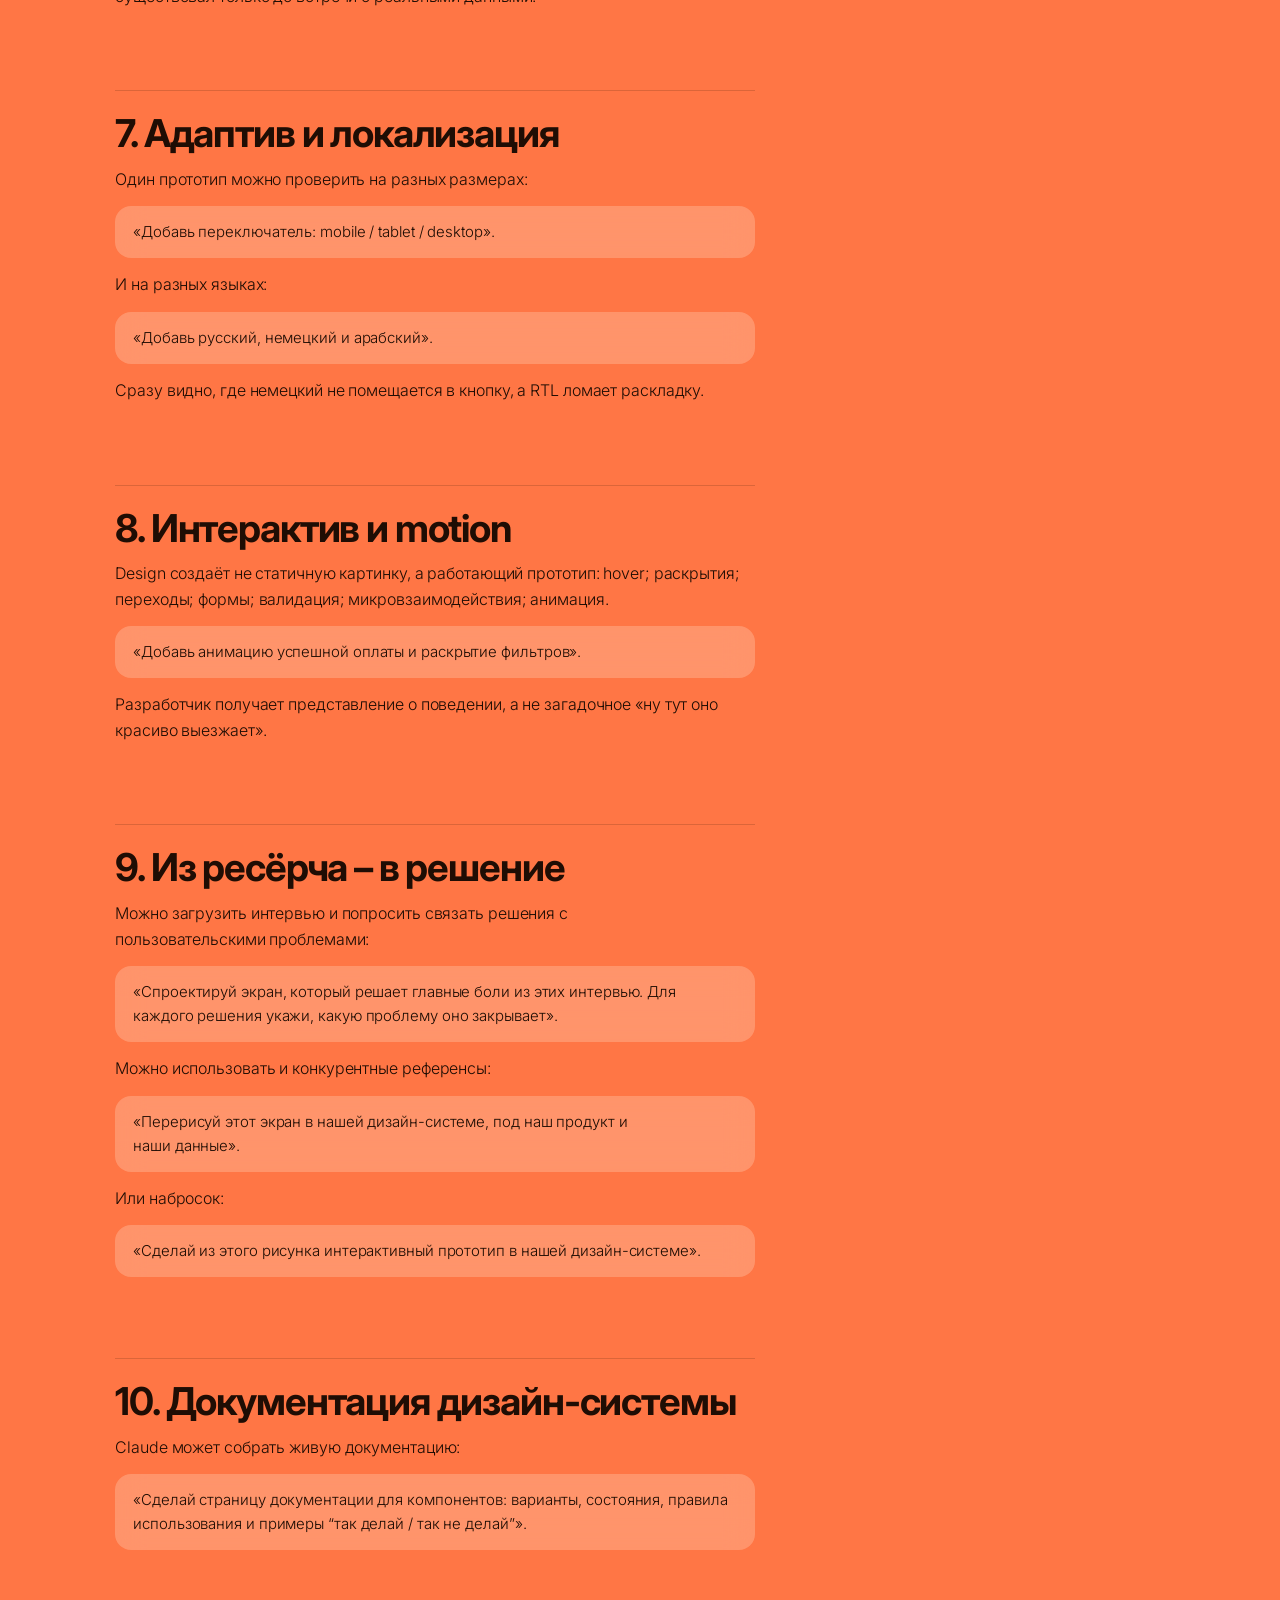
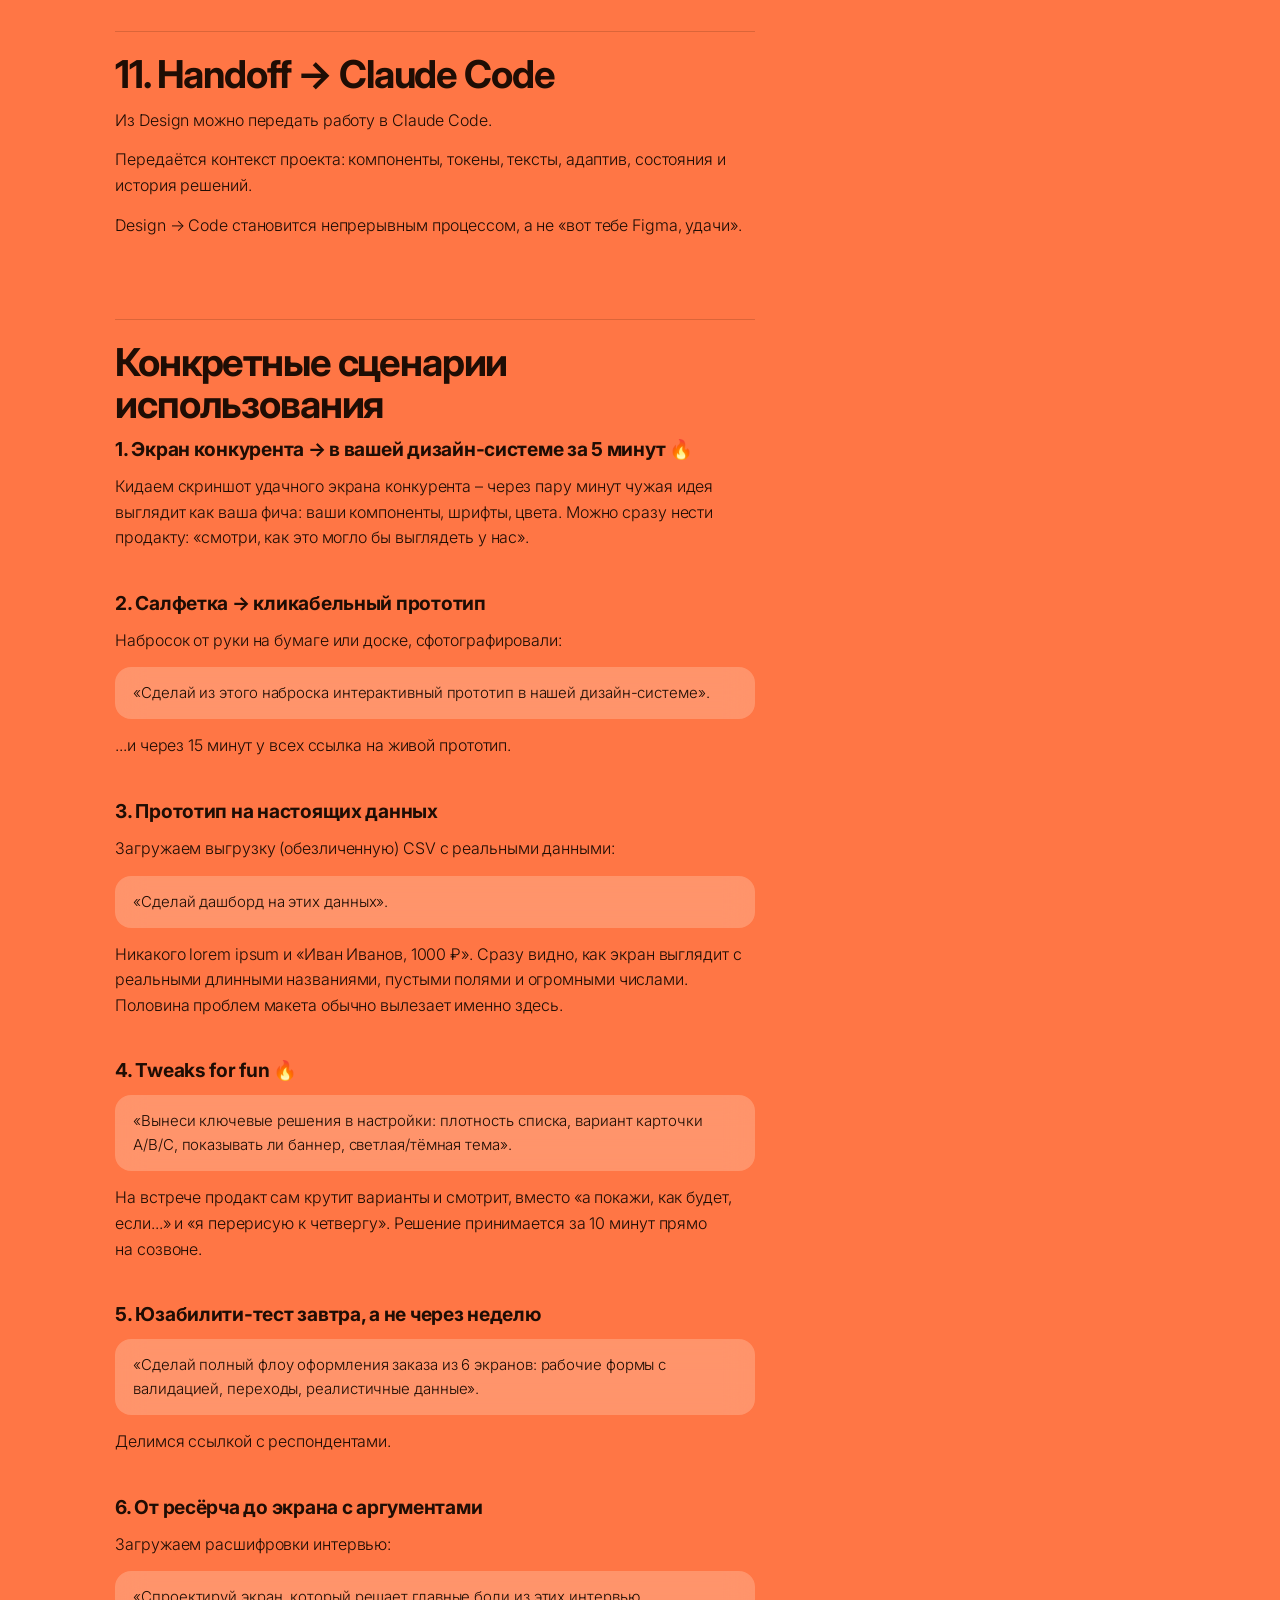
<file: v7/index.html>
<!doctype html>
<html lang="ru">
<head>
<meta charset="utf-8">
<meta name="viewport" content="width=device-width, initial-scale=1, viewport-fit=cover">
<title>Claude · ликбез</title>
<meta name="theme-color" content="#FF7645">
<link rel="icon" href="../assets/favicon.svg" type="image/svg+xml">
<link rel="preconnect" href="https://fonts.googleapis.com">
<link rel="preconnect" href="https://fonts.gstatic.com" crossorigin>
<link href="https://fonts.googleapis.com/css2?family=Inter:wght@200;300;400;600;700&display=swap" rel="stylesheet">
<style>
@font-face{
  font-family:"LORE Cyrillic";
  src:url("../fonts/LORE-Cyrillic.woff2") format("woff2"), url("../fonts/LORE-Cyrillic.woff") format("woff");
  font-display:swap;
}
:root{
  --ink:#1f0d04;
  /* весь текст — одним цветом (так проще править) */
  --ink-soft:var(--ink);
  --ink-faint:var(--ink);
  --rule:rgba(31,13,4,.16);
  --glass:rgba(255,236,214,.26);
  --orange:#FF7645;
  --amber:#FDBC57;
  --ease-out:cubic-bezier(.16,1,.3,1);
}
*{ box-sizing:border-box; margin:0; padding:0; }
html{ -webkit-text-size-adjust:100%; }
body{
  min-height:100vh;
  background:var(--orange);
  color:var(--ink);
  font-family:Inter, "Helvetica Neue", Helvetica, Arial, sans-serif;
  font-weight:300;
  -webkit-font-smoothing:antialiased;
  -moz-osx-font-smoothing:grayscale;
  overflow-x:hidden;
}

/* ---------- пространство: тёплый свет сверху, глубина к краям ---------- */
.stage{ position:fixed; inset:0; z-index:0; overflow:hidden;
  --c1:#FDBC57; --c2:#FF8A4A; --c3:#FF7645; --c4:rgba(232,84,40,.55);
  background:
    radial-gradient(70% 55% at 50% 30%, var(--c1) 0%, transparent 70%),
    radial-gradient(120% 90% at 50% 110%, var(--c4) 0%, transparent 60%),
    linear-gradient(180deg, var(--c1) 0%, var(--c2) 45%, var(--c3) 100%);
}
.stage canvas{ position:absolute; inset:0; width:100%; height:100%; display:block; opacity:0; transition:opacity 1.2s var(--ease-out); }
.stage canvas.on{ opacity:1; }
/* лёгкое зерно, чтобы градиент не был «пластиковым» */
.stage::after{
  content:""; position:absolute; inset:-50%; opacity:.08; mix-blend-mode:multiply; pointer-events:none;
  background-image:url("data:image/svg+xml;utf8,<svg xmlns='http://www.w3.org/2000/svg' width='140' height='140'><filter id='n'><feTurbulence type='fractalNoise' baseFrequency='.85' numOctaves='3'/></filter><rect width='140' height='140' filter='url(%23n)' opacity='.6'/></svg>");
}

/* ---------- первый экран: только логотип ---------- */
.hero{ position:relative; z-index:2; height:100vh; height:100svh; display:grid; place-items:center; pointer-events:none; }
.hero img{ width:min(403px, 72vw); height:auto; filter:drop-shadow(0 6px 30px rgba(120,40,0,.25)); }

/* ---------- контент глав ---------- */
.content{ position:relative; z-index:2; padding:8vh 0 30vh; }
.chapter{
  width:min(640px, calc(100% - 32px));
  margin:0 0 0 clamp(16px, 9vw, 150px);
  padding:16vh 0 4vh;
}
.chapter + .chapter{ border-top:1px solid var(--rule); }
.num{ display:block; margin-bottom:22px; font-size:13px; font-weight:400; letter-spacing:.06em; color:var(--ink-faint); }

.doc h1{ overflow-wrap:break-word; font-weight:700; font-size:clamp(44px, 6vw, 84px); line-height:.98; letter-spacing:-.04em; text-wrap:balance; }
.doc h2{ margin-top:22px; font-weight:700; font-size:clamp(19px, 1.7vw, 24px); line-height:1.35; letter-spacing:-.015em; color:var(--ink-soft); text-wrap:balance; }
.doc h3{ margin-top:clamp(56px, 9vh, 96px); padding-top:22px; border-top:1px solid var(--rule); font-weight:700; font-size:clamp(26px, 3vw, 40px); line-height:1.08; letter-spacing:-.03em; text-wrap:balance; }
.doc h4{ margin-top:40px; font-weight:700; font-size:clamp(18px, 1.5vw, 21px); line-height:1.3; letter-spacing:-.014em; }
.doc p, .doc li, .doc td, .doc th{ font-size:clamp(16px, 1.2vw, 18px); line-height:1.6; letter-spacing:-.006em; text-wrap:pretty; }
.doc > * + *, .doc .card > * + *{ margin-top:14px; }
.doc h1 + *{ margin-top:22px; }
.doc h3 + *, .doc h4 + *{ margin-top:12px; }
.doc strong{ font-weight:400; }
.doc b.key{ font-weight:600; }
.doc a{ color:inherit; text-underline-offset:3px; }
.doc s{ color:var(--ink-faint); }
.doc s.lore{ font-family:"LORE Cyrillic", Inter, sans-serif; font-size:1.05em; color:var(--ink); text-decoration-color:var(--ink); }
.doc ul, .doc ol{ padding-left:1.2em; }
.doc li + li{ margin-top:6px; }
.doc li::marker{ color:var(--ink-faint); }
.doc blockquote{ padding:14px 18px; border-radius:16px; background:var(--glass); -webkit-backdrop-filter:blur(14px); backdrop-filter:blur(14px); }
.doc blockquote p{ font-size:clamp(15px, 1.1vw, 17px); }
.doc .tag{ display:inline-block; margin-left:6px; padding:0 9px; border-radius:999px; box-shadow:inset 0 0 0 1px var(--rule); font-size:12px; line-height:1.8; color:var(--ink-soft); white-space:nowrap; vertical-align:2px; }
.doc .fact, .doc .warn, .doc .note{ padding-left:16px; border-left:2px solid var(--ink); }
.doc .note, .doc .when-not, .doc .aside{ color:var(--ink-soft); }
.doc aside.draft, .doc p.draft{ display:block; padding:12px 16px; border-radius:12px; border:1px dashed var(--ink-faint); color:var(--ink-soft); font-size:14px; font-style:italic; }
.doc aside.draft::before{ content:"черновик · "; font-style:normal; font-weight:400; }
.doc .draft-inline{ color:var(--ink-soft); font-style:italic; }
.doc .cards, .doc .groups{ display:grid; grid-template-columns:repeat(auto-fit, minmax(220px, 1fr)); gap:10px; }
.doc .card, .doc .groups > div{ padding:20px; border-radius:18px; background:var(--glass); -webkit-backdrop-filter:blur(16px); backdrop-filter:blur(16px); box-shadow:inset 0 0 0 1px rgba(255,255,255,.28); }
.doc .card h3, .doc .card h4{ margin:0; padding:0; border:0; font-size:22px; font-weight:700; letter-spacing:-.02em; }
.doc .card p, .doc .card li{ font-size:15px; }
.doc .groups b{ display:block; margin-bottom:6px; }
.doc .compare{ display:grid; grid-template-columns:1fr 1fr; gap:10px; }
.doc .compare > div{ padding:16px 18px; border-radius:16px; background:var(--glass); -webkit-backdrop-filter:blur(14px); backdrop-filter:blur(14px); font-size:16px; line-height:1.55; }
.doc .compare .good{ box-shadow:inset 0 0 0 1.5px var(--ink); }
.doc .template{ border-top:1px solid var(--rule); }
.doc .template > div{ padding:10px 0; border-bottom:1px solid var(--rule); font-size:16px; }
.doc .table-wrap{ overflow-x:auto; }
.doc table{ width:100%; border-collapse:collapse; }
.doc th, .doc td{ padding:12px 16px 12px 0; text-align:left; vertical-align:top; border-top:1px solid var(--rule); }
.doc th{ border-top:0; font-size:12.5px; letter-spacing:.045em; color:var(--ink-soft); font-weight:400; }
.doc .versions{ margin-top:22px; }
.doc .thanks{ min-height:50vh; display:grid; place-content:center; text-align:center; }
.doc .thanks__title{ font-size:clamp(72px, 12vw, 180px); }
.doc .thanks__note{ color:var(--ink-soft); }

/* ---------- навигация: точки по числу глав + меню с содержанием ---------- */
.rail{ position:fixed; z-index:20; left:clamp(14px, 2.4vw, 40px); top:50%; transform:translateY(-50%);
  display:flex; flex-direction:column; align-items:center; gap:18px;
  opacity:0; pointer-events:none; transition:opacity .6s var(--ease-out); }
.rail.on{ opacity:1; pointer-events:auto; }
.burger{ width:36px; height:36px; border:0; border-radius:50%; cursor:pointer; color:var(--ink);
  display:grid; place-items:center; background:var(--glass); -webkit-backdrop-filter:blur(14px); backdrop-filter:blur(14px);
  box-shadow:inset 0 0 0 1px rgba(255,255,255,.35); }
.burger svg{ width:16px; height:16px; }
.dots{ list-style:none; display:flex; flex-direction:column; align-items:center; gap:4px; }
.dot{ position:relative; display:grid; place-items:center; width:20px; height:20px; border:0; background:none; cursor:pointer; }
.dot::before{ content:""; width:8px; height:8px; border-radius:50%; box-shadow:inset 0 0 0 1.5px var(--ink); transition:transform .4s var(--ease-out), background .3s; }
.dot.is-active::before{ background:var(--ink); transform:scale(1.3); }
.dot span{ position:absolute; left:28px; top:50%; transform:translate(-4px,-50%); white-space:nowrap; font:400 13px/1 Inter, sans-serif; color:var(--ink);
  padding:6px 10px; border-radius:999px; background:var(--glass); -webkit-backdrop-filter:blur(14px); backdrop-filter:blur(14px);
  opacity:0; pointer-events:none; transition:opacity .25s, transform .25s; }
.dot:hover span, .dot:focus-visible span{ opacity:1; transform:translate(0,-50%); }
.toc{ position:fixed; z-index:30; left:clamp(14px, 2.4vw, 40px); top:50%; width:min(360px, calc(100vw - 28px)); max-height:80vh; overflow:auto;
  transform:translate(-8px,-50%) scale(.98); transform-origin:left center; opacity:0; visibility:hidden;
  padding:14px; border-radius:22px; background:rgba(255,245,235,.55); -webkit-backdrop-filter:blur(22px) saturate(1.2); backdrop-filter:blur(22px) saturate(1.2);
  box-shadow:0 20px 60px rgba(40,10,0,.18), inset 0 0 0 1px rgba(255,255,255,.5);
  transition:opacity .35s var(--ease-out), transform .35s var(--ease-out), visibility 0s .35s; }
.toc.is-open{ opacity:1; visibility:visible; transform:translate(0,-50%); transition:opacity .35s var(--ease-out), transform .35s var(--ease-out); }
.toc ol{ list-style:none; }
.toc button{ display:flex; gap:12px; align-items:baseline; width:100%; padding:9px 10px; border:0; border-radius:12px; background:none; cursor:pointer; text-align:left;
  font:400 16px/1.3 Inter, sans-serif; color:var(--ink); }
.toc button:hover{ background:rgba(255,255,255,.4); }
.toc button.is-active{ font-weight:700; }
.toc small{ font-size:12px; min-width:20px; }

@media (max-width: 760px){
  .rail{ left:auto; right:6px; gap:12px; }
  .burger{ width:30px; height:30px; }
  .dot{ width:16px; height:16px; }
  .dot span{ display:none; }
  .toc{ left:auto; right:14px; transform-origin:right center; }
  .chapter{ width:calc(100% - 52px); margin:0 0 0 16px; padding-top:12vh; }
  .doc .compare{ grid-template-columns:1fr; }
}
@media (prefers-reduced-motion: reduce){
  .stage canvas{ transition:none; }
}
</style>
</head>
<body>

<div class="stage"><canvas id="gl" aria-hidden="true"></canvas></div>

<header class="hero">
  <img src="claude-logo.svg" alt="Claude" width="403" height="87">
</header>

<main class="content" id="content"></main>

<nav class="rail" id="rail" aria-label="Главы">
  <button class="burger" id="burger" type="button" aria-label="Содержание" aria-expanded="false">
    <svg viewBox="0 0 16 16" fill="none" stroke="currentColor" stroke-width="1.6" stroke-linecap="round"><path d="M2 4h12M2 8h12M2 12h12"/></svg>
  </button>
  <ol class="dots" id="dots"></ol>
</nav>
<div class="toc" id="toc" role="dialog" aria-label="Содержание"><ol id="tocList"></ol></div>

<script src="../vendor/marked.min.js"></script>
<script src="../vendor/three.min.js"></script>
<script src="donut.js"></script>
<script>
(function(){
  "use strict";

  // Главы — те же файлы, что и в основной версии. Текст не меняем.
  var FILES = [
    "../content/01-likbez.md", "../content/02-where.md", "../content/03-chrome.md", "../content/04-design.md",
    "../content/05-code.md", "../content/06-connectors.md", "../content/07-skills.md", "../content/08-limits.md",
    "../content/09-task.md", "../content/10-inspiration.md", "../content/11-personal.md", "../content/12-thanks.md"
  ];
  var DURATION = 10.04;   // хореография бублика, секунды
  var gl = document.getElementById("gl"), content = document.getElementById("content");
  var pad = function(n){ return String(n).padStart(2, "0"); };
  function clamp(v, a, b){ return Math.min(b, Math.max(a, v)); }
  function smooth(t){ return t * t * (3 - 2 * t); }
  function esc(t){ return t.replace(/&/g, "&amp;").replace(/</g, "&lt;").replace(/>/g, "&gt;"); }
  function ramp(p, a, b){ return smooth(clamp((p - a) / (b - a), 0, 1)); }

  function render(md){
    md.forEach(function(text, i){
      var sec = document.createElement("section");
      sec.className = "chapter";
      var doc = document.createElement("article");
      doc.className = "doc";
      doc.innerHTML = marked.parse(text || "");
      // длинные заголовки вида «chat/chrome/design/code» переносим по косой черте, а не посреди слова
      doc.querySelectorAll("h1").forEach(function(h){
        if (h.children.length === 0 && h.textContent.indexOf("/") >= 0) h.innerHTML = h.textContent.split("/").map(esc).join("/<wbr>");
      });
      doc.querySelectorAll("table").forEach(function(t){ var w = document.createElement("div"); w.className = "table-wrap"; t.parentNode.replaceChild(w, t); w.appendChild(t); });
      doc.querySelectorAll("a[href^='http']").forEach(function(a){ a.target = "_blank"; a.rel = "noopener"; });
      var num = document.createElement("span");
      num.className = "num";
      num.textContent = pad(i + 1) + " / " + pad(FILES.length);
      sec.appendChild(num);
      sec.appendChild(doc);
      content.appendChild(sec);
    });
  }

  // ---------- навигация: точки + содержание ----------
  var rail = document.getElementById("rail"), dots = document.getElementById("dots");
  var toc = document.getElementById("toc"), tocList = document.getElementById("tocList"), burger = document.getElementById("burger");
  var sections = [], active = -1;
  function buildNav(){
    sections = [].slice.call(content.querySelectorAll(".chapter"));
    sections.forEach(function(sec, i){
      var h1 = sec.querySelector("h1"), title = h1 ? h1.textContent.trim() : "Глава " + (i + 1);
      var li = document.createElement("li"), b = document.createElement("button");
      b.type = "button"; b.className = "dot"; b.setAttribute("aria-label", title);
      b.innerHTML = "<span>" + esc(title) + "</span>";
      b.addEventListener("click", function(){ go(i); });
      li.appendChild(b); dots.appendChild(li);
      var tl = document.createElement("li"), tb = document.createElement("button");
      tb.type = "button";
      tb.innerHTML = "<small>" + pad(i + 1) + "</small><span>" + esc(title) + "</span>";
      tb.addEventListener("click", function(){ closeToc(); go(i); });
      tl.appendChild(tb); tocList.appendChild(tl);
    });
  }
  function go(i){ window.scrollTo({ top: sections[i].offsetTop + 2, behavior: "smooth" }); }
  function openToc(){ toc.classList.add("is-open"); burger.setAttribute("aria-expanded", "true"); }
  function closeToc(){ toc.classList.remove("is-open"); burger.setAttribute("aria-expanded", "false"); }
  burger.addEventListener("click", function(e){ e.stopPropagation(); toc.classList.contains("is-open") ? closeToc() : openToc(); });
  document.addEventListener("click", function(e){ if (!toc.contains(e.target)) closeToc(); });
  document.addEventListener("keydown", function(e){ if (e.key === "Escape") closeToc(); });
  function markNav(y){
    rail.classList.toggle("on", y > innerHeight * 0.6);
    var cur = 0;
    for (var i = 0; i < sections.length; i++) if (sections[i].offsetTop <= y + innerHeight * 0.4) cur = i;
    if (cur === active) return;
    active = cur;
    [].forEach.call(dots.children, function(li, k){ li.firstChild.classList.toggle("is-active", k === cur); });
    [].forEach.call(tocList.children, function(li, k){ li.firstChild.classList.toggle("is-active", k === cur); });
  }

  // ---------- палитры: каждые две главы — новый цвет фона и бублика ----------
  var PALETTES = [
    { bg: ["#FDBC57", "#FF8A4A", "#FF7645", "rgba(232,84,40,.55)"], base: "#FF6A2C", spots: "#FFD3A1", inner: "#FFB88A", bounce: "#C8502A" },  // оранжевый
    { bg: ["#EDE6FF", "#BFAEFF", "#9C86FF", "rgba(110,80,240,.45)"], base: "#6B55FF", spots: "#EEE9FF", inner: "#CFC4FF", bounce: "#6A52E0" },  // лиловый
    { bg: ["#F4FFC4", "#D4F77A", "#B4EA45", "rgba(120,190,20,.45)"], base: "#F5F6F2", spots: "#4F4BFF", inner: "#E3E6FF", bounce: "#8CC23A" },  // лайм
    { bg: ["#E2F4FF", "#A9D8FF", "#7DBDFF", "rgba(40,120,240,.40)"], base: "#2E6BFF", spots: "#CBE8FF", inner: "#B5D2FF", bounce: "#3D7EE6" },  // голубой
    { bg: ["#FFE3EC", "#FFB3CB", "#FF8DB0", "rgba(240,60,120,.40)"], base: "#FF4F87", spots: "#FFE6EE", inner: "#FFC0D3", bounce: "#E2507F" },  // розовый
    { bg: ["#FDBC57", "#FF8A4A", "#FF7645", "rgba(232,84,40,.55)"], base: "#FF6A2C", spots: "#FFD3A1", inner: "#FFB88A", bounce: "#C8502A" }   // снова оранжевый — финал
  ];
  // откуда бублик въезжает в каждом новом цикле (мировые единицы): слева, снизу, справа, сверху, слева
  var ENTRY = [[0, 0, 0], [-7, 0.5, 0], [0, -5.5, 0], [7, -0.5, 0], [0, 5.5, 0], [-7, 0, 0]];
  function rgba(c){
    if (c[0] === "#") return [parseInt(c.substr(1, 2), 16), parseInt(c.substr(3, 2), 16), parseInt(c.substr(5, 2), 16), 1];
    var m = c.match(/[\d.]+/g); return [+m[0], +m[1], +m[2], +m[3]];
  }
  function mix(a, b, k){ var x = rgba(a), y = rgba(b); return [0, 1, 2, 3].map(function(i){ return x[i] + (y[i] - x[i]) * k; }); }
  function css(v){ return "rgba(" + Math.round(v[0]) + "," + Math.round(v[1]) + "," + Math.round(v[2]) + "," + v[3].toFixed(3) + ")"; }
  function hex(v){ return "#" + [0, 1, 2].map(function(i){ return ("0" + Math.round(v[i]).toString(16)).slice(-2); }).join(""); }
  var stage = document.querySelector(".stage"), theme = document.querySelector('meta[name="theme-color"]'), lastPal = "";
  function applyPalette(k, blend){
    var a = PALETTES[k], b = PALETTES[Math.min(k + 1, PALETTES.length - 1)];
    var key = k + ":" + blend.toFixed(3);
    if (key === lastPal) return;
    lastPal = key;
    for (var i = 0; i < 4; i++) stage.style.setProperty("--c" + (i + 1), css(mix(a.bg[i], b.bg[i], blend)));
    theme.setAttribute("content", hex(mix(a.bg[2], b.bg[2], blend)));
    DONUT.colors({ base: hex(mix(a.base, b.base, blend)), spots: hex(mix(a.spots, b.spots, blend)), inner: hex(mix(a.inner, b.inner, blend)), bounce: hex(mix(a.bounce, b.bounce, blend)) });
  }

  // ---------- прокрутка = циклы анимации бублика ----------
  // Одна полная анимация (целый → трещины → разлёт → снова целый) — на каждые две главы.
  // Первый цикл начинается с крупного плана под логотипом; следующие — сразу с бублика целиком,
  // который въезжает с новой стороны, пока меняется цвет.
  var PER = 2, HERO_T = 1.6, T0 = 1.4;
  var CYCLES = Math.ceil(FILES.length / PER);
  var ready = false, progress = 0, gAt = 0, gSeek = 0, last = performance.now();
  function readScroll(){
    var max = document.documentElement.scrollHeight - innerHeight, y = pageYOffset, h = innerHeight;
    progress = max > 0 ? clamp(y / max, 0, 1) : 0;
    if (!sections.length){ gAt = clamp(y / h, 0, 1) * HERO_T / DURATION; return; }
    // границы циклов — начала глав 1, 3, 5…; последняя — конец страницы
    var starts = [0];
    for (var k = 1; k < CYCLES; k++) starts.push(sections[k * PER].offsetTop);
    starts.push(Math.max(max, starts[starts.length - 1] + 1));
    var c = 0; k = 0;
    while (k < CYCLES - 1 && y >= starts[k + 1]) k++;
    var a = starts[k], b = starts[k + 1];
    if (k === 0){
      var hf = HERO_T / DURATION;
      c = y < h ? (y / h) * hf : hf + clamp((y - h) / Math.max(1, b - h), 0, 1) * (1 - hf);
    } else c = clamp((y - a) / Math.max(1, b - a), 0, 1);
    gAt = k + c;
    markNav(y);
  }
  function frame(now){
    var dt = Math.min(0.1, (now - last) / 1000); last = now;
    if (ready){
      gSeek += (gAt - gSeek) * (1 - Math.exp(-dt * 7));   // мягко догоняем, без рывков
      var k = Math.min(CYCLES - 1, Math.floor(gSeek)), c = clamp(gSeek - k, 0, 1);
      if (gSeek >= CYCLES){ k = CYCLES - 1; c = 1; }
      var t = k === 0 ? c * DURATION : T0 + c * (DURATION - T0);
      // въезд с новой стороны и уход в сторону, откуда приедет следующий
      var e = ENTRY[k], n = k < CYCLES - 1 ? ENTRY[k + 1] : [0, 0, 0];
      var inK = 1 - ramp(c, 0, 0.12), outK = ramp(c, 0.9, 1);
      DONUT.place(e[0] * inK - n[0] * outK, e[1] * inK - n[1] * outK, 0);
      applyPalette(k, k < CYCLES - 1 ? ramp(c, 0.86, 1) : 0);
      // после первого экрана бублик отходит вправо и освобождает место тексту
      var past = ramp(pageYOffset / innerHeight, 0.3, 1);
      var wide = innerWidth > 900;
      DONUT.shift(wide ? 0.2 * past * (1 - 0.7 * ramp(progress, 0.97, 1)) : 0);
      gl.style.opacity = wide ? "" : String(1 - 0.55 * past);
      DONUT.render(t);
    }
    requestAnimationFrame(frame);
  }
  window.addEventListener("scroll", readScroll, { passive: true });
  window.addEventListener("resize", readScroll);
  window.addEventListener("pointermove", function(e){
    if (ready) DONUT.mouse(e.clientX / innerWidth * 2 - 1, e.clientY / innerHeight * 2 - 1);
  }, { passive: true });

  try { DONUT.init(gl); ready = true; requestAnimationFrame(function(){ gl.classList.add("on"); }); }
  catch (e) { console.error(e); }

  Promise.all(FILES.map(function(f){
    return fetch(f).then(function(r){ return r.ok ? r.text() : ""; }).catch(function(){ return ""; });
  })).then(function(md){ render(md); buildNav(); readScroll(); gSeek = gAt; });

  readScroll();
  requestAnimationFrame(frame);
})();
</script>
</body>
</html>
</file>
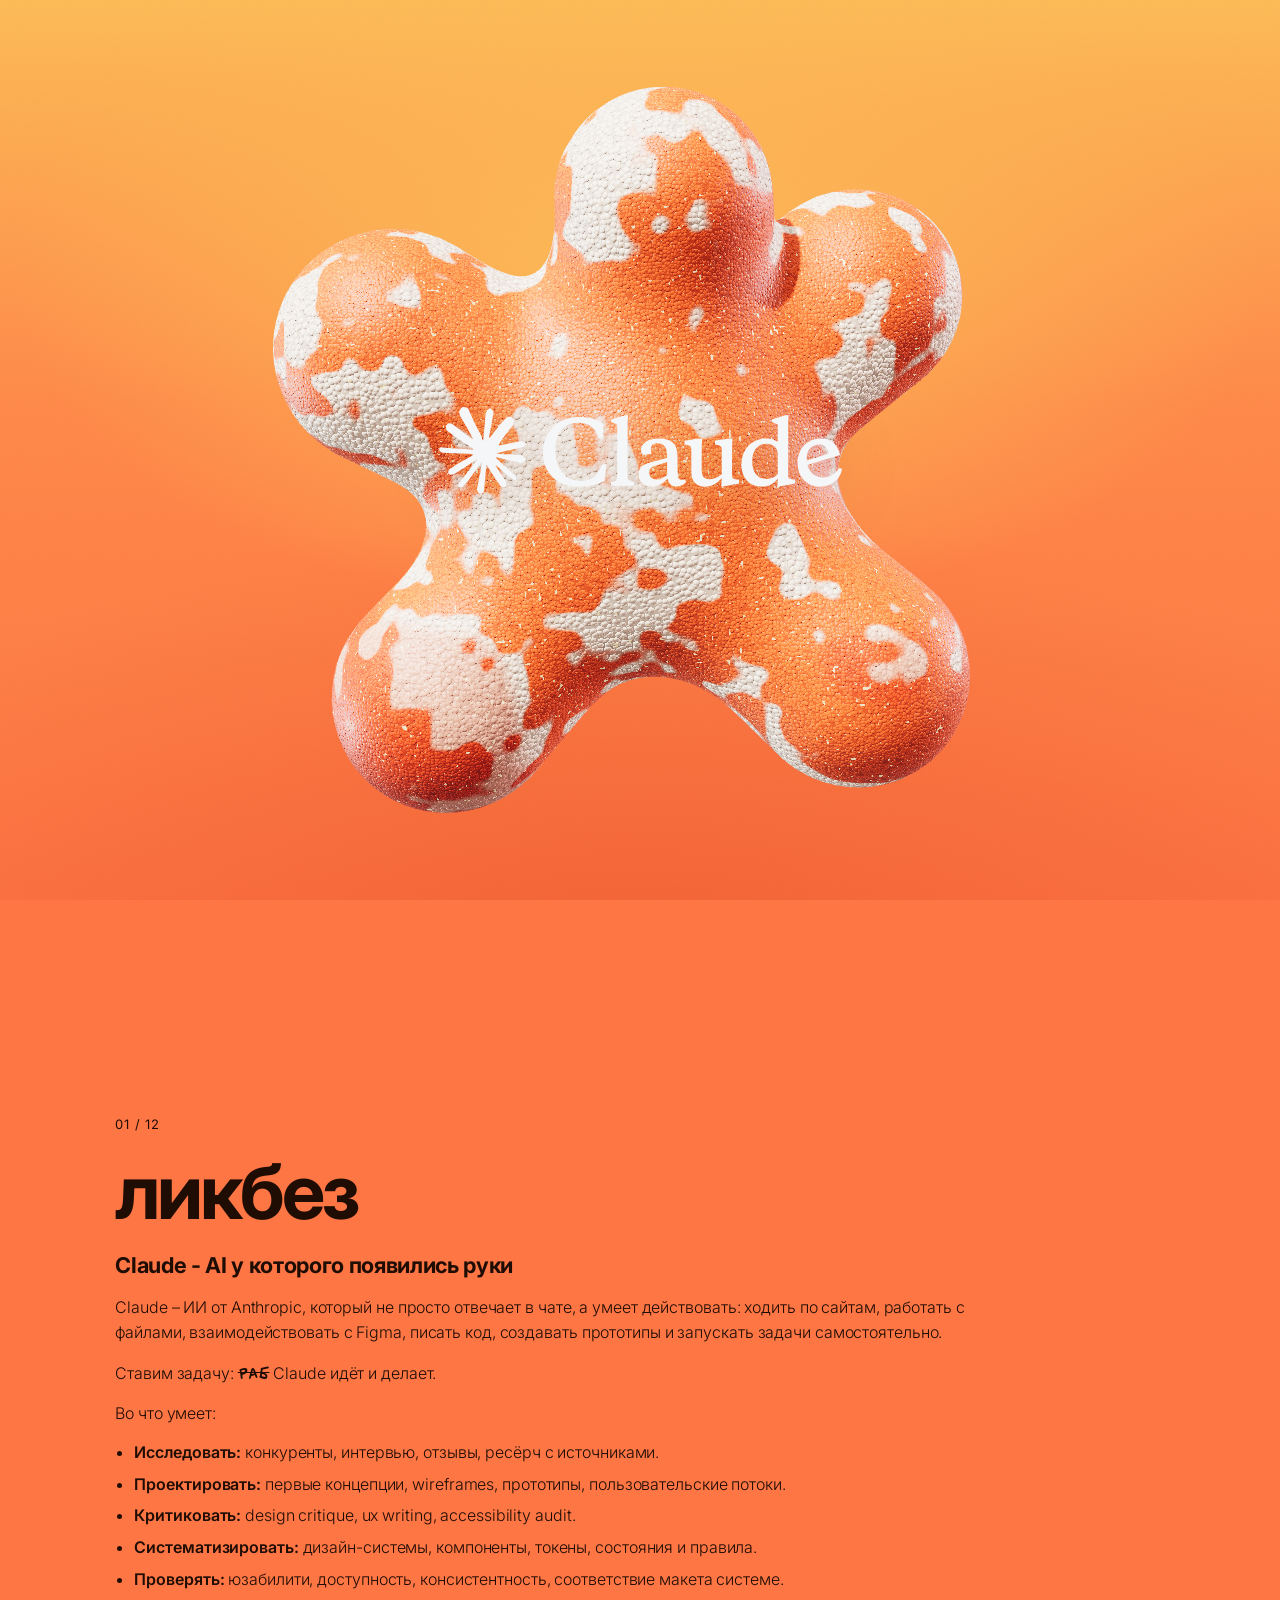
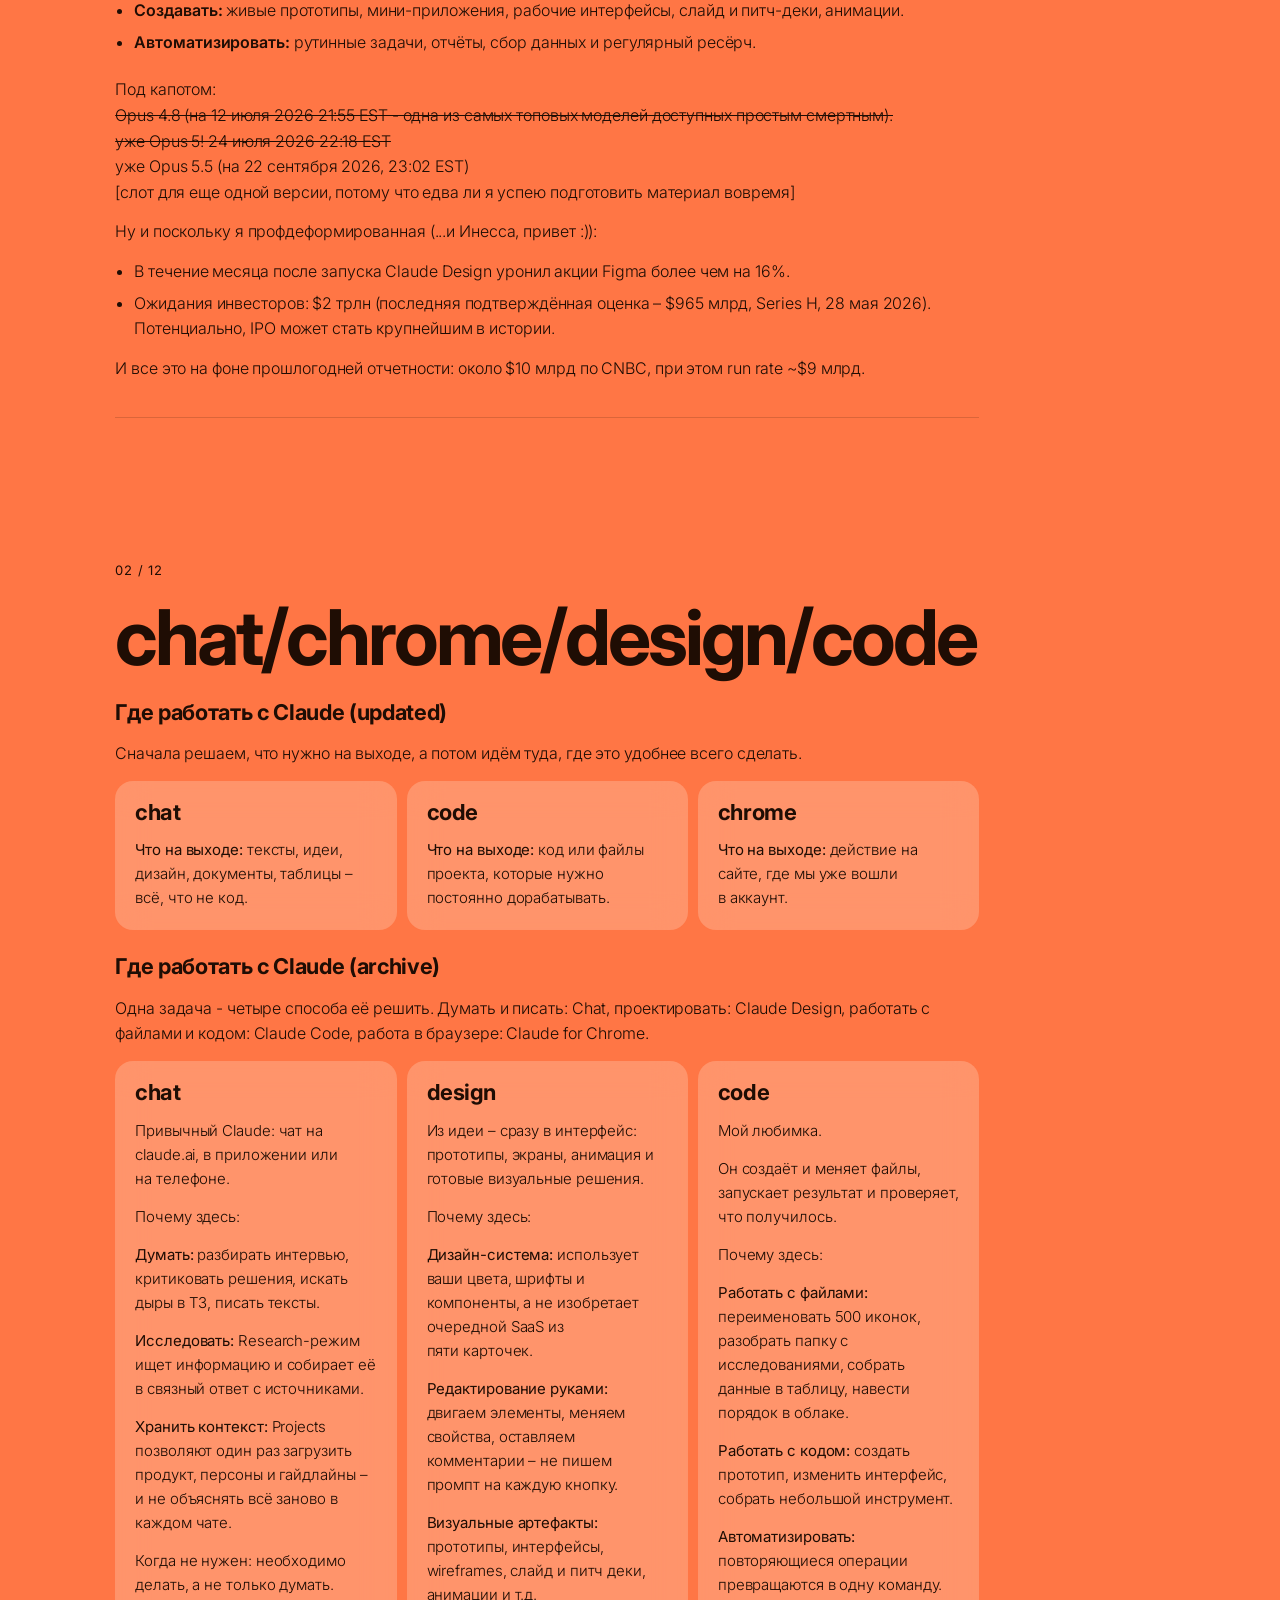
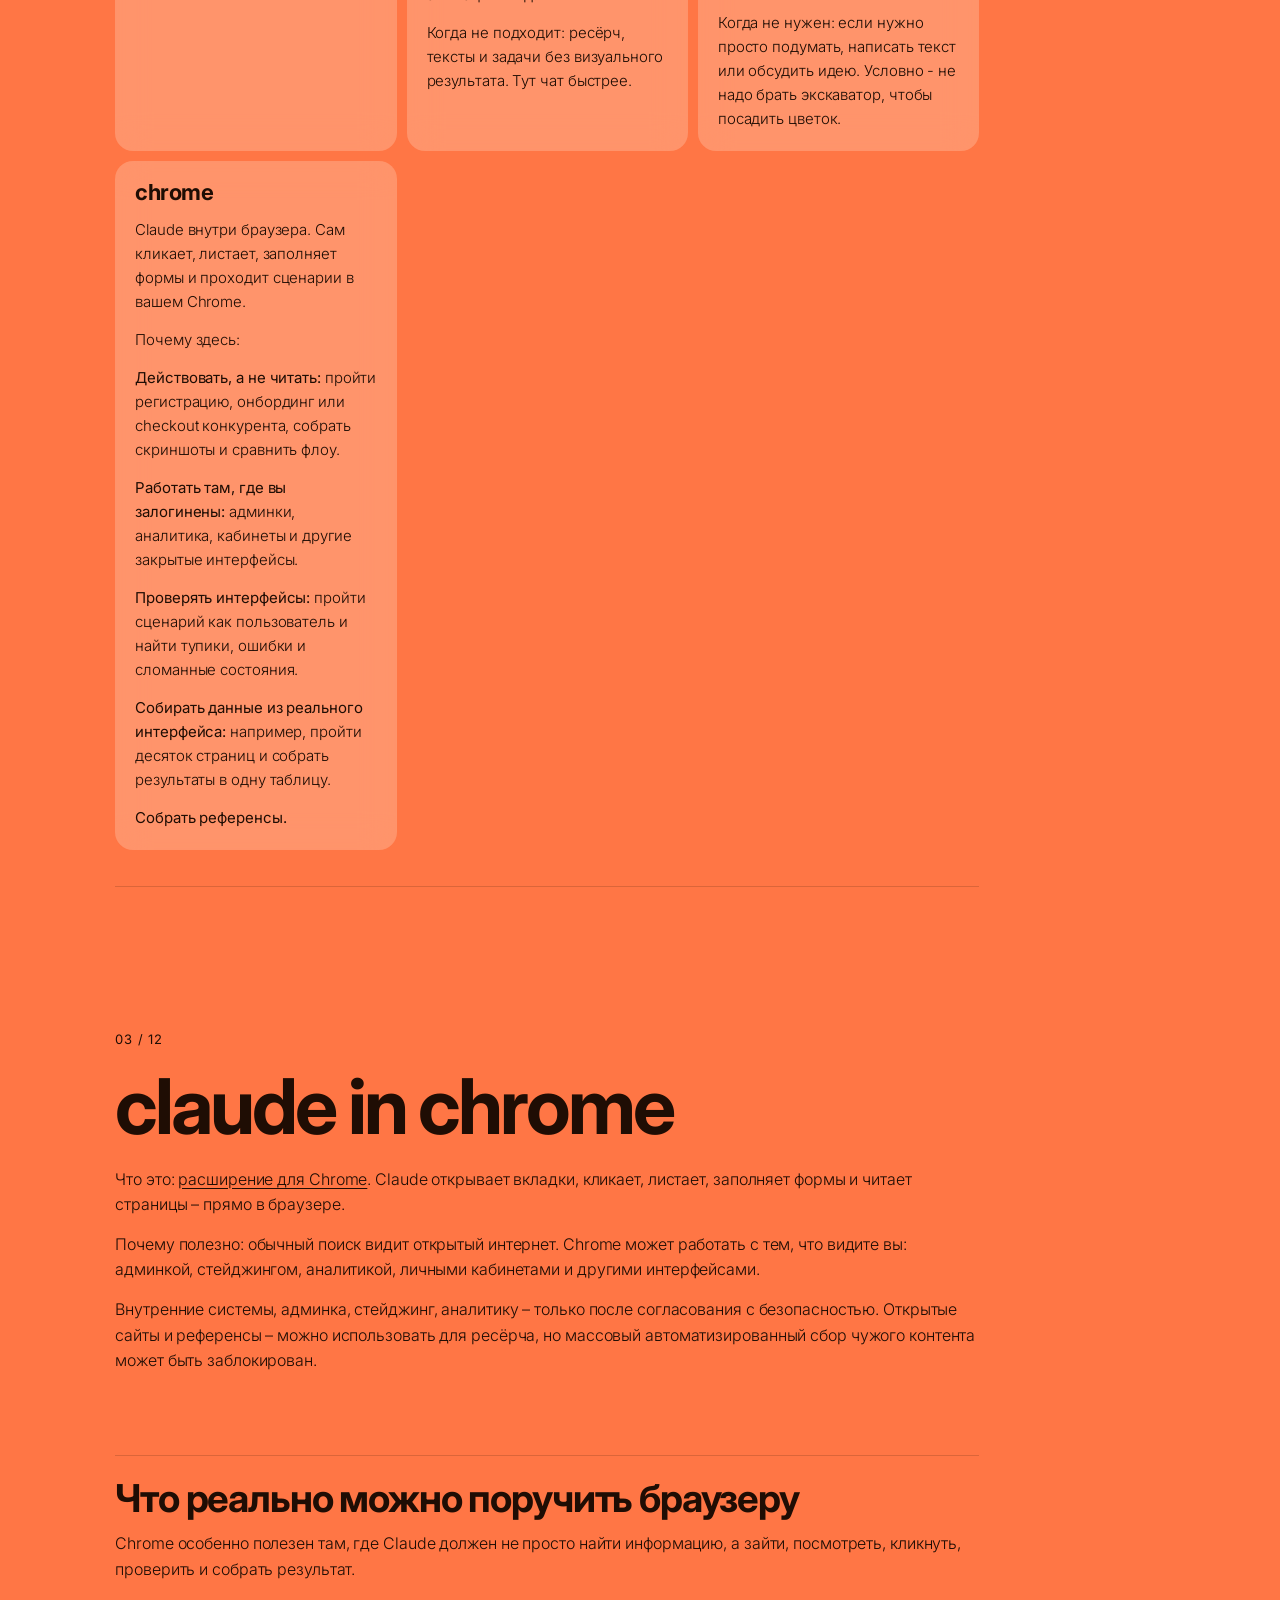
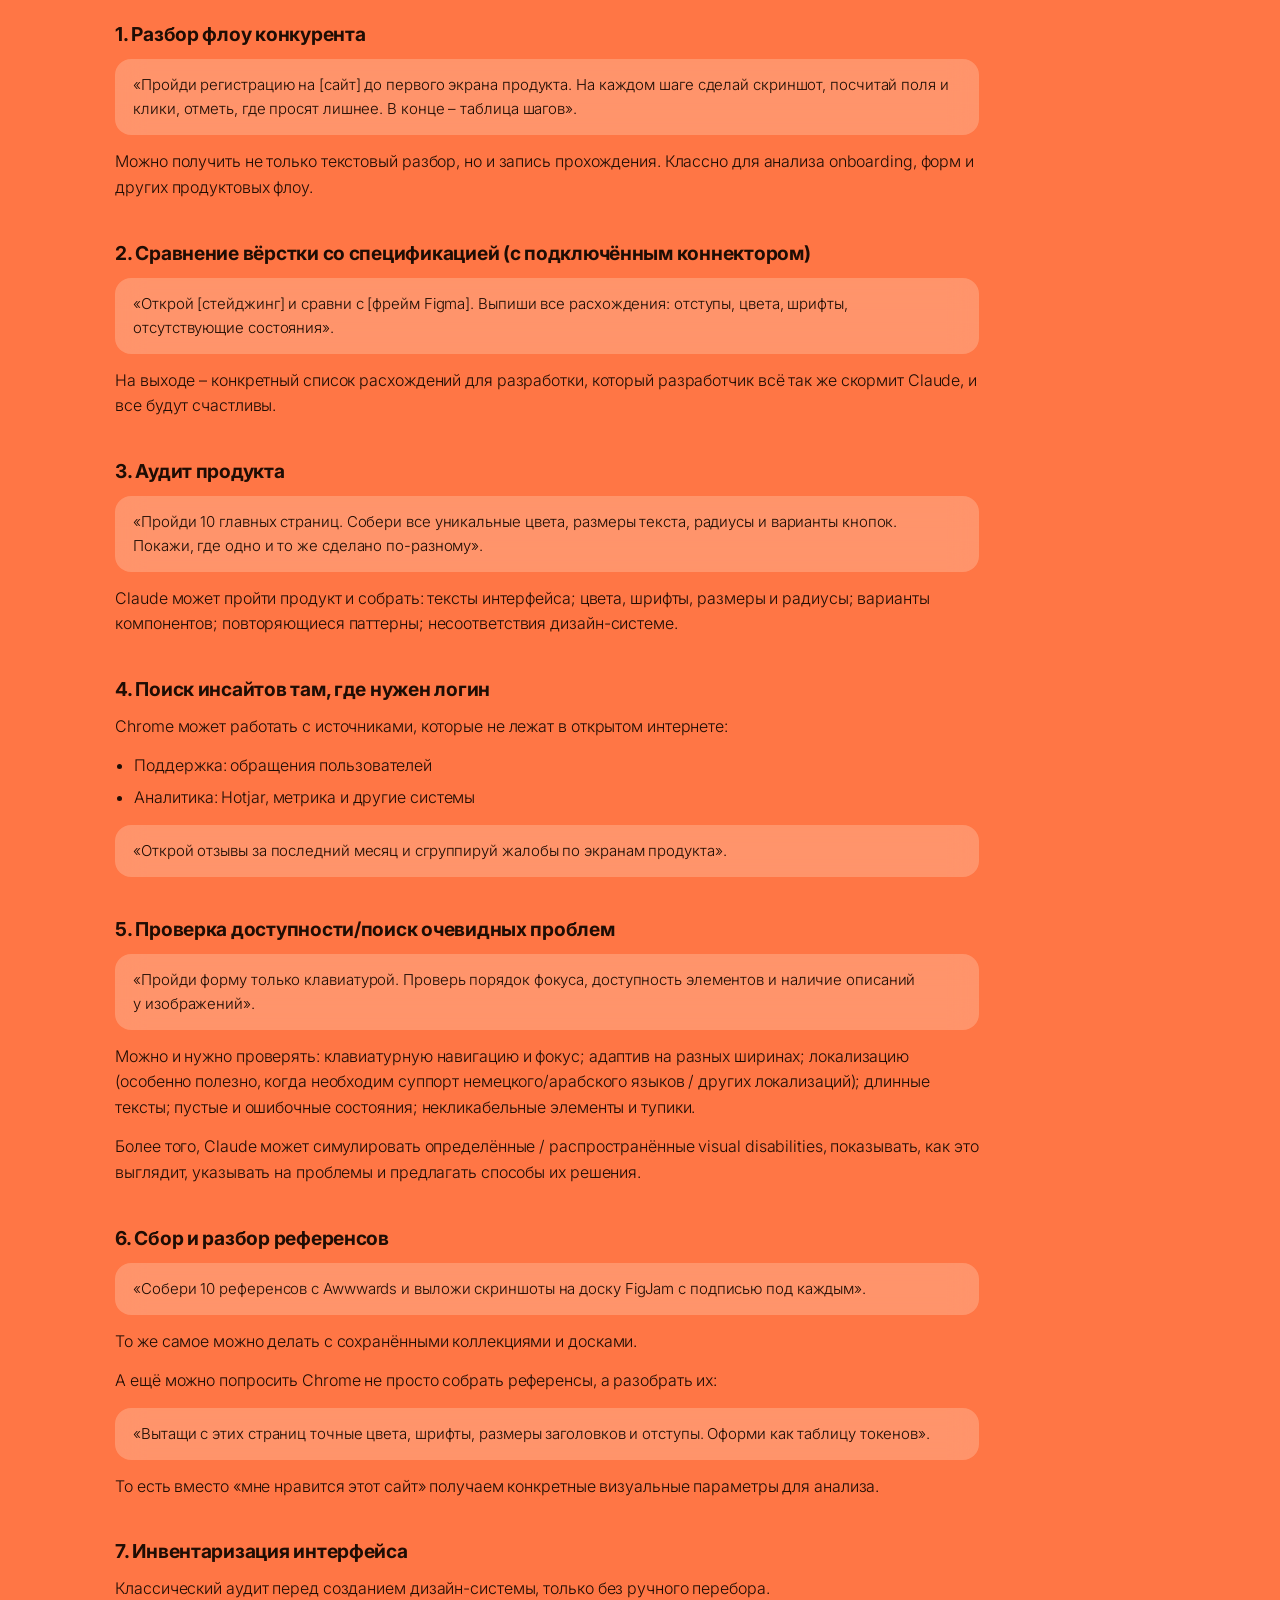
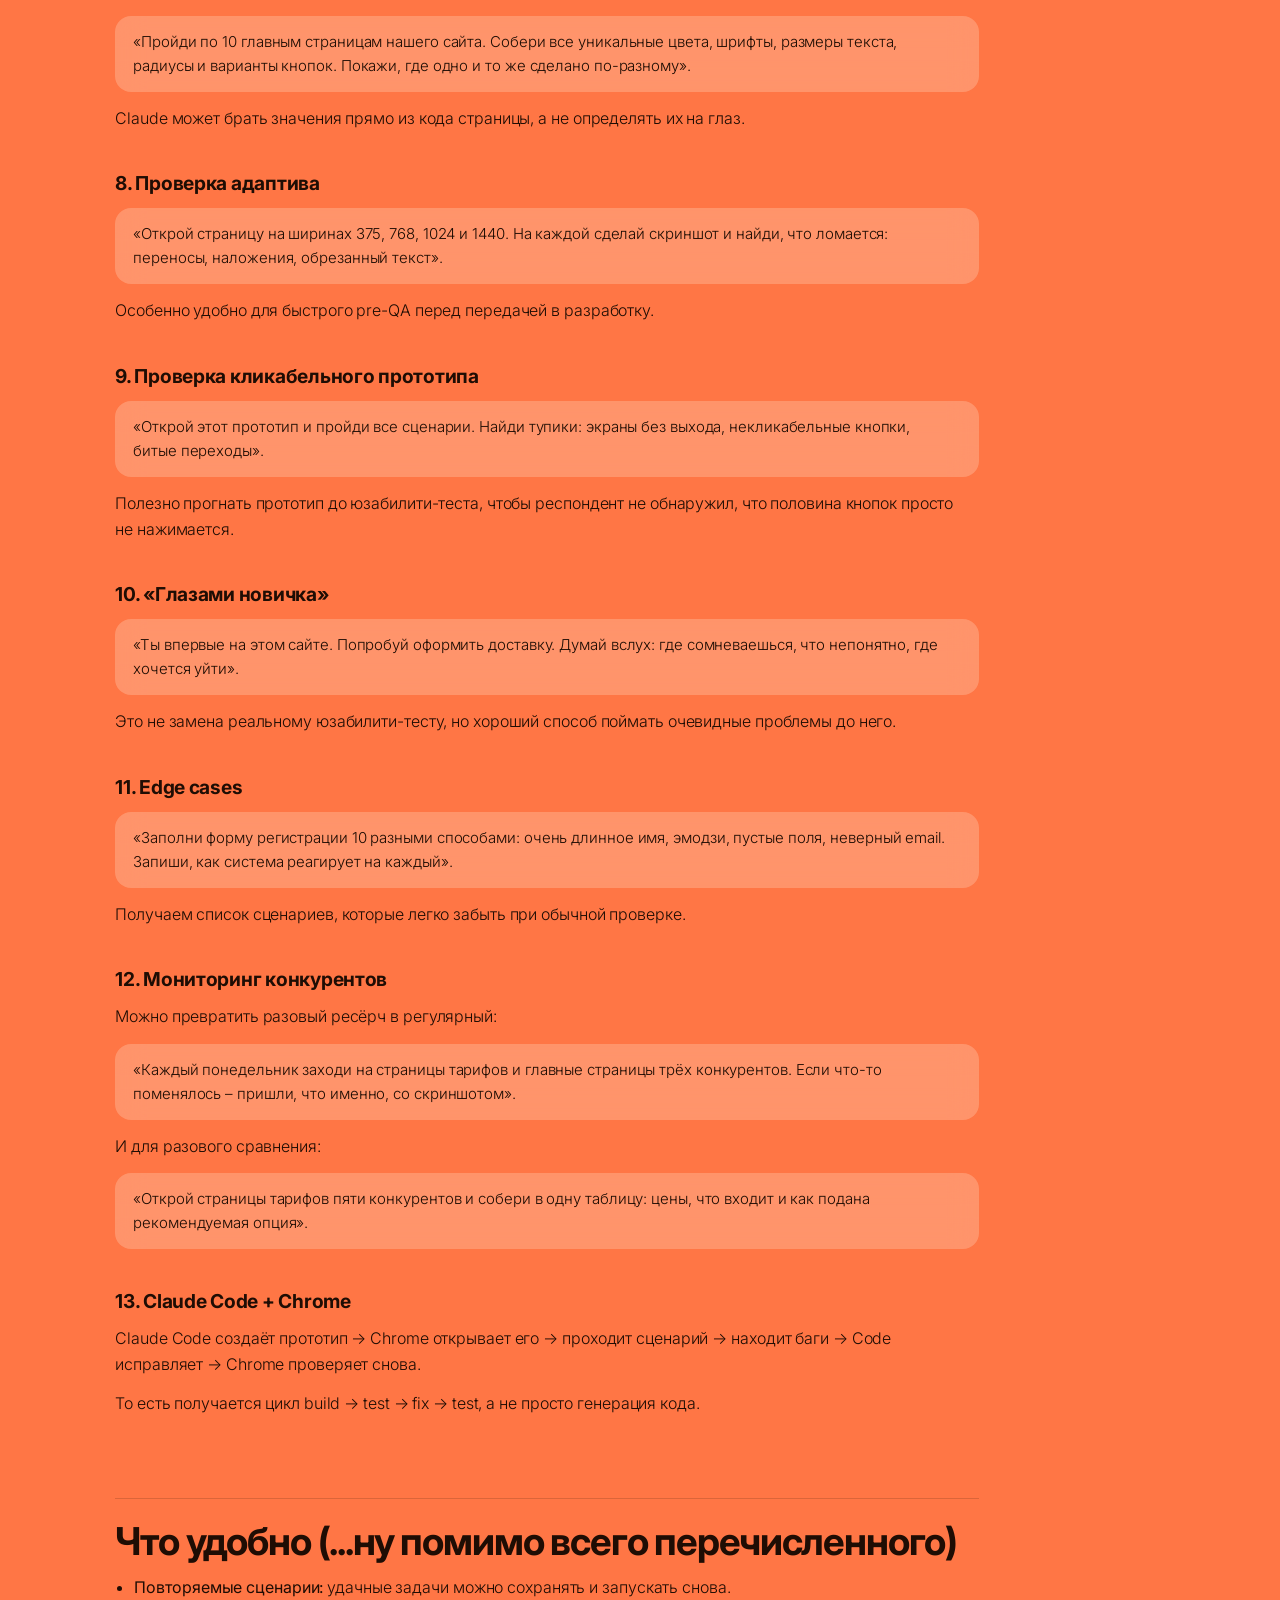
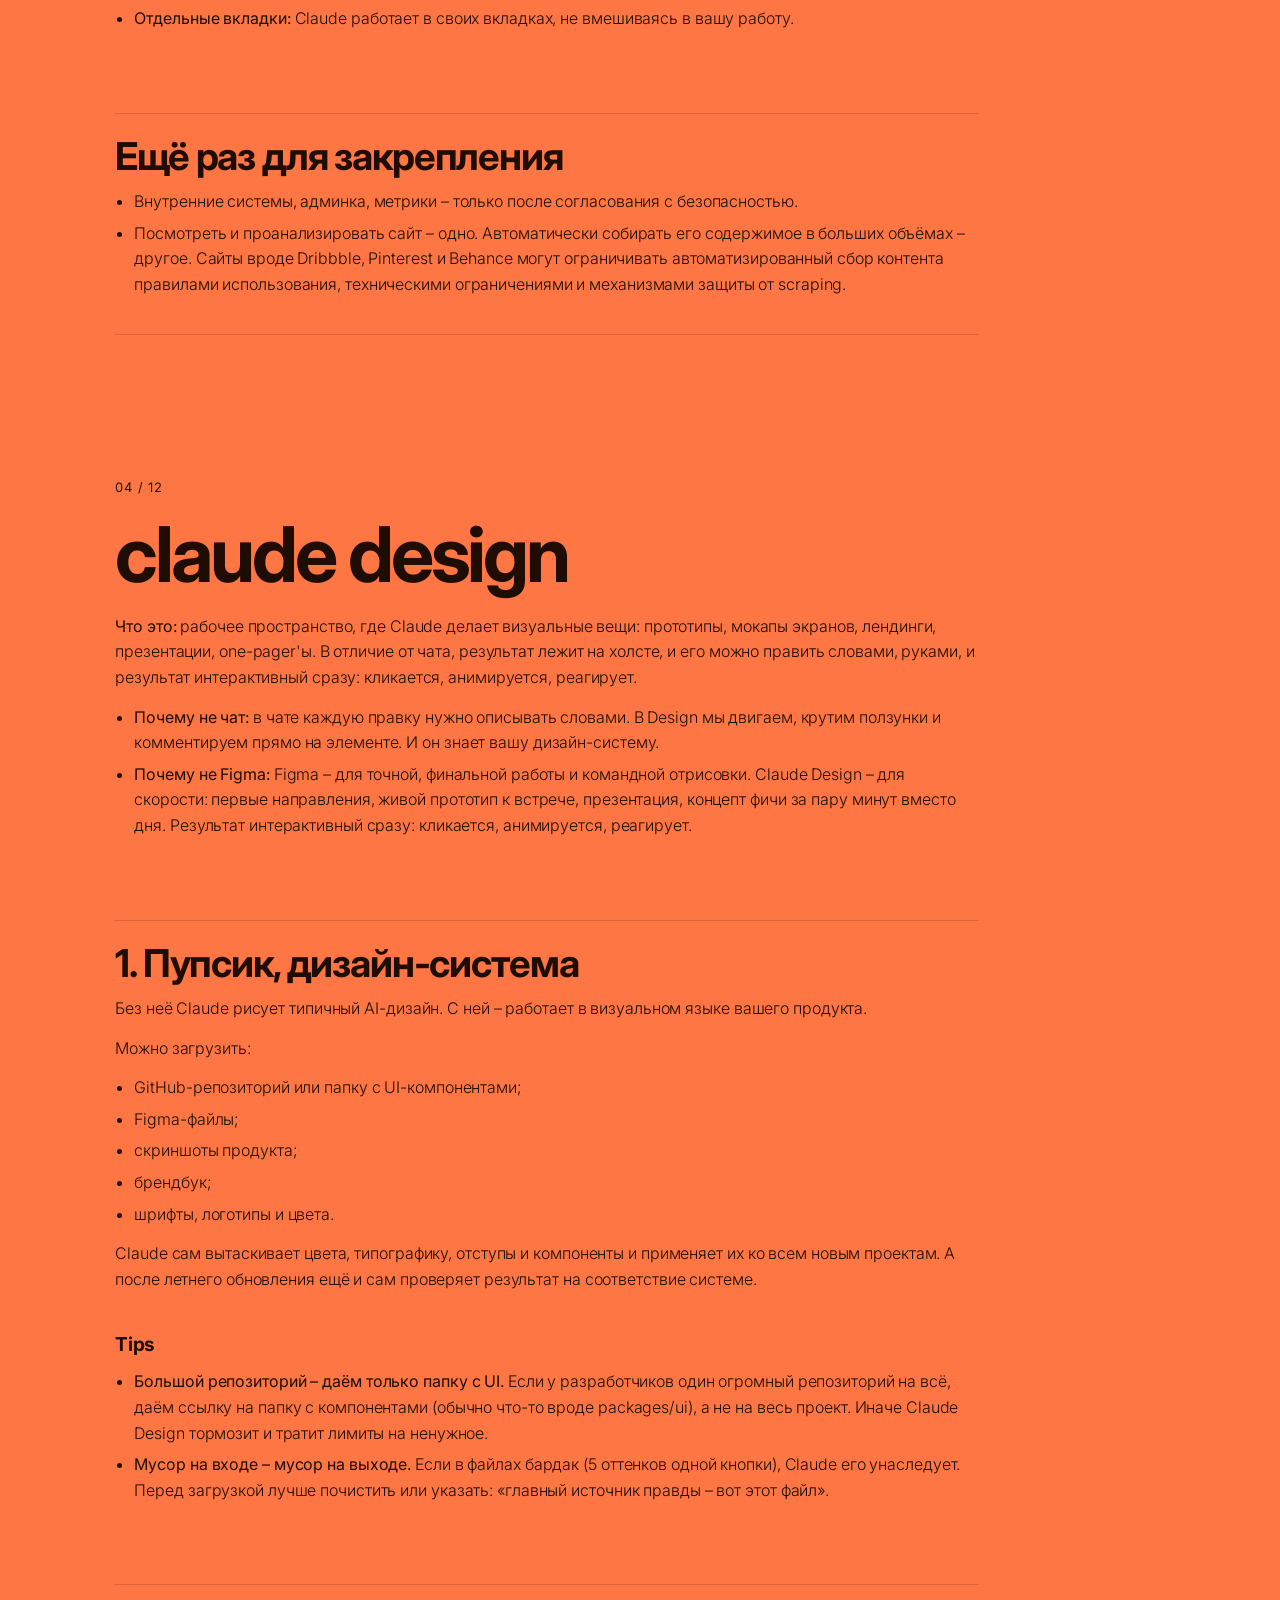
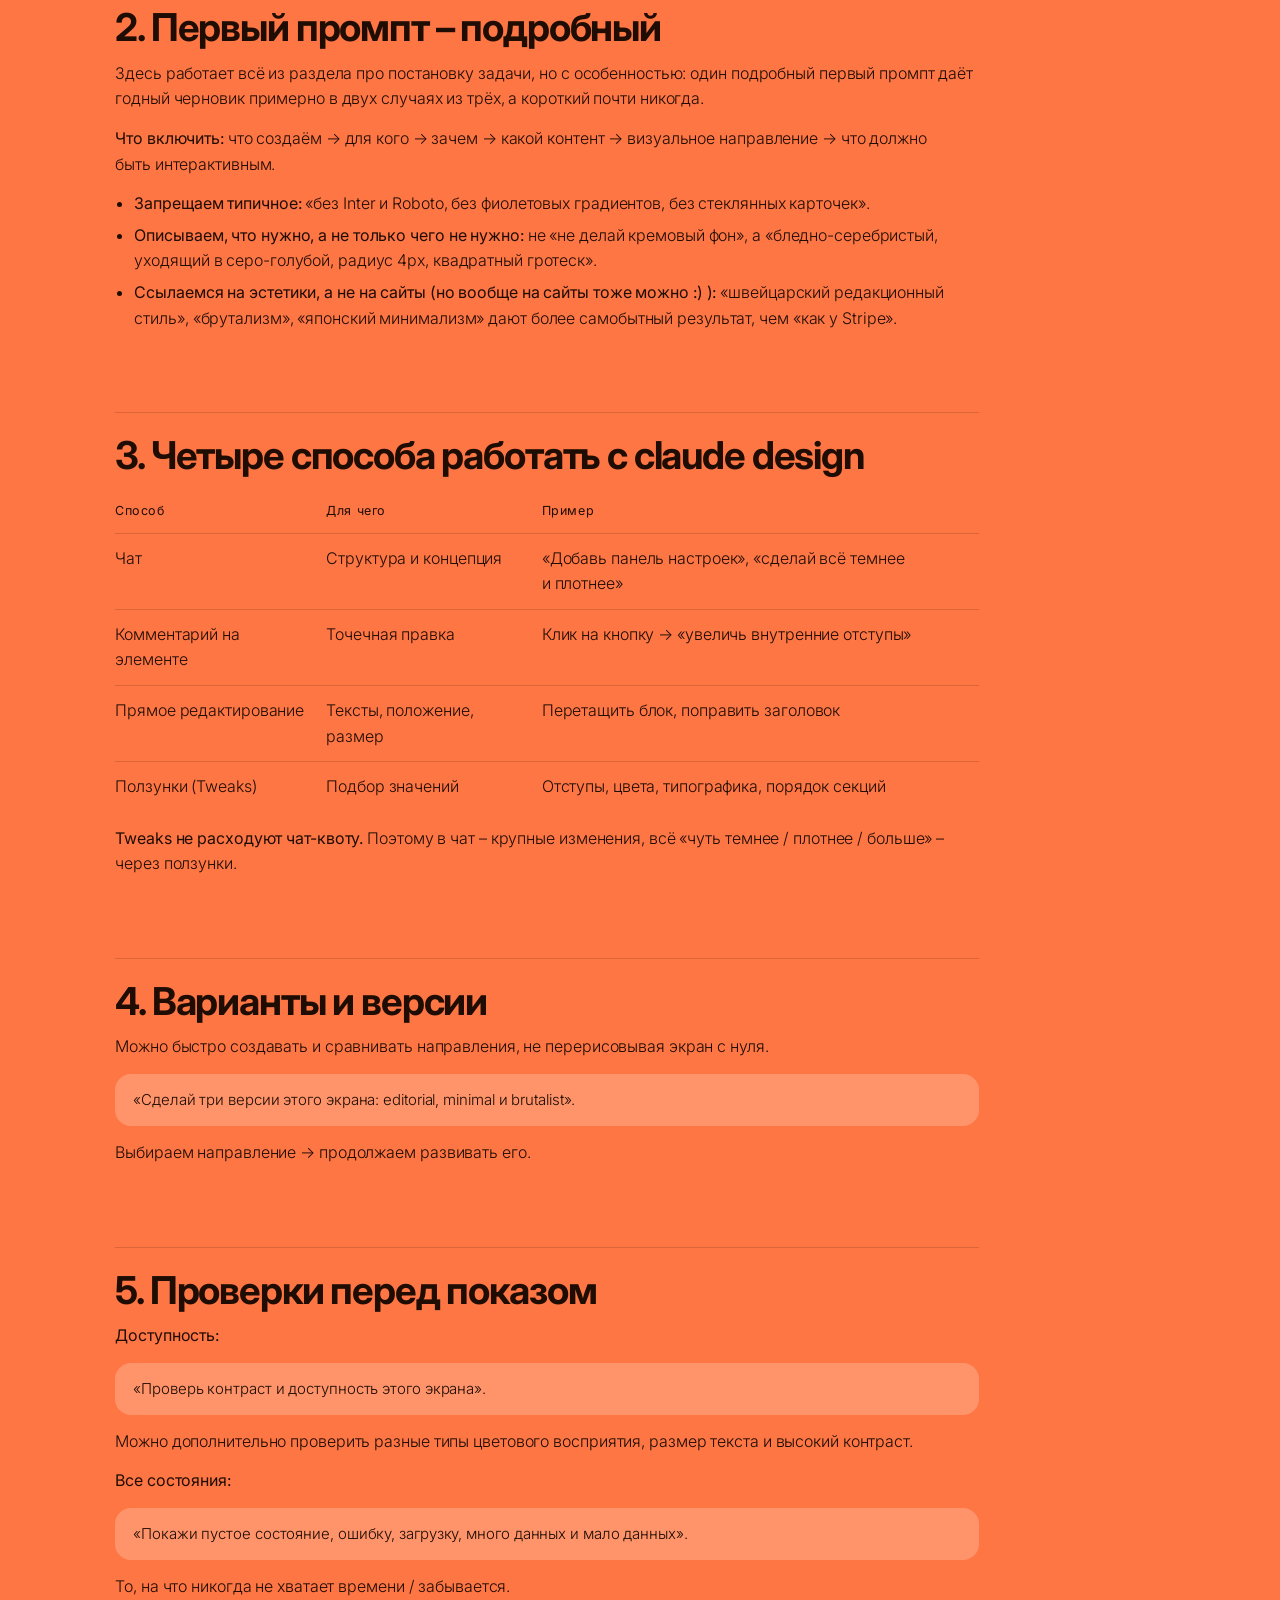
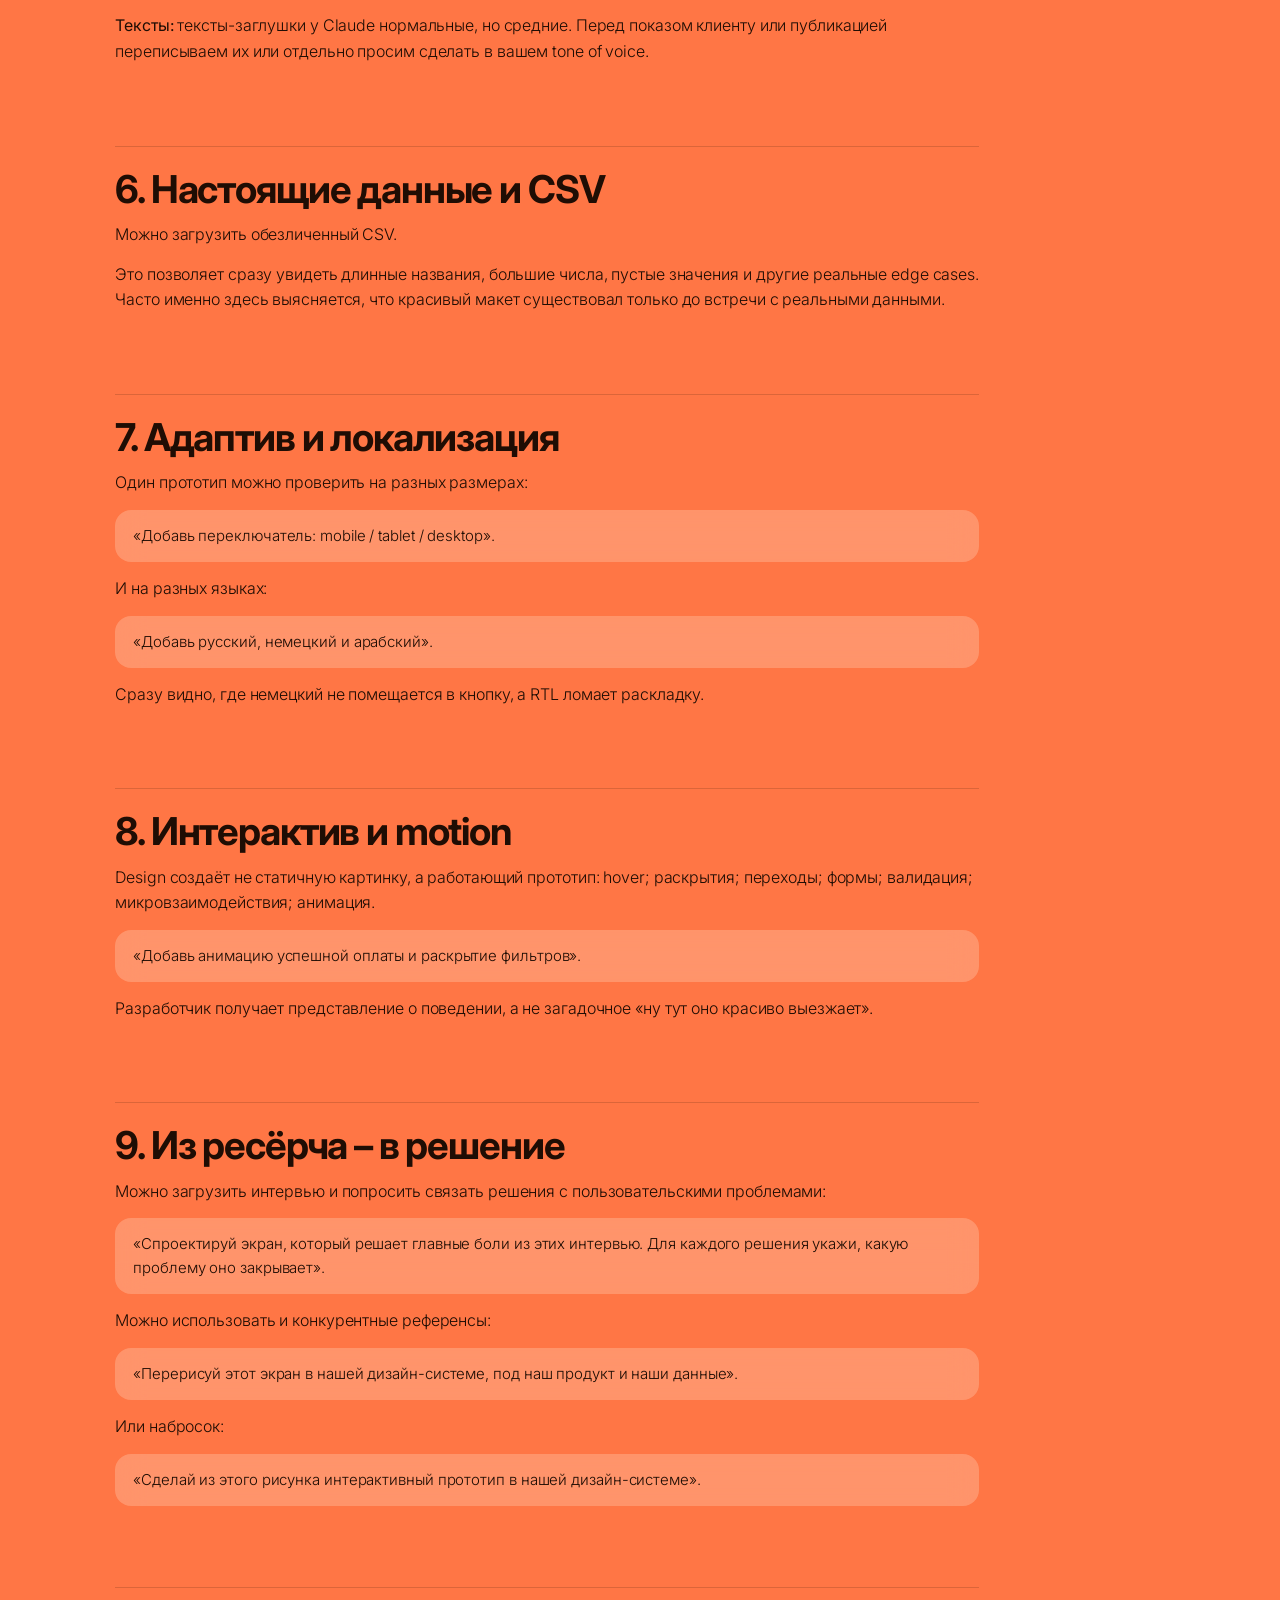
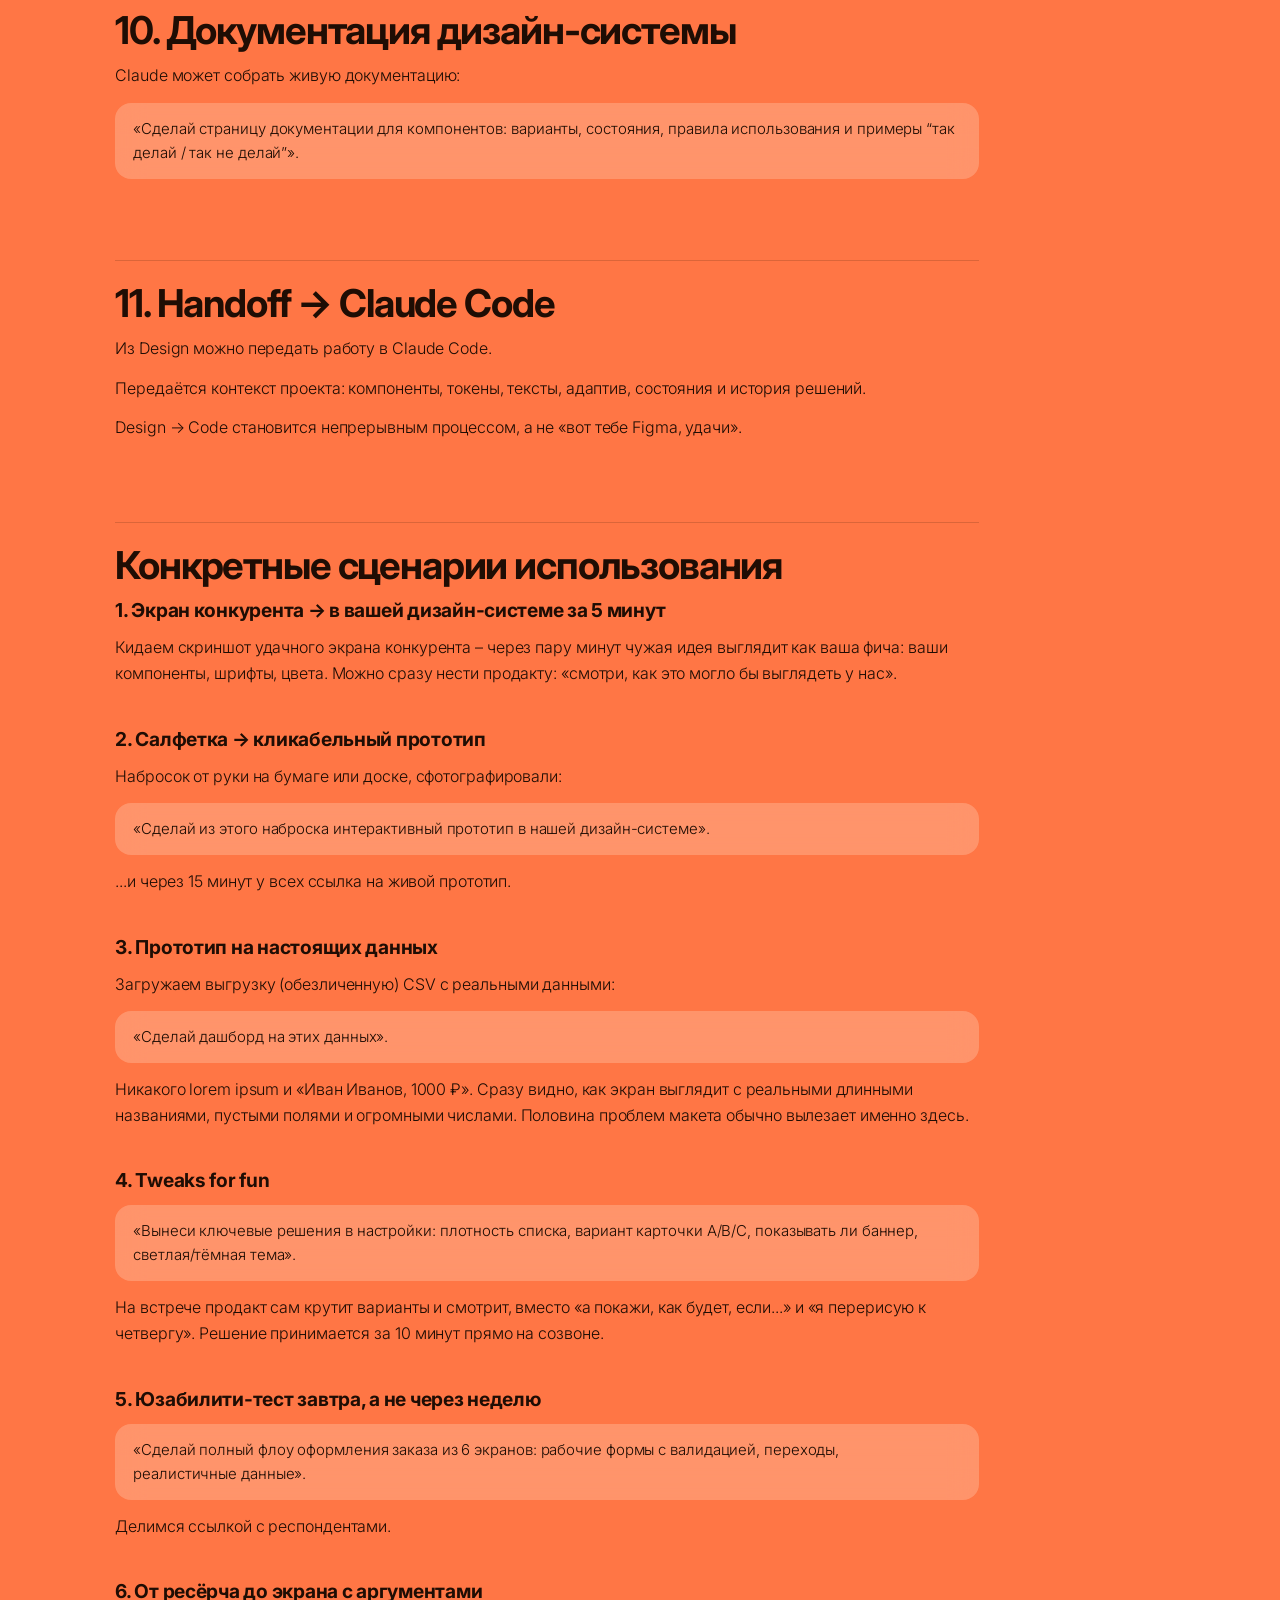
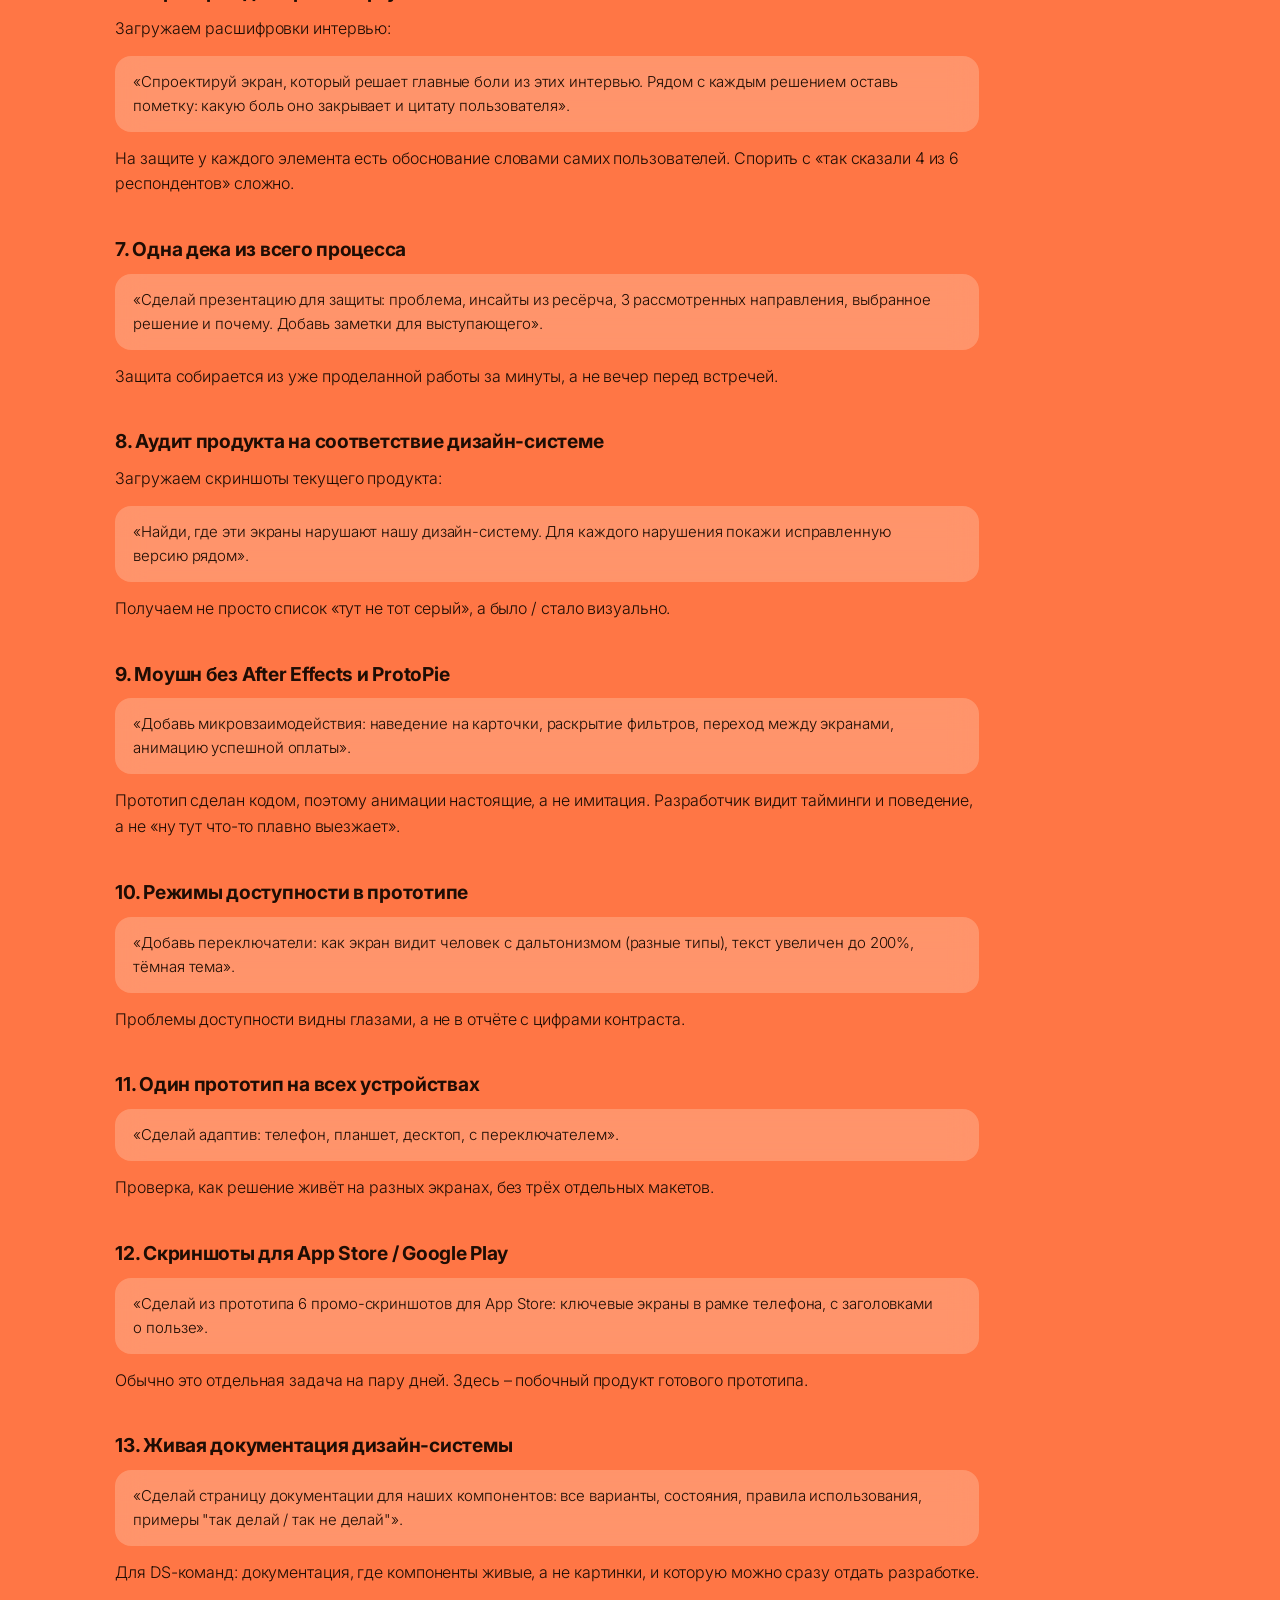
<file: v8/index.html>
<!doctype html>
<html lang="ru">
<head>
<meta charset="utf-8">
<meta name="viewport" content="width=device-width, initial-scale=1, viewport-fit=cover">
<title>Claude · ликбез</title>
<meta name="theme-color" content="#FF7645">
<link rel="icon" href="../assets/favicon.svg" type="image/svg+xml">
<link rel="preconnect" href="https://fonts.googleapis.com">
<link rel="preconnect" href="https://fonts.gstatic.com" crossorigin>
<link href="https://fonts.googleapis.com/css2?family=Inter:wght@200;300;400;600;700&display=swap" rel="stylesheet">
<style>
@font-face{
  font-family:"LORE Cyrillic";
  src:url("../fonts/LORE-Cyrillic.woff2") format("woff2"), url("../fonts/LORE-Cyrillic.woff") format("woff");
  font-display:swap;
}
:root{
  --ink:#1f0d04;
  /* весь текст — одним цветом (так проще править) */
  --ink-soft:var(--ink);
  --ink-faint:var(--ink);
  --rule:rgba(31,13,4,.16);
  --glass:rgba(255,236,214,.26);
  --orange:#FF7645;
  --amber:#FDBC57;
  --ease-out:cubic-bezier(.16,1,.3,1);
}
*{ box-sizing:border-box; margin:0; padding:0; }
html{ -webkit-text-size-adjust:100%; }
body{
  min-height:100vh;
  background:var(--orange);
  color:var(--ink);
  font-family:Inter, "Helvetica Neue", Helvetica, Arial, sans-serif;
  font-weight:300;
  -webkit-font-smoothing:antialiased;
  -moz-osx-font-smoothing:grayscale;
  overflow-x:hidden;
}

/* ---------- пространство: тёплый свет сверху, глубина к краям ---------- */
.stage{ position:fixed; inset:0; z-index:0; overflow:hidden;
  --c1:#FDBC57; --c2:#FF8A4A; --c3:#FF7645; --c4:rgba(232,84,40,.55);
  background:
    radial-gradient(70% 55% at 50% 30%, var(--c1) 0%, transparent 70%),
    radial-gradient(120% 90% at 50% 110%, var(--c4) 0%, transparent 60%),
    linear-gradient(180deg, var(--c1) 0%, var(--c2) 45%, var(--c3) 100%);
}
.stage canvas{ position:absolute; inset:0; width:100%; height:100%; display:block; opacity:0; transition:opacity 1.2s var(--ease-out); }
.stage canvas.on{ opacity:1; }
/* лёгкое зерно, чтобы градиент не был «пластиковым» */
.stage::after{
  content:""; position:absolute; inset:-50%; opacity:.08; mix-blend-mode:multiply; pointer-events:none;
  background-image:url("data:image/svg+xml;utf8,<svg xmlns='http://www.w3.org/2000/svg' width='140' height='140'><filter id='n'><feTurbulence type='fractalNoise' baseFrequency='.85' numOctaves='3'/></filter><rect width='140' height='140' filter='url(%23n)' opacity='.6'/></svg>");
}

/* ---------- первый экран: только логотип ---------- */
.hero{ position:relative; z-index:2; height:100vh; height:100svh; display:grid; place-items:center; pointer-events:none; }
.hero img{ width:min(403px, 72vw); height:auto; filter:drop-shadow(0 6px 30px rgba(120,40,0,.25)); }

/* ---------- контент глав ---------- */
.content{ position:relative; z-index:2; padding:8vh 0 30vh; }
.chapter{
  width:min(864px, calc(100% - 32px));
  margin:0 0 0 clamp(16px, 9vw, 150px);
  padding:16vh 0 4vh;
}
.chapter + .chapter{ border-top:1px solid var(--rule); }
.num{ display:block; margin-bottom:22px; font-size:13px; font-weight:400; letter-spacing:.06em; color:var(--ink-faint); }

.doc h1{ overflow-wrap:break-word; font-weight:700; font-size:clamp(44px, 6vw, 84px); line-height:.98; letter-spacing:-.04em; text-wrap:balance; }
.doc h2{ margin-top:22px; font-weight:700; font-size:clamp(19px, 1.7vw, 24px); line-height:1.35; letter-spacing:-.015em; color:var(--ink-soft); text-wrap:balance; }
.doc h3{ margin-top:clamp(56px, 9vh, 96px); padding-top:22px; border-top:1px solid var(--rule); font-weight:700; font-size:clamp(26px, 3vw, 40px); line-height:1.08; letter-spacing:-.03em; text-wrap:balance; }
.doc h4{ margin-top:40px; font-weight:700; font-size:clamp(18px, 1.5vw, 21px); line-height:1.3; letter-spacing:-.014em; }
.doc p, .doc li, .doc td, .doc th{ font-size:clamp(16px, 1.2vw, 18px); line-height:1.6; letter-spacing:-.006em; text-wrap:pretty; }
.doc > * + *, .doc .card > * + *{ margin-top:14px; }
.doc h1 + *{ margin-top:22px; }
.doc h3 + *, .doc h4 + *{ margin-top:12px; }
.doc strong{ font-weight:400; }
.doc b.key{ font-weight:600; }
.doc a{ color:inherit; text-underline-offset:3px; }
.doc s{ color:var(--ink-faint); }
.doc s.lore{ font-family:"LORE Cyrillic", Inter, sans-serif; font-size:1.05em; color:var(--ink); text-decoration-color:var(--ink); }
.doc ul, .doc ol{ padding-left:1.2em; }
.doc li + li{ margin-top:6px; }
.doc li::marker{ color:var(--ink-faint); }
.doc blockquote{ padding:14px 18px; border-radius:16px; background:var(--glass); -webkit-backdrop-filter:blur(14px); backdrop-filter:blur(14px); }
.doc blockquote p{ font-size:clamp(15px, 1.1vw, 17px); }
.doc .tag{ display:inline-block; margin-left:6px; padding:0 9px; border-radius:999px; box-shadow:inset 0 0 0 1px var(--rule); font-size:12px; line-height:1.8; color:var(--ink-soft); white-space:nowrap; vertical-align:2px; }
.doc .fact, .doc .warn, .doc .note{ padding-left:16px; border-left:2px solid var(--ink); }
.doc .note, .doc .when-not, .doc .aside{ color:var(--ink-soft); }
.doc aside.draft, .doc p.draft{ display:block; padding:12px 16px; border-radius:12px; border:1px dashed var(--ink-faint); color:var(--ink-soft); font-size:14px; font-style:italic; }
.doc aside.draft::before{ content:"черновик · "; font-style:normal; font-weight:400; }
.doc .draft-inline{ color:var(--ink-soft); font-style:italic; }
.doc .cards, .doc .groups{ display:grid; grid-template-columns:repeat(auto-fit, minmax(220px, 1fr)); gap:10px; }
.doc .card, .doc .groups > div{ padding:20px; border-radius:18px; background:var(--glass); -webkit-backdrop-filter:blur(16px); backdrop-filter:blur(16px); }
.doc .card h3, .doc .card h4{ margin:0; padding:0; border:0; font-size:22px; font-weight:700; letter-spacing:-.02em; }
.doc .card p, .doc .card li{ font-size:15px; }
.doc .groups b{ display:block; margin-bottom:6px; }
.doc .compare{ display:grid; grid-template-columns:1fr 1fr; gap:10px; }
.doc .compare > div{ padding:16px 18px; border-radius:16px; background:var(--glass); -webkit-backdrop-filter:blur(14px); backdrop-filter:blur(14px); font-size:16px; line-height:1.55; }
.doc .compare .good{ box-shadow:inset 0 0 0 1.5px var(--ink); }
.doc .template{ border-top:1px solid var(--rule); }
.doc .template > div{ padding:10px 0; border-bottom:1px solid var(--rule); font-size:16px; }
.doc .table-wrap{ overflow-x:auto; }
.doc table{ width:100%; border-collapse:collapse; }
.doc th, .doc td{ padding:12px 16px 12px 0; text-align:left; vertical-align:top; border-top:1px solid var(--rule); }
.doc th{ border-top:0; font-size:12.5px; letter-spacing:.045em; color:var(--ink-soft); font-weight:400; }
.doc .versions{ margin-top:22px; }
.doc .thanks{ min-height:50vh; display:grid; place-content:center; text-align:center; }
.doc .thanks__title{ font-size:clamp(72px, 12vw, 180px); }
.doc .thanks__note{ color:var(--ink-soft); }

/* ---------- навигация справа: стеклянная капсула с точками и «жидкой» каплей текущей главы ---------- */
:root{ --accent:#E8501C; }
.rail{ position:fixed; z-index:20; right:clamp(14px, 2.2vw, 36px); top:50%; transform:translateY(-50%);
  display:flex; flex-direction:column; align-items:center; gap:10px;
  opacity:0; pointer-events:none; transition:opacity .6s var(--ease-out); }
.rail.on{ opacity:1; pointer-events:auto; }
.glass{ background:rgba(255,255,255,.3); -webkit-backdrop-filter:blur(18px) saturate(1.5); backdrop-filter:blur(18px) saturate(1.5);
  box-shadow:inset 0 0 0 .5px rgba(255,255,255,.7), inset 0 1px 0 rgba(255,255,255,.6), 0 8px 24px rgba(0,0,0,.07); }
.burger{ width:34px; height:34px; border:0; background:none; cursor:pointer; color:#fff; display:grid; place-items:center;
  filter:drop-shadow(0 0 4px rgba(255,255,255,.7)) drop-shadow(0 1px 3px rgba(0,0,0,.18)); transition:transform .3s var(--ease-out); }
.burger:hover{ transform:scale(1.1); }
.burger svg{ width:18px; height:18px; }
.pill{ position:relative; padding:4px 0; width:24px; }
.dots{ list-style:none; display:flex; flex-direction:column; align-items:center; }
.dot{ position:relative; display:grid; place-items:center; width:24px; height:18px; border:0; background:none; cursor:pointer; }
.dot::before{ content:""; width:6px; height:6px; border-radius:50%; background:rgba(255,255,255,.85);
  box-shadow:0 0 6px 1px rgba(255,255,255,.75), 0 1px 3px rgba(0,0,0,.16); transition:background .3s, transform .3s var(--ease-out); }
.dot:hover::before{ background:#fff; transform:scale(1.3); }
.dot span{ position:absolute; right:34px; top:50%; transform:translate(4px,-50%); white-space:nowrap; font:400 13px/1 Inter, sans-serif; color:var(--ink);
  padding:7px 11px; border-radius:999px; opacity:0; pointer-events:none; transition:opacity .25s, transform .25s var(--ease-out); }
.dot:hover span, .dot:focus-visible span{ opacity:1; transform:translate(0,-50%); }
/* капля: тянется от точки к точке и догоняет сама себя, как жидкость */
.drop{ position:absolute; left:50%; top:0; width:8px; height:8px; margin-left:-4px; border-radius:999px; pointer-events:none;
  background:var(--accent); box-shadow:0 0 0 2px #fff, 0 0 10px 2px rgba(255,255,255,.8), 0 2px 8px rgba(0,0,0,.18); will-change:transform,height; }
.toc{ position:fixed; z-index:30; right:clamp(14px, 2.2vw, 36px); top:50%; width:min(340px, calc(100vw - 28px)); max-height:80vh; overflow:auto;
  transform:translate(8px,-50%) scale(.98); transform-origin:right center; opacity:0; visibility:hidden;
  padding:10px; border-radius:24px; background:rgba(255,255,255,.5); -webkit-backdrop-filter:blur(26px) saturate(1.6); backdrop-filter:blur(26px) saturate(1.6);
  box-shadow:0 24px 60px rgba(0,0,0,.12), inset 0 0 0 .5px rgba(255,255,255,.8);
  transition:opacity .35s var(--ease-out), transform .35s var(--ease-out), visibility 0s .35s; }
.toc.is-open{ opacity:1; visibility:visible; transform:translate(0,-50%); transition:opacity .35s var(--ease-out), transform .35s var(--ease-out); }
.toc ol{ list-style:none; }
.toc button{ display:flex; gap:12px; align-items:baseline; width:100%; padding:9px 12px; border:0; border-radius:14px; background:none; cursor:pointer; text-align:left;
  font:400 15px/1.3 Inter, sans-serif; color:var(--ink); transition:background .2s; }
.toc button:hover{ background:rgba(255,255,255,.55); }
.toc button.is-active{ font-weight:700; background:rgba(255,255,255,.7); }
.toc small{ font-size:12px; min-width:20px; }

@media (max-width: 760px){
  .rail{ right:6px; gap:8px; }
  .burger{ width:30px; height:30px; }
  .pill{ width:20px; padding:5px 0; }
  .dot{ width:20px; height:15px; }
  .dot span{ display:none; }
  .toc{ right:14px; }
  .chapter{ width:calc(100% - 52px); margin:0 0 0 16px; padding-top:12vh; }
  .doc .compare{ grid-template-columns:1fr; }
}
@media (prefers-reduced-motion: reduce){
  .stage canvas{ transition:none; }
}
</style>
</head>
<body>

<div class="stage"><canvas id="gl" aria-hidden="true"></canvas></div>

<header class="hero">
  <img src="claude-logo.svg" alt="Claude" width="403" height="87">
</header>

<main class="content" id="content"></main>

<nav class="rail" id="rail" aria-label="Главы">
  <button class="burger" id="burger" type="button" aria-label="Содержание" aria-expanded="false">
    <svg viewBox="0 0 16 16" fill="none" stroke="currentColor" stroke-width="1.6" stroke-linecap="round"><path d="M2 4h12M2 8h12M2 12h12"/></svg>
  </button>
  <div class="pill"><ol class="dots" id="dots"></ol><i class="drop" id="drop"></i></div>
</nav>
<div class="toc" id="toc" role="dialog" aria-label="Содержание"><ol id="tocList"></ol></div>

<script src="../vendor/marked.min.js"></script>
<script src="../vendor/three.min.js"></script>
<script src="figures.js"></script>
<script>
(function(){
  "use strict";

  // Главы — те же файлы, что и в основной версии. Текст не меняем.
  var FILES = [
    "../content/01-likbez.md", "../content/02-where.md", "../content/03-chrome.md", "../content/04-design.md",
    "../content/05-code.md", "../content/06-connectors.md", "../content/07-skills.md", "../content/08-limits.md",
    "../content/09-task.md", "../content/10-inspiration.md", "../content/11-personal.md", "../content/12-thanks.md"
  ];
  var gl = document.getElementById("gl"), content = document.getElementById("content");
  var pad = function(n){ return String(n).padStart(2, "0"); };
  function clamp(v, a, b){ return Math.min(b, Math.max(a, v)); }
  function smooth(t){ return t * t * (3 - 2 * t); }
  function esc(t){ return t.replace(/&/g, "&amp;").replace(/</g, "&lt;").replace(/>/g, "&gt;"); }
  function ramp(p, a, b){ return smooth(clamp((p - a) / (b - a), 0, 1)); }

  // эмодзи в презентации не показываем; сами тексты глав не меняем
  var EMOJI = /(?:\p{Extended_Pictographic}|\p{Regional_Indicator})(?:\uFE0F|\u200D(?:\p{Extended_Pictographic})\uFE0F?)*\s?/gu;
  function stripEmoji(root){
    var w = document.createTreeWalker(root, NodeFilter.SHOW_TEXT), n, list = [];
    while ((n = w.nextNode())) list.push(n);
    list.forEach(function(t){ var v = t.nodeValue.replace(EMOJI, "").replace(/\uFE0F/g, ""); if (v !== t.nodeValue) t.nodeValue = v; });
  }

  function render(md){
    md.forEach(function(text, i){
      var sec = document.createElement("section");
      sec.className = "chapter";
      var doc = document.createElement("article");
      doc.className = "doc";
      doc.innerHTML = marked.parse(text || "");
      // длинные заголовки вида «chat/chrome/design/code» переносим по косой черте, а не посреди слова
      doc.querySelectorAll("h1").forEach(function(h){
        if (h.children.length === 0 && h.textContent.indexOf("/") >= 0) h.innerHTML = h.textContent.split("/").map(esc).join("/<wbr>");
      });
      stripEmoji(doc);
      doc.querySelectorAll("table").forEach(function(t){ var w = document.createElement("div"); w.className = "table-wrap"; t.parentNode.replaceChild(w, t); w.appendChild(t); });
      doc.querySelectorAll("a[href^='http']").forEach(function(a){ a.target = "_blank"; a.rel = "noopener"; });
      var num = document.createElement("span");
      num.className = "num";
      num.textContent = pad(i + 1) + " / " + pad(FILES.length);
      sec.appendChild(num);
      sec.appendChild(doc);
      content.appendChild(sec);
    });
  }

  // ---------- навигация: точки + содержание ----------
  var rail = document.getElementById("rail"), dots = document.getElementById("dots");
  var toc = document.getElementById("toc"), tocList = document.getElementById("tocList"), burger = document.getElementById("burger");
  var sections = [], active = -1;
  function buildNav(){
    sections = [].slice.call(content.querySelectorAll(".chapter"));
    sections.forEach(function(sec, i){
      var h1 = sec.querySelector("h1"), title = h1 ? h1.textContent.trim() : "Глава " + (i + 1);
      var li = document.createElement("li"), b = document.createElement("button");
      b.type = "button"; b.className = "dot"; b.setAttribute("aria-label", title);
      b.innerHTML = '<span class="glass">' + esc(title) + "</span>";
      b.addEventListener("click", function(){ go(i); });
      li.appendChild(b); dots.appendChild(li);
      var tl = document.createElement("li"), tb = document.createElement("button");
      tb.type = "button";
      tb.innerHTML = "<small>" + pad(i + 1) + "</small><span>" + esc(title) + "</span>";
      tb.addEventListener("click", function(){ closeToc(); go(i); });
      tl.appendChild(tb); tocList.appendChild(tl);
    });
  }
  function go(i){ window.scrollTo({ top: sections[i].offsetTop + 2, behavior: "smooth" }); }
  function openToc(){ toc.classList.add("is-open"); burger.setAttribute("aria-expanded", "true"); }
  function closeToc(){ toc.classList.remove("is-open"); burger.setAttribute("aria-expanded", "false"); }
  burger.addEventListener("click", function(e){ e.stopPropagation(); toc.classList.contains("is-open") ? closeToc() : openToc(); });
  document.addEventListener("click", function(e){ if (!toc.contains(e.target)) closeToc(); });
  document.addEventListener("keydown", function(e){ if (e.key === "Escape") closeToc(); });
  var drop = document.getElementById("drop"), head = -1, tail = -1;
  function stepDrop(dt){
    if (active < 0 || !dots.children.length) return;
    var b = dots.children[active].firstChild, target = b.offsetTop + b.offsetHeight / 2;
    if (head < 0){ head = tail = target; }
    head += (target - head) * (1 - Math.exp(-dt * 16));   // голова быстрая
    tail += (target - tail) * (1 - Math.exp(-dt * 5));    // хвост тянется следом
    var top = Math.min(head, tail), len = Math.abs(head - tail);
    var w = 8 - Math.min(2.5, len * 0.05);                 // вытягиваясь, капля становится тоньше
    drop.style.height = (len + w) + "px";
    drop.style.width = w + "px"; drop.style.marginLeft = (-w / 2) + "px";
    drop.style.transform = "translateY(" + (top - w / 2) + "px)";
  }
  function markNav(y){
    rail.classList.toggle("on", y > innerHeight * 0.6);
    var cur = 0;
    for (var i = 0; i < sections.length; i++) if (sections[i].offsetTop <= y + innerHeight * 0.4) cur = i;
    if (cur === active) return;
    active = cur;
    [].forEach.call(dots.children, function(li, k){ li.firstChild.classList.toggle("is-active", k === cur); });
    [].forEach.call(tocList.children, function(li, k){ li.firstChild.classList.toggle("is-active", k === cur); });
  }

  // ---------- палитры: у каждой фигуры свой фон ----------
  var PALETTES = [
    { bg: ["#FDBC57", "#FF8A4A", "#FF7645", "rgba(232,84,40,.55)"], bounce: "#C8502A", accent: "#E8501C" },   // оранжевый — оранжевая «звезда» с золотыми искрами
    { bg: ["#EFE9FF", "#C6B8FF", "#A28FFF", "rgba(110,80,240,.40)"], bounce: "#7A62E8", accent: "#5B43F0" },   // лиловый — голубая «гантель»  // лиловый — сине-лаймовая «гантель»
    { bg: ["#FDBC57", "#FF8A4A", "#FF7645", "rgba(232,84,40,.55)"], bounce: "#C8502A", accent: "#E8501C" }   // снова оранжевый — оранжевое «облако»
  ];
  // откуда фигура въезжает (мировые единицы): первая уже на месте, вторая справа, третья снизу
  var ENTRY = [[0, 0, 0], [8, 0.5, 0], [0, -6.5, 0]];
  function rgba(c){
    if (c[0] === "#") return [parseInt(c.substr(1, 2), 16), parseInt(c.substr(3, 2), 16), parseInt(c.substr(5, 2), 16), 1];
    var m = c.match(/[\d.]+/g); return [+m[0], +m[1], +m[2], +m[3]];
  }
  function mix(a, b, k){ var x = rgba(a), y = rgba(b); return [0, 1, 2, 3].map(function(i){ return x[i] + (y[i] - x[i]) * k; }); }
  function css(v){ return "rgba(" + Math.round(v[0]) + "," + Math.round(v[1]) + "," + Math.round(v[2]) + "," + v[3].toFixed(3) + ")"; }
  function hex(v){ return "#" + [0, 1, 2].map(function(i){ return ("0" + Math.round(v[i]).toString(16)).slice(-2); }).join(""); }
  var stage = document.querySelector(".stage"), theme = document.querySelector('meta[name="theme-color"]'), lastPal = "";
  function applyPalette(k, blend){
    var a = PALETTES[k], b = PALETTES[Math.min(k + 1, PALETTES.length - 1)];
    var key = k + ":" + blend.toFixed(3);
    if (key === lastPal) return;
    lastPal = key;
    for (var i = 0; i < 4; i++) stage.style.setProperty("--c" + (i + 1), css(mix(a.bg[i], b.bg[i], blend)));
    theme.setAttribute("content", hex(mix(a.bg[2], b.bg[2], blend)));
    document.documentElement.style.setProperty("--accent", hex(mix(a.accent, b.accent, blend)));
    FIG.bounce(hex(mix(a.bounce, b.bounce, blend)));
  }

  // ---------- прокрутка: три фигуры, у каждой свой отрезок из четырёх глав ----------
  // Внутри отрезка прокрутка медленно поворачивает фигуру в «комнате» со светом;
  // в конце она уезжает, а следующая въезжает с другой стороны, пока меняется фон.
  var PER = 4;
  var CYCLES = 3;
  var ready = false, progress = 0, gAt = 0, gSeek = 0, last = performance.now();
  function readScroll(){
    var max = document.documentElement.scrollHeight - innerHeight, y = pageYOffset;
    progress = max > 0 ? clamp(y / max, 0, 1) : 0;
    if (!sections.length){ gAt = 0; return; }
    var starts = [0];
    for (var k = 1; k < CYCLES; k++) starts.push(sections[k * PER].offsetTop);
    starts.push(Math.max(max, starts[starts.length - 1] + 1));
    k = 0;
    while (k < CYCLES - 1 && y >= starts[k + 1]) k++;
    gAt = k + clamp((y - starts[k]) / Math.max(1, starts[k + 1] - starts[k]), 0, 1);
    markNav(y);
  }
  function frame(now){
    var dt = Math.min(0.1, (now - last) / 1000); last = now;
    if (ready){
      gSeek += (gAt - gSeek) * (1 - Math.exp(-dt * 6));   // мягко догоняем, без рывков
      var k = Math.min(CYCLES - 1, Math.floor(gSeek)), c = clamp(gSeek - k, 0, 1);
      if (gSeek >= CYCLES){ k = CYCLES - 1; c = 1; }
      var e = ENTRY[k], n = k < CYCLES - 1 ? ENTRY[k + 1] : [0, 0, 0];
      var inK = 1 - ramp(c, 0, 0.1), outK = ramp(c, 0.92, 1);
      FIG.place(e[0] * inK - n[0] * outK, e[1] * inK - n[1] * outK, 0);
      applyPalette(k, k < CYCLES - 1 ? ramp(c, 0.88, 1) : 0);
      // первый экран: фигура крупно за логотипом; дальше отходит вправо, освобождая место тексту
      var past = ramp(pageYOffset / innerHeight, 0.2, 1);
      var wide = innerWidth > 900;
      FIG.shift(wide ? 0.27 * past : 0);
      gl.style.opacity = wide ? "" : String(1 - 0.55 * past);
      FIG.render(k, c, dt, 0.88 + 0.24 * past);
      stepDrop(dt);
    }
    requestAnimationFrame(frame);
  }
  window.addEventListener("scroll", readScroll, { passive: true });
  window.addEventListener("resize", readScroll);
  window.addEventListener("pointermove", function(e){
    if (ready) FIG.mouse(e.clientX / innerWidth * 2 - 1, e.clientY / innerHeight * 2 - 1);
  }, { passive: true });

  try { FIG.init(gl); ready = true; requestAnimationFrame(function(){ gl.classList.add("on"); }); }
  catch (e) { console.error(e); }

  Promise.all(FILES.map(function(f){
    return fetch(f).then(function(r){ return r.ok ? r.text() : ""; }).catch(function(){ return ""; });
  })).then(function(md){ render(md); buildNav(); readScroll(); gSeek = gAt; });

  readScroll();
  requestAnimationFrame(frame);
})();
</script>
</body>
</html>
</file>
<file: styles.css>
/* ---------- Шрифты ----------
   Заголовки в Figma набраны LORE Cyrillic. Если шрифт установлен в системе
   или лежит в fonts/, возьмётся он; иначе — Neucha из Google Fonts. */
@font-face {
  font-family: "LORE Cyrillic";
  src: local("LORE Cyrillic"), local("LORECyrillic-Regular"),
       url("fonts/LORE-Cyrillic.woff2") format("woff2"),
       url("fonts/LORE-Cyrillic.woff") format("woff");
  font-display: swap;
}

/* ---------- Токены ---------- */
:root {
  --bg-start: #b5c9d5;
  --bg-main: #101012;
  --text: #e9e6e1;
  --text-dim: #a6a29c;
  --text-faint: #6d6a66;
  --accent: #f5732a;
  --accent-2: #fbbd55;
  --grad: linear-gradient(90deg, #f5732a, #f9a04a);
  --grad-v: linear-gradient(180deg, #fbbd55 0%, #f5732a 100%);

  --font-display: "LORE Cyrillic", "Neucha", "Comic Sans MS", cursive;
  --font-body: "Inter", system-ui, -apple-system, "Segoe UI", sans-serif;

  /* из Figma: переменные Background, Text, стили Base / H3 / Description */
  --ink: #f4f6f8;
  --dim: #a7adb3;
  --faint: #777f84;
  --blue: #0088ff;
  --cyan: #00ffff;
  --line: rgba(244, 246, 248, .14);

  /* сетка кадра 1920: поля 68, степпер 294, отступ 84, контент 1406 */
  --pad: clamp(20px, 3.55vw, 68px);
  --rail-w: clamp(200px, 15.3vw, 294px);
  --rail-gap: clamp(28px, 4.4vw, 84px);
  --content-w: 1406px;

  --fs-title: clamp(40px, 3.34vw, 64px);
  --fs-lead: clamp(22px, 1.67vw, 32px);
  --fs-h3: clamp(18px, 1.25vw, 24px);
  --fs-base: clamp(16px, 1.15vw, 22px);
  --fs-card: clamp(16px, 1.25vw, 24px);
  --fs-desc: clamp(14px, .94vw, 18px);
  --lh-base: 1.4545;
  --ease: cubic-bezier(.22, .8, .24, 1);
  color-scheme: dark;
}

* { box-sizing: border-box; }
html, body { height: 100%; }
body {
  margin: 0;
  background: var(--bg-start);
  color: var(--text);
  font-family: var(--font-body);
  font-weight: 300;
  -webkit-font-smoothing: antialiased;
  overflow: hidden;
  transition: background-color 1.6s var(--ease);
}
body.is-main { background: var(--bg-main); }
button { font: inherit; color: inherit; }

/* ---------- Фон: круги из Figma ----------
   Координаты и размеры — из кадра 1920×1080: x → vw, y → vh, диаметр → vw.
   Layer blur 400 в Figma ≈ blur(200px) в CSS. */
.blobs {
  position: fixed;
  inset: 0;
  pointer-events: none;
  filter: blur(10.42vw);
  z-index: 0;
}
.blob {
  position: absolute;
  opacity: 1;
  transition: opacity 2.2s var(--ease), left 2.2s var(--ease), top 2.2s var(--ease),
              width 2.2s var(--ease), height 2.2s var(--ease),
              translate 2.4s cubic-bezier(.2, .7, .2, 1);
}
.blob__shape {
  width: 100%;
  height: 100%;
  border-radius: 42% 58% 63% 37% / 45% 40% 60% 55%;
  animation: morph 18s ease-in-out infinite alternate,
             drift 26s ease-in-out infinite alternate;
  transition: background-color 2.2s var(--ease);
  will-change: transform, border-radius;
}

/* Стартовый экран — фрейм «start» (Frame 5): две жёлтые и две оранжевые */
.blob--1 { left: 4.58vw;  top: 0;       width: 66.82vw; height: 66.82vw; }
.blob--2 { left: 11.41vw; top: 12.04vh; width: 54.27vw; height: 54.27vw; }
.blob--3 { left: 48.75vw; top: 26.11vh; width: 56.25vw; height: 56.25vw; }
.blob--4 { left: 68.8vw;  top: 50.09vh; width: 43.23vw; height: 43.23vw; }
.blob--1 .blob__shape { background-color: #febf59; animation-duration: 17s, 29s; }
.blob--2 .blob__shape { background-color: #febf59; animation-duration: 21s, 23s; animation-delay: -6s, -4s; }
.blob--3 .blob__shape { background-color: #f77329; animation-duration: 15s, 19s; animation-delay: -3s, -11s; }
.blob--4 .blob__shape { background-color: #f77329; animation-duration: 23s, 31s; animation-delay: -9s, -2s; }

/* Основной экран — фреймы «possible layout», «chat», «claude in chrome» */
body.is-main .blob--1 { left: 4.58vw;   top: -115.74vh; width: 66.82vw; height: 66.82vw; opacity: .4; }
body.is-main .blob--2 { left: -4.27vw;  top: 101.3vh;   width: 54.27vw; height: 54.27vw; opacity: 1; }
body.is-main .blob--3 { left: 82.76vw;  top: 76.94vh;   width: 43.23vw; height: 43.23vw; opacity: .4; }
body.is-main .blob--4 { opacity: 0; }
body.is-main .blob--1 .blob__shape { background-color: #00ffae; }
body.is-main .blob--2 .blob__shape { background-color: #8dfe59; }
body.is-main .blob--3 .blob__shape { background-color: #2967f7; }
/* круги мягко тянутся за курсором (значения --tx/--ty задаёт app.js) */
body.is-main .blob { translate: var(--tx, 0px) var(--ty, 0px); }

@keyframes morph {
  0%   { border-radius: 42% 58% 63% 37% / 45% 40% 60% 55%; }
  33%  { border-radius: 63% 37% 41% 59% / 58% 62% 38% 42%; }
  66%  { border-radius: 36% 64% 55% 45% / 38% 55% 45% 62%; }
  100% { border-radius: 55% 45% 36% 64% / 62% 38% 62% 38%; }
}
@keyframes drift {
  0%   { transform: translate(0, 0) rotate(0deg) scale(1); }
  25%  { transform: translate(6vw, -5vh) rotate(40deg) scale(1.06); }
  50%  { transform: translate(-4vw, 6vh) rotate(90deg) scale(.95); }
  75%  { transform: translate(5vw, 4vh) rotate(150deg) scale(1.04); }
  100% { transform: translate(-6vw, -3vh) rotate(200deg) scale(1); }
}

/* ---------- Стартовый экран: белый логотип Claude по центру, и всё ---------- */
.start {
  position: fixed;
  inset: 0;
  z-index: 5;
  display: grid;
  place-items: center;
  border: 0;
  padding: 0;
  background: none;
  cursor: pointer;
  color: #f4f6f8;
  transition: opacity .9s var(--ease), transform 1.2s var(--ease), filter .9s var(--ease);
}
.start:focus-visible .start__logo { outline: 2px solid #fff; outline-offset: 16px; border-radius: 8px; }
.start__logo {
  width: max(200px, 20.99vw);
  height: auto;
  animation: logo-in 1.6s var(--ease) both;
}
body.is-main .start {
  opacity: 0;
  transform: scale(1.08);
  filter: blur(8px);
  pointer-events: none;
}
@keyframes logo-in {
  from { opacity: 0; transform: translateY(12px) scale(.96); filter: blur(6px); }
  to   { opacity: 1; transform: none; filter: none; }
}

/* ---------- Основной экран ---------- */
.deck {
  position: fixed;
  inset: 0;
  z-index: 3;
  display: grid;
  grid-template-columns: calc(var(--pad) + var(--rail-w) + var(--rail-gap)) 1fr;
  opacity: 0;
  transition: opacity 1s var(--ease) .5s;
}
.deck[hidden] { display: none; }
body.is-main .deck { opacity: 1; }

/* ---------- Степпер-«барабан» ---------- */
.roadmap {
  position: relative;
  height: 100vh;
  padding: 0 var(--rail-gap) 0 var(--pad);
}
.roadmap__toggle { display: none; }
.roadmap__track {
  position: relative;
  height: 100%;
  overflow: hidden;
  margin: 0 calc(-1 * var(--rail-gap)) 0 calc(-1 * var(--pad));
  padding: var(--pad) var(--rail-gap) 0 var(--pad);
}
/* когда барабан прокручен, верхние пункты уходят в прозрачность, а не обрезаются */
/* затухание как у барабана: полностью видны два пункта от текущего, дальше −20% на пункт */
@media (min-width: 861px) {
  .roadmap__track {
    --fade: linear-gradient(to bottom,
      transparent calc(var(--mc, 16px) - 7 * var(--P, 56px)),
      #000 calc(var(--mc, 16px) - 2.3 * var(--P, 56px)),
      #000 calc(var(--mc, 16px) + 2.3 * var(--P, 56px)),
      transparent calc(var(--mc, 16px) + 7 * var(--P, 56px)));
    --edge: linear-gradient(to bottom, transparent 0, #000 var(--pad), #000 calc(100% - 96px), transparent 100%);
    -webkit-mask-image: var(--fade), var(--edge);
    -webkit-mask-composite: source-in;
    mask-image: var(--fade), var(--edge);
    mask-composite: intersect;
  }
}
.roadmap__list {
  list-style: none;
  margin: 0;
  padding: 0;
  display: flex;
  position: relative;
  flex-direction: column;
  gap: var(--step-gap);
  --step-gap: clamp(16px, 1.25vw, 24px);
  transition: transform .8s var(--ease);
}
.step {
  position: relative;
  opacity: 0;
  transform: translateX(-10px);
  transition: opacity .6s var(--ease), transform .6s var(--ease);
  transition-delay: calc(.9s + var(--i, 0) * 70ms);
  /* цвет точки и линии — по градиенту Figma от синего к голубому */
  --c: color-mix(in srgb, var(--cyan) calc(var(--k) * 100%), var(--blue));
}
body.is-main .step { opacity: 1; transform: none; transition-delay: 0s; }

/* точки и линии рисуются одной SVG-фигурой с общим градиентом, как Union в Figma */
.rail { position: absolute; left: 0; top: 0; overflow: visible; pointer-events: none; }
.rail__active { filter: drop-shadow(0 0 4px rgba(0, 137, 255, .9)); }
.step__btn {
  --row: calc(var(--fs-base) * var(--lh-base));
  display: grid;
  grid-template-columns: 8px 1fr;
  column-gap: 20px;
  align-items: start;
  width: 100%;
  padding: 0;
  border: 0;
  background: none;
  text-align: left;
  cursor: pointer;
}
.step { --row: calc(var(--fs-base) * var(--lh-base)); }
.step__dot {
  width: 8px;
  height: 8px;
  margin-top: calc(.5 * var(--row) - 4px);
}
.step__title { display: grid; }
.step__title .t {
  grid-area: 1 / 1;
  font-size: var(--fs-base);
  line-height: var(--row);
  font-weight: 300;
  color: var(--ink);
  transition: opacity .35s var(--ease), color .3s var(--ease);
}
.step__title .t--act { font-size: calc(var(--fs-base) * 1.09); font-weight: 600; color: var(--blue); opacity: 0; }
.step__btn:hover .t--reg { color: #fff; }
.step__btn:focus-visible { outline: none; }
.step__btn:focus-visible .step__title { text-decoration: underline; text-underline-offset: 4px; }
.step.is-active .t--reg { opacity: 0; }
.step.is-active .t--act { opacity: 1; }
.step.is-center:not(.is-active) .t--reg { color: #fff; }

/* ---------- Слайды ---------- */
.slides { position: relative; overflow: hidden; }
.slide {
  position: absolute;
  inset: 0;
  padding: var(--pad) var(--pad) 120px 0;
  overflow-y: auto;
  overflow-x: hidden;
  outline: none;
  scrollbar-width: thin;
  scrollbar-color: rgba(255,255,255,.14) transparent;
  visibility: hidden;
  opacity: 0;
  transform: translateY(var(--y, 24px));
  transition: opacity .6s var(--ease), transform .7s var(--ease), visibility 0s linear .7s;
}
.slide.is-active {
  visibility: visible;
  opacity: 1;
  transform: none;
  transition: opacity .7s var(--ease) .15s, transform .8s var(--ease) .15s, visibility 0s;
}
.slide.no-anim, .slide.no-anim .slide__inner > * { transition: none !important; }
.slide__inner { max-width: var(--content-w); }

/* появление содержимого по очереди */
.slide__inner > * {
  opacity: 0;
  transform: translateY(14px);
  transition: opacity .6s var(--ease), transform .7s var(--ease);
}
.slide.is-active .slide__inner > * {
  opacity: 1;
  transform: none;
  transition-delay: calc(.2s + var(--i, 0) * 60ms);
}

/* ---------- Типографика (стили из Figma) ---------- */
.slide__title {
  margin: 0 0 clamp(24px, 2.08vw, 40px);
  font-family: var(--font-display);
  font-weight: 400;
  font-size: var(--fs-title);
  line-height: 1;
  color: #fff;
  text-wrap: balance;
}
.slide__lead {
  margin: 0 0 clamp(24px, 2.08vw, 40px);
  font-size: var(--fs-lead);
  font-weight: 600;
  line-height: 1;
  color: var(--ink);
  text-wrap: balance;
}
.slide p, .slide li, .slide td {
  margin: 0;
  font-size: var(--fs-base);
  line-height: var(--lh-base);
  font-weight: 200;
  color: #fff;
  text-wrap: pretty;
}
.slide p + p, .slide p + ul, .slide ul + p, .slide p + ol, .slide ol + p,
.slide blockquote + p, .slide p + blockquote, .slide blockquote + blockquote,
.slide ul + blockquote, .slide p + .template, .slide p + .table-wrap, .slide .table-wrap + p { margin-top: calc(var(--fs-base) * .9); }
.slide strong, .slide b { font-weight: 200; }
.slide b.key { font-weight: 600; }
.slide a { color: inherit; text-decoration: underline; text-underline-offset: 3px; text-decoration-thickness: 1px; }
.slide a:hover { color: var(--blue); }
.slide s { color: #fff; text-decoration-color: #fff; }
.slide s.lore { font-family: var(--font-display); font-size: 1.05em; color: #fff; text-decoration-color: #fff; }

.sec { margin-top: clamp(40px, 3.3vw, 64px); }
.slide h3 {
  margin: 0 0 clamp(12px, 1.25vw, 24px);
  font-size: var(--fs-h3);
  line-height: var(--lh-base);
  font-weight: 500;
  color: #fff;
  scroll-margin-top: 40px;
}
.slide h4 {
  margin: clamp(24px, 2.08vw, 40px) 0 calc(var(--fs-base) * .45);
  font-size: var(--fs-base);
  line-height: var(--lh-base);
  font-weight: 500;
  color: #fff;
}
.slide h3 + h4 { margin-top: 0; }

.slide ul, .slide ol { margin: 0; padding: 0; list-style: none; }
.slide li + li { margin-top: calc(var(--fs-base) * .3); }
.slide ul > li { position: relative; padding-left: 1.1em; }
.slide ul > li::before {
  content: "";
  position: absolute;
  left: .2em;
  top: calc(.5em * var(--lh-base) - 2.5px);
  width: 5px;
  height: 5px;
  border-radius: 50%;
  background: linear-gradient(var(--blue), var(--cyan));
}
.slide li > ul, .slide li > ol, .slide li > p { margin-top: calc(var(--fs-base) * .3); }
.slide li li { color: var(--dim); }
.slide ol { counter-reset: n; }
.slide ol > li { counter-increment: n; }
.slide ol > li::before { content: counter(n) ". "; }

/* промпт: чуть холоднее текста, с кнопкой копирования */
.slide blockquote.prompt {
  position: relative;
  margin: calc(var(--fs-base) * .45) 0 0;
  padding: 0 120px 0 0;
}
.slide blockquote.prompt p { color: #9fd3ff; }
.prompt__copy {
  position: absolute;
  top: 2px;
  right: 0;
  padding: 3px 10px;
  border: 1px solid var(--line);
  border-radius: 999px;
  background: rgba(16, 16, 18, .5);
  font-size: 12px;
  font-weight: 300;
  color: var(--dim);
  cursor: pointer;
  opacity: 0;
  transition: opacity .25s var(--ease), color .25s var(--ease), border-color .25s var(--ease);
}
.prompt:hover .prompt__copy, .prompt__copy:focus-visible { opacity: 1; }
.prompt__copy:hover { color: #fff; border-color: rgba(255, 255, 255, .35); }
.prompt__copy.is-done { color: var(--blue); border-color: var(--blue); opacity: 1; }
@media (hover: none) { .prompt__copy { opacity: 1; } }

/* подписи, выноски, метки */
.aside, .slide .aside { color: var(--faint); }
.versions { margin-top: calc(var(--fs-base) * 1.4) !important; }
.slide .note { margin-top: 8px; font-size: var(--fs-desc); line-height: 1.33; font-weight: 300; color: var(--dim); }
.slide .when-not { margin-top: calc(var(--fs-base) * .9); }
.slide .fact, .slide .warn { margin-top: calc(var(--fs-base) * 1.1); }
.slide .fact + *, .slide .warn + * { margin-top: calc(var(--fs-base) * 1.1); }
.tag {
  display: inline-block;
  margin-left: 6px;
  padding: 0 8px;
  border: 1px solid var(--line);
  border-radius: 999px;
  font-size: .64em;
  font-weight: 300;
  line-height: 1.8;
  vertical-align: .15em;
  color: var(--dim);
  white-space: nowrap;
}

/* черновики и следы переписки — видны, пока идёт валидация */
.draft, .draft-inline { color: #b8a9ff !important; font-style: italic; }
aside.draft, p.draft {
  display: block;
  margin: calc(var(--fs-base) * .9) 0 !important;
  padding: 10px 14px;
  border: 1px dashed rgba(184, 169, 255, .45);
  border-radius: 10px;
  font-size: var(--fs-desc);
  line-height: 1.45;
}
aside.draft::before { content: "черновик · "; font-style: normal; font-weight: 600; letter-spacing: .04em; }

/* колонки, как «chat / design / code / chrome» на слайде 02 */
.cards, .groups {
  display: grid;
  grid-template-columns: repeat(4, minmax(0, 1fr));
  gap: clamp(20px, 1.82vw, 35px);
  margin-top: clamp(24px, 2.08vw, 40px);
}
.slide .card h3, .slide .card h4, .groups b {
  display: block;
  margin: 0 0 18px;
  font-size: var(--fs-card);
  line-height: 1.333;
  font-weight: 700;
  color: #fff;
}
.slide .card p, .slide .card li, .groups > div {
  font-size: var(--fs-card);
  line-height: 1.333;
  font-weight: 200;
  color: #fff;
}
.slide .card p + p { margin-top: 0; }
.slide .card li + li { margin-top: 4px; }
.cards:has(.card:nth-child(3):last-child) { grid-template-columns: repeat(3, minmax(0, 1fr)); }

/* было / стало */
.compare { display: grid; grid-template-columns: 1fr 1fr; gap: clamp(20px, 1.82vw, 35px); margin-top: calc(var(--fs-base) * .9); }
.compare > div { font-size: var(--fs-base); line-height: var(--lh-base); font-weight: 200; }
.compare .bad { color: var(--dim); }
.compare b { font-weight: 200; }

/* шаблон: «поле — значение» */
.template { display: grid; gap: 6px; margin-top: calc(var(--fs-base) * .9); }
.template .field { display: grid; grid-template-columns: minmax(140px, 220px) 1fr; gap: 16px; align-items: baseline; }
.field__label { font-size: var(--fs-desc); font-weight: 300; color: var(--dim); }
.field__value { font-size: var(--fs-base); line-height: var(--lh-base); font-weight: 200; color: #fff; }
.template .field--sub { display: block; padding-left: calc(min(220px, 100%) + 16px); font-size: var(--fs-base); font-weight: 200; }

/* таблицы */
.table-wrap { margin-top: calc(var(--fs-base) * .9); overflow-x: auto; }
.slide table { width: 100%; border-collapse: collapse; }
.slide th, .slide td { padding: 12px 20px 12px 0; text-align: left; vertical-align: top; border-top: 1px solid var(--line); }
.slide th { border-top: 0; font-size: var(--fs-desc); font-weight: 300; color: var(--dim); }
.slide td:first-child { font-weight: 200; min-width: 180px; }

/* «От себя» */
.personal p + p { margin-top: calc(var(--fs-base) * .9); }

/* финал: в Figma «thanks.» набрано Roboto Bold 240 */
.slide__inner > .thanks { max-width: none; }
.thanks { min-height: 70vh; display: grid; place-content: center; text-align: center; }
.slide .thanks__title {
  margin: 0;
  font-family: "Roboto", var(--font-body);
  font-size: clamp(88px, 12.5vw, 240px);
  font-weight: 700;
  line-height: 1;
  letter-spacing: -.0025em;
  color: #fff;
}
.slide .thanks__note { margin-top: 8px; font-size: clamp(16px, 1.25vw, 24px); font-weight: 200; }

/* ---------- Средние экраны ---------- */
@media (max-width: 1280px) {
  .cards, .groups { grid-template-columns: repeat(2, minmax(0, 1fr)); }
}

/* ---------- Телефон ---------- */
@media (max-width: 860px) {
  .deck { grid-template-columns: 1fr; grid-template-rows: auto 1fr; }
  .roadmap { height: auto; padding: 16px; overflow: visible; z-index: 2; }
  .roadmap__toggle {
    display: flex;
    align-items: baseline;
    gap: 12px;
    width: 100%;
    padding: 12px 16px;
    border: 1px solid var(--line);
    border-radius: 12px;
    background: rgba(16, 16, 18, .7);
    -webkit-backdrop-filter: blur(12px);
    backdrop-filter: blur(12px);
    text-align: left;
    cursor: pointer;
  }
  .roadmap__toggle-num { font-size: 12px; font-weight: 600; color: var(--blue); }
  .roadmap__toggle-title { font-size: 15px; font-weight: 400; }
  .roadmap__track {
    position: absolute;
    left: 16px; right: 16px; top: calc(100% - 8px);
    height: auto;
    margin: 0;
    max-height: 70vh;
    overflow-y: auto;
    padding: 20px;
    border: 1px solid var(--line);
    border-radius: 12px;
    background: rgba(16, 16, 18, .94);
    -webkit-backdrop-filter: blur(12px);
    backdrop-filter: blur(12px);
    opacity: 0;
    transform: translateY(-8px);
    pointer-events: none;
    transition: opacity .3s var(--ease), transform .3s var(--ease);
  }
  .roadmap.is-open .roadmap__track { opacity: 1; transform: none; pointer-events: auto; }
  .roadmap__list { transform: none !important; }
  body.is-main .step { opacity: 1; }
  .slide { padding: 24px 16px 64px; }
  .cards, .groups, .compare { grid-template-columns: 1fr; }
  .slide blockquote.prompt { padding-right: 0; }
  .prompt__copy { display: none; }
  .template .field { grid-template-columns: 1fr; gap: 2px; }
  .template .field--sub { padding-left: 0; }
}

@media (prefers-reduced-motion: reduce) {
  .blob__shape, .start__logo { animation: none; }
  *, *::before, *::after { transition-duration: .01ms !important; transition-delay: 0s !important; }
}
</file>
<file: v2/v2.css>
/* Концепция: презентация как файл в Figma — холст с фреймами, панель слоёв, выделение синим */
:root {
  --canvas: #e6e6e3;
  --dot: #c4c4bf;
  --panel: #ffffff;
  --line: #e3e3e0;
  --frame: #ffffff;
  --ink: #161616;
  --dim: #66665f;
  --faint: #9d9d96;
  --hover: #f2f2ef;
  --select: #0d99ff;
  --select-soft: rgba(13, 153, 255, .12);
  --accent: #f5732a;
  --accent-ink: #d9561a;
  --accent-soft: rgba(245, 115, 42, .1);
  --good: #14ae5c;
  --good-soft: rgba(20, 174, 92, .09);
  --bad: #f24822;
  --bad-soft: rgba(242, 72, 34, .08);
  --note: #e5a800;
  --note-soft: rgba(255, 199, 0, .16);

  --display: "Unbounded", "Arial Black", system-ui, sans-serif;
  --text: "Onest", system-ui, -apple-system, "Segoe UI", sans-serif;
  --mono: "JetBrains Mono", ui-monospace, Menlo, Consolas, monospace;
  --ease: cubic-bezier(.3, .8, .2, 1);
  --top-h: 48px;
  --layers-w: 264px;
}
@media (prefers-color-scheme: dark) {
  :root:not([data-theme="light"]) {
    --canvas: #1e1e1e; --dot: #353535; --panel: #2c2c2c; --line: #3b3b3b; --frame: #141414;
    --ink: #ececea; --dim: #a8a8a2; --faint: #75756f; --hover: #383838;
    --select-soft: rgba(13, 153, 255, .2); --accent-ink: #ff9055;
    --good-soft: rgba(20, 174, 92, .14); --bad-soft: rgba(242, 72, 34, .14); --note-soft: rgba(255, 199, 0, .12);
    color-scheme: dark;
  }
}
:root[data-theme="dark"] {
  --canvas: #1e1e1e; --dot: #353535; --panel: #2c2c2c; --line: #3b3b3b; --frame: #141414;
  --ink: #ececea; --dim: #a8a8a2; --faint: #75756f; --hover: #383838;
  --select-soft: rgba(13, 153, 255, .2); --accent-ink: #ff9055;
  --good-soft: rgba(20, 174, 92, .14); --bad-soft: rgba(242, 72, 34, .14); --note-soft: rgba(255, 199, 0, .12);
  color-scheme: dark;
}

[hidden] { display: none !important; }
* { box-sizing: border-box; margin: 0; padding: 0; }
html, body { height: 100%; }
body {
  background: var(--canvas);
  color: var(--ink);
  font: 400 16px/1.55 var(--text);
  overflow: hidden;
  -webkit-font-smoothing: antialiased;
}
button { font: inherit; color: inherit; background: none; border: 0; cursor: pointer; }
a { color: inherit; }
:focus-visible { outline: 2px solid var(--select); outline-offset: 2px; border-radius: 3px; }
kbd {
  display: inline-block; min-width: 20px; padding: 1px 5px; border-radius: 4px;
  border: 1px solid var(--line); background: var(--panel);
  font: 500 11px/1.5 var(--mono); text-align: center;
}

/* ---------- Верхняя панель ---------- */
.top {
  position: fixed; top: 0; left: 0; right: 0; z-index: 20;
  height: var(--top-h);
  display: flex; align-items: center; justify-content: space-between;
  padding: 0 12px 0 16px;
  background: var(--panel); border-bottom: 1px solid var(--line);
  font-size: 13px;
}
.top__left, .top__right { display: flex; align-items: center; gap: 12px; min-width: 0; }
.top__star { width: 20px; height: 20px; color: var(--accent); flex: none; }
.top__layers { display: none; width: 32px; height: 32px; border-radius: 6px; font-size: 15px; }
.top__layers:hover { background: var(--hover); }
.top__file { color: var(--dim); white-space: nowrap; overflow: hidden; text-overflow: ellipsis; }
.top__sep { color: var(--faint); margin: 0 2px; }
.top__page { color: var(--ink); font-weight: 500; }
.top__fit {
  display: flex; align-items: center; gap: 6px;
  height: 30px; padding: 0 10px; border-radius: 6px;
  transition: background .2s;
}
.top__fit:hover { background: var(--hover); }
.top__fit-icon { font-size: 15px; }
.top__zoom { font: 500 12px/1 var(--mono); color: var(--dim); min-width: 40px; text-align: right; font-variant-numeric: tabular-nums; }
.top__theme { width: 30px; height: 30px; border-radius: 6px; font-size: 15px; color: var(--dim); }
.top__theme:hover { background: var(--hover); }
body.is-overview .top__fit { visibility: hidden; }

/* ---------- Слои ---------- */
.layers {
  position: fixed; top: var(--top-h); bottom: 0; left: 0; z-index: 15;
  width: var(--layers-w);
  background: var(--panel); border-right: 1px solid var(--line);
  overflow-y: auto; overscroll-behavior: contain;
  padding: 12px 8px 40px;
  font-size: 13px;
}
.layers__head { padding: 4px 8px 10px; font-weight: 600; }
.layers__list, .layers__subs { list-style: none; }
.layer {
  display: flex; align-items: center; gap: 8px; width: 100%;
  min-height: 32px; padding: 4px 8px; border-radius: 6px;
  text-align: left; line-height: 1.3;
  transition: background .15s;
}
.layer:hover { background: var(--hover); }
.layer__icon { flex: none; width: 16px; font: 500 12px/1 var(--mono); color: var(--faint); text-align: center; }
.layer__name { min-width: 0; overflow: hidden; text-overflow: ellipsis; white-space: nowrap; }
.layer--frame.is-active { background: var(--select-soft); }
.layer--frame.is-active .layer__icon { color: var(--select); }
.layers__subs {
  display: grid; grid-template-rows: 0fr;
  transition: grid-template-rows .35s var(--ease);
}
.layers__subs > div { overflow: hidden; }
.layers__item.is-active .layers__subs { grid-template-rows: 1fr; }
.layer--sub { padding-left: 32px; min-height: 28px; color: var(--dim); font-size: 12.5px; }
.layer--sub .layer__icon { font-size: 11px; }
.layer--sub.is-current { color: var(--select); }
.layer--sub.is-current .layer__icon { color: var(--select); }

/* ---------- Холст ---------- */
.canvas {
  position: fixed; top: var(--top-h); left: var(--layers-w); right: 0; bottom: 0;
  overflow: hidden;
  background-color: var(--canvas);
  background-image: radial-gradient(var(--dot) 1px, transparent 1.2px);
  background-size: 22px 22px;
}

/* обзор: все фреймы на холсте */
.board { position: absolute; left: 0; top: 0; transform-origin: 0 0; will-change: transform; }
.board.is-moving { transition: transform .8s var(--ease); }
.board__title { position: absolute; left: 0; top: 0; }
.board__logo { display: block; width: 1500px; height: 322px; color: var(--ink); }
.board__sub { white-space: nowrap; margin-top: 70px; font: 400 64px/1 var(--text); color: var(--dim); }
.thumb {
  position: absolute; width: 1200px;
  opacity: 0; transform: translateY(60px);
  transition: opacity .6s var(--ease), transform .6s var(--ease);
  transition-delay: calc(var(--i) * 45ms + 150ms);
  cursor: pointer;
}
body.is-ready .thumb { opacity: 1; transform: none; }
.thumb__label {
  position: absolute; left: 0; bottom: 100%;
  padding-bottom: calc(6px * var(--inv));
  font-size: calc(12px * var(--inv)); line-height: 1.2; white-space: nowrap;
  max-width: 100%; overflow: hidden; text-overflow: ellipsis;
  color: var(--dim);
}
.thumb__page {
  height: 780px; overflow: hidden; position: relative;
  background: var(--frame);
  pointer-events: none;
  box-shadow: 0 1px 3px rgba(0, 0, 0, .06);
}
.thumb__page::after {
  content: ""; position: absolute; left: 0; right: 0; bottom: 0; height: 200px;
  background: linear-gradient(transparent, var(--frame));
}
.thumb::after {
  content: ""; position: absolute; inset: 0;
  border: calc(2px * var(--inv)) solid var(--select);
  opacity: 0; transition: opacity .15s;
  pointer-events: none;
}
.thumb:hover::after, .thumb.is-selected::after { opacity: 1; }
.thumb:hover .thumb__label, .thumb.is-selected .thumb__label { color: var(--select); }
.board.is-zooming .thumb:not(.is-target) { opacity: 0; transition-delay: 0s; transition-duration: .4s; }
.board.is-zooming .thumb::after, .board.is-zooming .board__title { opacity: 0; transition: opacity .3s; }

/* фокус: один фрейм, читаем */
.view {
  position: absolute; inset: 0;
  overflow-y: auto; overscroll-behavior: contain;
  opacity: 0; transition: opacity .25s;
}
.view.is-shown { opacity: 1; }
.view__inner { width: min(1200px, 100% - 96px); margin: 0 auto; padding: 40px 0 120px; }
.frame-head {
  display: flex; justify-content: space-between; gap: 16px;
  height: 28px; font-size: 12px; color: var(--dim);
}
.frame-head__size { font: 400 11px/1.6 var(--mono); color: var(--faint); font-variant-numeric: tabular-nums; }
.frame { background: var(--frame); box-shadow: 0 1px 3px rgba(0, 0, 0, .06); outline: none; }
.frame.is-in { animation: frame-in .45s var(--ease); }
.frame.is-in-back { animation: frame-in-back .45s var(--ease); }
@keyframes frame-in { from { opacity: 0; transform: translateX(40px); } }
@keyframes frame-in-back { from { opacity: 0; transform: translateX(-40px); } }

.frame-nav { display: flex; justify-content: space-between; gap: 12px; margin-top: 20px; }
.frame-nav__btn {
  display: flex; flex-direction: column; gap: 2px; max-width: 48%;
  padding: 12px 16px; border-radius: 8px;
  background: var(--panel); border: 1px solid var(--line);
  font-size: 14px; text-align: left;
  transition: border-color .2s;
}
.frame-nav__btn small { font: 500 11px/1.4 var(--mono); color: var(--faint); }
.frame-nav__btn--next { margin-left: auto; text-align: right; }
.frame-nav__btn:hover { border-color: var(--select); }

.toast {
  position: absolute; left: 50%; bottom: 20px; z-index: 5; transform: translateX(-50%);
  padding: 8px 14px; border-radius: 8px;
  background: var(--panel); border: 1px solid var(--line);
  box-shadow: 0 4px 16px rgba(0, 0, 0, .08);
  font-size: 12.5px; color: var(--dim); white-space: nowrap;
  transition: opacity .3s, transform .3s;
}
.toast span { color: var(--ink); }
body:not(.is-overview) .toast { opacity: 0; transform: translate(-50%, 10px); pointer-events: none; }

/* ---------- Содержимое фрейма ---------- */
.page { padding: 88px 96px 104px; }
.page > * + * { margin-top: 20px; }
.page h1 {
  font: 500 clamp(40px, 6vw, 88px)/1 var(--display);
  letter-spacing: -.035em;
  text-wrap: balance;
}
.page .lead { margin-top: 20px; font: 500 22px/1.3 var(--text); color: var(--accent-ink); text-wrap: balance; }
.page .intro { max-width: 760px; }
.page .intro > * + *, .sec > * + *, .item__body > * + * { margin-top: 16px; }
.page h1 + .lead + .intro, .page h1 + .intro { margin-top: 48px; }
p, li { text-wrap: pretty; }
strong, b { font-weight: 600; }
.page a { color: var(--accent-ink); text-underline-offset: 3px; }

/* разделы: как группы в Figma — рамка и подпись при наведении */
.sec { position: relative; margin-top: 64px; padding-top: 28px; border-top: 1px solid var(--line); }
.sec::before {
  content: attr(data-name);
  position: absolute; left: -1px; top: -21px;
  max-width: 60%; overflow: hidden; text-overflow: ellipsis; white-space: nowrap;
  padding: 2px 6px; border-radius: 3px 3px 0 0;
  background: var(--select); color: #fff; font: 500 11px/16px var(--text);
  opacity: 0; transition: opacity .15s;
  pointer-events: none;
}
.sec::after {
  content: ""; position: absolute; inset: -1px -24px -16px -24px;
  border: 1px solid var(--select); pointer-events: none;
  opacity: 0; transition: opacity .15s;
}
@media (hover: hover) and (pointer: fine) {
  .sec:hover::after, .sec:hover::before { opacity: 1; }
  .sec:hover::before { left: -24px; }
}
.sec h3 {
  font: 500 28px/1.15 var(--display); letter-spacing: -.02em;
  max-width: 820px; text-wrap: balance;
}
.sec > p, .sec > ul, .sec > ol, .intro > p { max-width: 760px; }

/* сценарии (h4): строки спецификации — название слева, описание справа */
.items { margin-top: 24px; }
.item {
  display: grid; grid-template-columns: minmax(0, 5fr) minmax(0, 8fr); gap: 8px 40px;
  padding: 22px 0; border-top: 1px solid var(--line);
}
.item:first-child { border-top: 0; padding-top: 8px; }
.item h4 { font: 600 17px/1.35 var(--text); }
.item h4 .tag { margin-top: 8px; }
.item__body { min-width: 0; color: var(--ink); }
.item--hot h4 { color: var(--accent-ink); }
.hot { display: inline-block; margin-left: 4px; font-size: .9em; }

/* списки */
.page ul, .page ol { padding-left: 0; list-style: none; }
.page li { position: relative; padding-left: 22px; }
.page li + li { margin-top: 8px; }
.page ul > li::before { content: ""; position: absolute; left: 4px; top: .7em; width: 6px; height: 1px; background: var(--dim); }
.page ol { counter-reset: n; }
.page ol > li { counter-increment: n; padding-left: 30px; }
.page ol > li::before {
  content: counter(n); position: absolute; left: 0; top: .15em;
  font: 500 12px/1.6 var(--mono); color: var(--accent-ink);
}

/* промпт */
.prompt {
  position: relative;
  padding: 14px 48px 14px 16px; border-radius: 8px;
  background: var(--hover);
  font: 400 14px/1.6 var(--mono);
}
.prompt::before {
  content: "промпт"; display: block; margin-bottom: 4px;
  font: 500 10px/1.4 var(--mono); letter-spacing: .1em; text-transform: uppercase; color: var(--accent-ink);
}
.prompt p + p { margin-top: 8px; }
.prompt__copy {
  position: absolute; top: 8px; right: 8px;
  padding: 4px 8px; border-radius: 5px;
  font: 500 11px/1.4 var(--text); color: var(--dim);
  opacity: 0; transition: opacity .15s, background .15s;
}
.prompt:hover .prompt__copy, .prompt__copy:focus-visible { opacity: 1; }
.prompt__copy:hover { background: var(--panel); color: var(--ink); }
@media (hover: none) { .prompt__copy { opacity: 1; } }

/* свойства-метки */
.tag {
  display: inline-block; vertical-align: 2px;
  padding: 1px 7px; border-radius: 4px;
  border: 1px solid var(--line); background: var(--panel);
  font: 500 11px/1.6 var(--mono); color: var(--dim); white-space: nowrap;
}
.item h4 .tag { display: table; white-space: normal; }

/* выноски */
.fact, .note, .warn {
  padding: 14px 16px; border-radius: 8px;
  background: var(--accent-soft); max-width: 760px;
}
.warn { background: var(--note-soft); }
.when-not { font-size: 14px; color: var(--dim); }
.versions { font-size: 14px; color: var(--dim); }
.versions s { color: var(--faint); }
.aside { font-size: 14px; color: var(--faint); font-style: italic; }

/* черновики — как комментарии в Figma */
.draft, .draft-inline {
  background: var(--note-soft);
  border: 1px dashed var(--note);
}
aside.draft, p.draft {
  position: relative; display: block; max-width: 760px;
  padding: 12px 16px 12px 44px; border-radius: 0 12px 12px 12px;
  font-size: 14px; color: var(--dim);
}
aside.draft::before, p.draft::before {
  content: "?"; position: absolute; left: 12px; top: 12px;
  width: 22px; height: 22px; border-radius: 50% 50% 50% 0;
  display: grid; place-items: center;
  background: var(--note); color: #1e1e1e; font: 600 12px/1 var(--text);
}
.draft-inline { padding: 1px 4px; border-radius: 4px; }

/* было / стало */
.compare { display: grid; grid-template-columns: 1fr 1fr; gap: 12px; max-width: 980px; }
.compare > div { padding: 14px 16px; border-radius: 8px; font-size: 15px; }
.compare .bad { background: var(--bad-soft); box-shadow: inset 0 0 0 1px color-mix(in srgb, var(--bad) 30%, transparent); }
.compare .good { background: var(--good-soft); box-shadow: inset 0 0 0 1px color-mix(in srgb, var(--good) 30%, transparent); }

/* шаблон */
.template {
  max-width: 760px; padding: 16px 18px; border-radius: 8px;
  border: 1px solid var(--line);
  font: 400 13.5px/1.7 var(--mono);
}

/* группы коннекторов */
.groups { display: grid; grid-template-columns: 1fr 1fr; gap: 1px; background: var(--line); border: 1px solid var(--line); border-radius: 8px; overflow: hidden; }
.groups > div { padding: 14px 16px; background: var(--frame); font-size: 14.5px; color: var(--dim); }
.groups b { display: block; margin-bottom: 4px; color: var(--ink); }

/* маршруты и карточки мест (слайд 02) */
.routes { display: flex; flex-wrap: wrap; gap: 8px; }
.routes span { padding: 6px 12px; border-radius: 6px; border: 1px solid var(--line); font-size: 14px; color: var(--dim); }
.routes b { color: var(--ink); font-weight: 500; }
.cards { display: grid; grid-template-columns: 1fr 1fr; gap: 16px; }
.card { padding: 24px; border-radius: 10px; border: 1px solid var(--line); }
.card > * + * { margin-top: 12px; }
.card h3 { font: 500 26px/1 var(--display); letter-spacing: -.02em; color: var(--accent-ink); }

/* от себя */
.personal { max-width: 820px; }
.personal p { font-size: 20px; line-height: 1.5; }
.personal p + p { margin-top: 18px; }

/* таблицы */
.table-wrap { overflow-x: auto; border: 1px solid var(--line); border-radius: 8px; }
.page table { width: 100%; border-collapse: collapse; font-size: 14.5px; }
.page th, .page td { padding: 10px 14px; text-align: left; vertical-align: top; border-top: 1px solid var(--line); }
.page th { border-top: 0; font: 500 11px/1.4 var(--mono); letter-spacing: .06em; text-transform: uppercase; color: var(--dim); background: var(--hover); }

/* спасибо */
.thanks { min-height: 560px; display: grid; place-content: center; text-align: center; }
.thanks__title { font: 500 clamp(64px, 12vw, 180px)/1 var(--display); letter-spacing: -.05em; }
.thanks__note { margin-top: 24px; font-size: 14px; color: var(--faint); }

/* ---------- Телефон и планшет ---------- */
@media (max-width: 900px) {
  :root { --layers-w: 0px; }
  .top__layers { display: grid; place-items: center; }
  .top__star { display: none; }
  .top__fit-label { display: none; }
  .layers {
    width: min(300px, 86vw);
    transform: translateX(-100%); transition: transform .3s var(--ease);
    box-shadow: 0 0 40px rgba(0, 0, 0, .15);
  }
  body.is-layers-open .layers { transform: none; }
  .view__inner { width: calc(100% - 24px); padding-top: 16px; }
  .page { padding: 40px 20px 56px; }
  .page h1 + .lead + .intro, .page h1 + .intro { margin-top: 32px; }
  .sec { margin-top: 48px; }
  .sec h3 { font-size: 22px; }
  .item { grid-template-columns: 1fr; padding: 18px 0; }
  .compare, .groups, .cards { grid-template-columns: 1fr; }
  .personal p { font-size: 17px; }
  .toast { white-space: normal; width: max-content; max-width: calc(100% - 32px); text-align: center; }
  .toast__keys { display: none; }
}

@media (prefers-reduced-motion: reduce) {
  *, *::before, *::after { animation: none !important; transition-duration: .01ms !important; transition-delay: 0s !important; }
}
</file>
<file: v3/v3.css>
/* Claude · ликбез — v3
   Концепция: чёрное и оранжевое. Интро — звезда Claude, которую «прокручивает» скролл.
   Главы — полноэкранные, чередуют тон (оранжевый ↔ чёрный), переход — волна цвета от курсора. */

@font-face {
  font-family: "LORE Cyrillic";
  src: local("LORE Cyrillic"), local("LORECyrillic-Regular"),
       url("../fonts/LORE-Cyrillic.woff2") format("woff2"),
       url("../fonts/LORE-Cyrillic.woff") format("woff");
  font-display: swap;
}

:root {
  --black: #101012;
  --orange: #ff5e04;
  --orange-2: #ffcd7d;
  --paper: #f4f6f8;
  --ease: cubic-bezier(.22, .61, .36, 1);
  --ease-out: cubic-bezier(.16, 1, .3, 1);
  --display: "LORE Cyrillic", "Neucha", "Comic Sans MS", cursive;
  --text: "Inter", "Helvetica Neue", Helvetica, Arial, sans-serif;

  /* тон по умолчанию — чёрный */
  --bg: var(--black);
  --ink: var(--paper);
  --soft: rgba(244, 246, 248, .66);
  --faint: rgba(244, 246, 248, .4);
  --rule: rgba(244, 246, 248, .16);
  --accent: var(--orange);
  --pill-bg: var(--orange);
  --pill-fg: var(--black);
}
[data-tone="orange"] {
  --bg: var(--orange);
  --ink: var(--black);
  --soft: rgba(16, 16, 18, .7);
  --faint: rgba(16, 16, 18, .48);
  --rule: rgba(16, 16, 18, .2);
  --accent: var(--black);
  --pill-bg: var(--black);
  --pill-fg: var(--orange);
}

* { box-sizing: border-box; margin: 0; padding: 0; }
[hidden] { display: none !important; }
html { -webkit-text-size-adjust: 100%; }
html, body { height: 100%; }
body {
  background: var(--black);
  color: var(--ink);
  font: 300 16px/1.5 var(--text);
  -webkit-font-smoothing: antialiased;
  -moz-osx-font-smoothing: grayscale;
  overflow: hidden;
}
button { font: inherit; color: inherit; background: none; border: 0; cursor: pointer; }
a { color: inherit; }
:focus-visible { outline: 2px solid var(--accent); outline-offset: 3px; border-radius: 4px; }
@media (hover: hover) and (pointer: fine) {
  body.has-cursor, body.has-cursor button, body.has-cursor a { cursor: none; }
}

/* ---------- Прелоадер ---------- */
.boot {
  position: fixed; inset: 0; z-index: 90;
  display: flex; flex-direction: column; align-items: center; justify-content: center; gap: 16px;
  background: var(--black);
  transition: opacity .7s var(--ease), visibility .7s;
}
.boot.done { opacity: 0; visibility: hidden; }
.boot p { font-size: 12.5px; font-weight: 400; letter-spacing: .08em; color: rgba(244, 246, 248, .45); }
.bar { width: 150px; height: 1px; background: rgba(244, 246, 248, .14); overflow: hidden; }
.bar i { display: block; height: 100%; width: 100%; background: var(--orange); transform: scaleX(0); transform-origin: 0 50%; }

/* ---------- Сцена ---------- */
.stage { position: fixed; inset: 0; z-index: 0; overflow: hidden; background: var(--black); }
.stage canvas { position: absolute; inset: 0; width: 100%; height: 100%; display: block; }
/* затемнение сверху и снизу, где шапка и подписи */
.veil {
  position: absolute; inset: 0; pointer-events: none;
  background:
    linear-gradient(to bottom, rgba(16,16,18,.7) 0%, rgba(16,16,18,0) 22%, rgba(16,16,18,0) 74%, rgba(16,16,18,.75) 100%),
    radial-gradient(90% 70% at 50% 50%, rgba(16,16,18,0) 0%, rgba(16,16,18,.45) 100%);
}
.grain {
  position: absolute; inset: -50%; opacity: .12; mix-blend-mode: overlay; pointer-events: none;
  background-image: url("data:image/svg+xml;utf8,<svg xmlns='http://www.w3.org/2000/svg' width='140' height='140'><filter id='n'><feTurbulence type='fractalNoise' baseFrequency='.85' numOctaves='3'/></filter><rect width='140' height='140' filter='url(%23n)' opacity='.6'/></svg>");
}

/* полоска прогресса */
.meter {
  position: fixed; top: 0; left: 0; z-index: 50;
  height: 2px; width: 100%;
  transform: scaleX(0); transform-origin: 0 50%;
  background: var(--accent); opacity: .8;
  transition: background .6s var(--ease);
}

/* ---------- Шапка ---------- */
.chrome {
  position: fixed; left: 0; right: 0; top: 0; z-index: 40;
  display: flex; align-items: center; justify-content: space-between; gap: 12px;
  padding: max(16px, calc(env(safe-area-inset-top, 0px) + 12px)) clamp(16px, 3.4vw, 44px) 14px;
  color: var(--ink);
  transition: color .6s var(--ease);
  pointer-events: none;
}
.chrome > * { pointer-events: auto; }
/* в главах шапка получает подложку цвета главы, чтобы текст не наезжал на неё */
body.in-chapters .chrome { padding-bottom: 28px; background: linear-gradient(to bottom, var(--bg) 0%, var(--bg) 62%, transparent 100%); transition: color .6s var(--ease), background .6s var(--ease); }
body.menu-open .chrome { background: none; }
.mark {
  display: flex; align-items: center; gap: 2px;
  font-size: 15px; font-weight: 400; letter-spacing: -.012em;
  min-width: 0;
}
.mark-star { color: var(--accent); font-size: 18px; transition: color .6s var(--ease), transform .8s var(--ease-out); }
.mark:hover .mark-star { transform: rotate(90deg); }
.nav { display: flex; align-items: center; gap: clamp(14px, 2.4vw, 28px); flex-shrink: 0; }
.count { font-size: 13px; font-weight: 400; letter-spacing: .06em; color: var(--soft); font-variant-numeric: tabular-nums; }

.pill {
  display: inline-flex; align-items: center; justify-content: center;
  height: 40px; padding: 0 21px; border-radius: 999px;
  background: var(--pill-bg); color: var(--pill-fg); -webkit-text-fill-color: var(--pill-fg);
  font-size: 14.5px; font-weight: 500; letter-spacing: -.008em; white-space: nowrap;
  transition: transform .4s var(--ease), background .6s var(--ease), color .6s var(--ease);
  will-change: transform;
}
.pill--big { height: 52px; padding: 0 30px; font-size: 16px; }
.pill--ghost { background: transparent; color: var(--ink); -webkit-text-fill-color: var(--ink); box-shadow: inset 0 0 0 1px var(--rule); }

/* ---------- Интро ---------- */
.intro {
  position: fixed; inset: 0; z-index: 10;
  overflow-y: auto; overflow-x: hidden;
  scrollbar-width: none;
}
.intro::-webkit-scrollbar { display: none; }
.track { height: 560vh; min-height: 3200px; }
.panels { position: fixed; inset: 0; z-index: 20; pointer-events: none; }
.panel {
  position: absolute; inset: 0;
  display: flex; flex-direction: column; align-items: center; justify-content: center; text-align: center;
  padding: max(104px, calc(env(safe-area-inset-top, 0px) + 88px)) clamp(20px, 5vw, 60px) max(96px, calc(env(safe-area-inset-bottom, 0px) + 80px));
  opacity: 0; will-change: opacity, transform;
}
.eyebrow {
  display: flex; align-items: center; justify-content: center; flex-wrap: wrap; gap: 6px 12px;
  font-size: 12.5px; font-weight: 400; letter-spacing: .1em; text-transform: uppercase;
  color: var(--orange);
  margin-bottom: clamp(16px, 2vw, 22px);
}
.display {
  font-family: var(--display); font-weight: 400;
  font-size: clamp(40px, 7.1vw, 112px); line-height: .98; letter-spacing: -.01em;
  max-width: 14ch; text-wrap: balance;
  color: var(--paper);
}
.sub {
  margin-top: clamp(18px, 2.2vw, 28px);
  font-size: clamp(15px, 1.28vw, 19px); line-height: 1.5; font-weight: 200;
  color: rgba(244, 246, 248, .78);
  max-width: min(52ch, 100%); text-wrap: pretty;
}
.scroll-hint { margin-top: 40px; font-size: 12px; letter-spacing: .14em; text-transform: uppercase; color: rgba(244,246,248,.5); animation: hint 2.4s ease-in-out infinite; }
@keyframes hint { 50% { transform: translateY(6px); opacity: .5; } }
.cta { margin-top: clamp(28px, 3.4vw, 44px); pointer-events: auto; display: flex; flex-wrap: wrap; gap: 12px; justify-content: center; }
.panel .pill--ghost { color: var(--paper); -webkit-text-fill-color: var(--paper); box-shadow: inset 0 0 0 1px rgba(244,246,248,.3); }
s.lore { font-family: var(--display); text-decoration-thickness: .06em; }

/* ---------- Главы ---------- */
.chapters { position: fixed; inset: 0; z-index: 15; }
.ch {
  position: absolute; inset: 0;
  background: var(--bg); color: var(--ink);
  overflow-y: auto; overflow-x: hidden; overscroll-behavior: contain;
  scrollbar-width: thin; scrollbar-color: var(--rule) transparent;
}
/* новая глава открывается кругом от точки клика */
.ch.is-entering { clip-path: circle(0 at var(--ox, 50%) var(--oy, 50%)); animation: wipe 1.05s var(--ease-out) forwards; }
@keyframes wipe { to { clip-path: circle(150vmax at var(--ox, 50%) var(--oy, 50%)); } }
.ch.is-leaving > * { transform: scale(.94); opacity: .4; transition: transform 1s var(--ease-out), opacity 1s var(--ease-out); }

.ch__inner { width: min(1240px, 100% - 2 * clamp(20px, 6vw, 96px)); margin: 0 auto; }

/* обложка главы — на весь экран */
.ch__cover {
  position: relative;
  min-height: 100vh; min-height: 100svh;
  display: flex; flex-direction: column; justify-content: flex-end;
  padding: 120px 0 clamp(48px, 8vh, 96px);
}
.ch__num {
  position: absolute; right: -.04em; top: 50%;
  transform: translate3d(var(--px, 0), calc(-50% + var(--py, 0px)), 0);
  font-family: var(--display); font-size: clamp(220px, 34vw, 560px); line-height: .8;
  color: transparent; -webkit-text-stroke: 1.5px var(--rule);
  pointer-events: none; user-select: none;
  transition: transform 1.2s var(--ease-out);
}
.ch__title {
  position: relative;
  font-family: var(--display); font-weight: 400;
  font-size: clamp(52px, 9vw, 150px); line-height: .92; letter-spacing: -.01em;
  max-width: 12ch; text-wrap: balance;
}
.ch__title .w { display: inline-block; white-space: nowrap; overflow: hidden; vertical-align: top; padding-bottom: .08em; margin-bottom: -.08em; }
.ch__title .c { display: inline-block; transform: translateY(105%); }
.ch.is-shown .ch__title .c { transform: none; transition: transform 1s var(--ease-out); transition-delay: calc(.25s + var(--ci) * 28ms); }
.ch__lead {
  position: relative; margin-top: clamp(20px, 3vh, 32px);
  font-size: clamp(18px, 1.7vw, 26px); font-weight: 400; line-height: 1.3;
  max-width: 34ch; color: var(--soft);
  opacity: 0; transform: translateY(16px);
}
.ch.is-shown .ch__lead { opacity: 1; transform: none; transition: opacity .9s var(--ease) .7s, transform .9s var(--ease-out) .7s; }
.ch__meta {
  position: relative; display: flex; gap: 24px; margin-top: clamp(28px, 5vh, 56px);
  font-size: 12px; font-weight: 400; letter-spacing: .12em; text-transform: uppercase; color: var(--faint);
}

/* тело главы */
.ch__body { padding: clamp(40px, 8vh, 96px) 0 64px; border-top: 1px solid var(--rule); }
.reveal { opacity: 0; transform: translateY(28px); transition: opacity .9s var(--ease), transform 1.1s var(--ease-out); }
.reveal.in { opacity: 1; transform: none; }

.ch__body p, .ch__body li, .ch__body td {
  font-size: clamp(16px, 1.25vw, 20px); line-height: 1.6; font-weight: 300; color: var(--ink); text-wrap: pretty;
}
.ch__body > *, .sec > * { max-width: 760px; }
.ch__body p + p, .ch__body p + ul, .ch__body ul + p, .ch__body p + ol, .ch__body ol + p,
.ch__body p + blockquote, .ch__body blockquote + p, .ch__body blockquote + blockquote { margin-top: 1em; }
.ch__body strong, .ch__body b { font-weight: 500; }
.ch__body a { text-underline-offset: 3px; }
.ch__body s { opacity: .55; }
.ch__body ul, .ch__body ol { list-style: none; }
.ch__body li + li { margin-top: .5em; }
.ch__body ul > li { position: relative; padding-left: 1.4em; }
.ch__body ul > li::before { content: ""; position: absolute; left: 0; top: .78em; width: .55em; height: 1px; background: var(--ink); }
.ch__body ol { counter-reset: n; }
.ch__body ol > li { counter-increment: n; position: relative; padding-left: 2.4em; }
.ch__body ol > li::before { content: counter(n, decimal-leading-zero); position: absolute; left: 0; top: .2em; font-size: .72em; font-weight: 500; letter-spacing: .06em; color: var(--accent); }

.sec { margin-top: clamp(64px, 12vh, 140px); }
.sec:first-child { margin-top: 0; }
.sec h3 {
  font-family: var(--display); font-weight: 400;
  font-size: clamp(36px, 4.6vw, 72px); line-height: 1; letter-spacing: -.005em;
  max-width: 18ch; margin-bottom: clamp(24px, 4vh, 40px); text-wrap: balance;
}

/* сценарии: крупный номер слева, текст справа */
.items { max-width: none !important; display: grid; margin-top: 8px; }
.item {
  display: grid; grid-template-columns: clamp(64px, 9vw, 140px) minmax(0, 1fr); gap: 0 clamp(16px, 3vw, 40px);
  padding: clamp(24px, 4vh, 40px) 0; border-top: 1px solid var(--rule);
}
.item__num { font-family: var(--display); font-size: clamp(40px, 5vw, 80px); line-height: .9; color: var(--accent); }
.item__body { min-width: 0; max-width: 760px; }
.item h4 { font-size: clamp(20px, 1.8vw, 28px); font-weight: 500; line-height: 1.2; letter-spacing: -.01em; margin-bottom: 12px; }
.item--plain { grid-template-columns: minmax(0, 1fr); }
.hot { display: inline-block; margin-left: 6px; font-size: .8em; }

/* промпт — «реплика» */
.ch__body blockquote.prompt {
  position: relative; margin-top: 1em;
  padding: 18px 22px; border-radius: 22px 22px 22px 6px;
  background: var(--ink); color: var(--bg);
}
.ch__body blockquote.prompt p { color: var(--bg); font-weight: 400; }
.prompt__copy {
  position: absolute; top: -12px; right: 16px;
  height: 26px; padding: 0 12px; border-radius: 999px;
  background: var(--bg); color: var(--ink); box-shadow: inset 0 0 0 1px var(--rule);
  font-size: 12px; font-weight: 500;
  opacity: 0; transform: translateY(4px); transition: opacity .25s var(--ease), transform .25s var(--ease);
}
.prompt:hover .prompt__copy, .prompt__copy:focus-visible { opacity: 1; transform: none; }
@media (hover: none) { .prompt__copy { opacity: 1; transform: none; } }

.tag { display: inline-block; margin-left: 6px; padding: 0 9px; border-radius: 999px; box-shadow: inset 0 0 0 1px var(--rule); font-size: .7em; font-weight: 400; line-height: 1.8; vertical-align: .12em; color: var(--soft); white-space: nowrap; }
.fact, .warn, .note { padding-left: 18px; border-left: 2px solid var(--accent); }
.note { font-size: .9em !important; color: var(--soft) !important; margin-top: .6em; }
.when-not { color: var(--soft) !important; }
.aside { color: var(--faint); }
.versions { margin-top: 1.4em !important; }
aside.draft, p.draft {
  display: block; margin: 1em 0; padding: 12px 16px; border-radius: 12px;
  border: 1px dashed var(--faint); color: var(--soft); font-size: 14px; font-style: italic;
}
aside.draft::before { content: "черновик · "; font-style: normal; font-weight: 500; }
.draft-inline { color: var(--soft); font-style: italic; }

/* колонки (chat / design / code / chrome и т. п.) */
.cards, .groups { max-width: none !important; display: grid; grid-template-columns: repeat(auto-fit, minmax(240px, 1fr)); gap: 1px; background: var(--rule); border: 1px solid var(--rule); margin-top: 8px; }
.card, .groups > div { background: var(--bg); padding: clamp(20px, 2.4vw, 32px); }
.card > * + * { margin-top: .8em; }
.card h3, .card h4 { font-family: var(--display); font-weight: 400; font-size: clamp(32px, 3vw, 48px); line-height: 1; margin-bottom: .4em; }
.card p, .card li { font-size: clamp(15px, 1.1vw, 17px) !important; }
.groups > div { font-size: 15px; color: var(--soft); }
.groups b { display: block; font-weight: 500; color: var(--ink); margin-bottom: 6px; }

.compare { max-width: none !important; display: grid; grid-template-columns: 1fr 1fr; gap: 16px; margin-top: 1em; }
.compare > div { padding: 18px 20px; border-radius: 16px; box-shadow: inset 0 0 0 1px var(--rule); }
.compare .good { background: var(--ink); color: var(--bg); box-shadow: none; }
.compare .good b { color: var(--bg); }

.template { margin-top: 1em; border-top: 1px solid var(--rule); }
.template .field { display: grid; grid-template-columns: minmax(120px, 200px) 1fr; gap: 16px; padding: 12px 0; border-bottom: 1px solid var(--rule); font-size: clamp(15px, 1.1vw, 18px); }
.field__label { font-size: 12px; font-weight: 500; letter-spacing: .1em; text-transform: uppercase; color: var(--soft); padding-top: .3em; }
.template .field--sub { display: block; padding-left: calc(200px + 16px); }

.table-wrap { max-width: none !important; overflow-x: auto; margin-top: 1em; }
.ch__body table { width: 100%; border-collapse: collapse; }
.ch__body th, .ch__body td { padding: 14px 20px 14px 0; text-align: left; vertical-align: top; border-top: 1px solid var(--rule); }
.ch__body th { font-size: 12px; font-weight: 500; letter-spacing: .1em; text-transform: uppercase; color: var(--soft); border-top: 0; }

.personal p { font-size: clamp(20px, 2vw, 30px) !important; line-height: 1.4 !important; font-weight: 300; }
.thanks { min-height: 60vh; display: grid; place-content: center; text-align: center; }
.thanks__title { font-family: var(--display); font-weight: 400; font-size: clamp(96px, 16vw, 260px); line-height: 1; }
.thanks__note { color: var(--soft) !important; }

/* следующая глава: тянешь вниз — заполняется */
.ch__next {
  display: block; text-align: left;
  padding: clamp(48px, 10vh, 120px) 0 clamp(64px, 14vh, 160px);
  border-top: 1px solid var(--rule);
}
.ch__next small { display: block; font-size: 12px; font-weight: 500; letter-spacing: .12em; text-transform: uppercase; color: var(--soft); margin-bottom: 16px; }
.ch__next strong { display: block; font-family: var(--display); font-weight: 400; font-size: clamp(48px, 8vw, 132px); line-height: .95; transition: transform .8s var(--ease-out); }
.ch__next:hover strong { transform: translateX(16px); }
.ch__pull { display: block; height: 2px; margin-top: 28px; background: var(--rule); overflow: hidden; }
.ch__pull i { display: block; height: 100%; background: var(--ink); transform: scaleX(var(--pull, 0)); transform-origin: 0 50%; transition: transform .2s linear; }

/* ---------- Меню-содержание ---------- */
.menu {
  position: fixed; inset: 0; z-index: 60;
  background: var(--black); color: var(--paper);
  clip-path: inset(0 0 100% 0);
  transition: clip-path .9s var(--ease-out);
  overflow-y: auto;
}
.menu.is-open { clip-path: inset(0 0 0 0); }
.menu__inner { width: min(1240px, 100% - 2 * clamp(20px, 6vw, 96px)); margin: 0 auto; padding: 110px 0 64px; }
.menu__eyebrow { font-size: 12.5px; font-weight: 400; letter-spacing: .12em; text-transform: uppercase; color: var(--orange); margin-bottom: 24px; }
.menu__list { list-style: none; counter-reset: m; }
.menu__item { border-top: 1px solid rgba(244,246,248,.12); overflow: hidden; }
.menu__item:last-child { border-bottom: 1px solid rgba(244,246,248,.12); }
.menu__link {
  display: flex; align-items: baseline; gap: clamp(16px, 3vw, 40px); width: 100%; text-align: left;
  padding: clamp(10px, 1.6vh, 18px) 0;
  transform: translateY(110%); transition: transform .9s var(--ease-out), color .3s var(--ease), padding .5s var(--ease-out);
}
.menu.is-open .menu__link { transform: none; transition-delay: calc(.15s + var(--mi) * 40ms), 0s, 0s; }
.menu__num { flex: none; width: 2.4em; font-size: 13px; font-weight: 500; letter-spacing: .06em; color: rgba(244,246,248,.4); font-variant-numeric: tabular-nums; }
.menu__title { font-family: var(--display); font-size: clamp(30px, 4.6vw, 72px); line-height: 1; }
.menu__list:hover .menu__link { color: rgba(244,246,248,.3); }
.menu__list .menu__link:hover, .menu__link:focus-visible { color: var(--orange); padding-left: clamp(8px, 2vw, 28px); }
.menu__link.is-current .menu__num { color: var(--orange); }
.menu__preview {
  position: fixed; left: 0; top: 0; z-index: 61;
  width: 280px; padding: 18px 20px 20px; border-radius: 18px;
  background: var(--orange); color: var(--black);
  pointer-events: none; opacity: 0;
  transform: translate3d(var(--mx, 0), var(--my, 0), 0) scale(.9) rotate(-4deg);
  transition: opacity .3s var(--ease), transform .5s var(--ease-out);
}
.menu__preview.on { opacity: 1; transform: translate3d(var(--mx, 0), var(--my, 0), 0) scale(1) rotate(-2deg); }
.menu__preview-num { display: block; font-family: var(--display); font-size: 56px; line-height: .9; }
.menu__preview-lead { display: block; margin-top: 10px; font-size: 15px; font-weight: 400; line-height: 1.35; }
body.menu-open .chrome { color: var(--paper); }
body.menu-open .chrome .pill { background: var(--orange); color: var(--black); -webkit-text-fill-color: var(--black); }

/* ---------- Курсор ---------- */
.cursor { position: fixed; left: 0; top: 0; z-index: 100; pointer-events: none; display: none; }
body.has-cursor .cursor { display: block; }
.cursor i {
  position: absolute; left: 0; top: 0; width: 10px; height: 10px; margin: -5px 0 0 -5px; border-radius: 50%;
  background: var(--accent);
  transform: translate3d(var(--dx, -100px), var(--dy, -100px), 0);
}
.cursor span {
  position: absolute; left: 0; top: 0; width: 44px; height: 44px; margin: -22px 0 0 -22px; border-radius: 50%;
  box-shadow: inset 0 0 0 1px var(--accent);
  display: grid; place-items: center;
  font-size: 11px; font-weight: 500; letter-spacing: .06em; text-transform: uppercase; color: var(--bg);
  transform: translate3d(var(--rx, -100px), var(--ry, -100px), 0) scale(var(--rs, 1));
  transition: background .3s var(--ease), box-shadow .3s var(--ease);
}
.cursor.is-link span { --rs: 1.8; background: var(--accent); box-shadow: none; }
.cursor.is-link i { opacity: 0; }
body.menu-open .cursor i, body.menu-open .cursor span { --accent: var(--orange); --bg: var(--black); }

/* ---------- Адаптив ---------- */
@media (max-width: 720px) {
  .count { display: none; }
  .mark { font-size: 14px; }
  .pill { height: 38px; padding: 0 16px; font-size: 13.5px; }
  .display { max-width: 12ch; font-size: clamp(36px, 11vw, 56px); }
  .sub { font-size: 15px; max-width: 34ch; }
  .ch__title { font-size: clamp(46px, 14vw, 72px); }
  .item { grid-template-columns: 1fr; }
  .item__num { margin-bottom: 8px; }
  .compare { grid-template-columns: 1fr; }
  .template .field { grid-template-columns: 1fr; gap: 4px; }
  .template .field--sub { padding-left: 0; }
  .menu__preview { display: none; }
}
@media (prefers-reduced-motion: reduce) {
  *, *::before, *::after { animation-duration: .01ms !important; transition-duration: .01ms !important; transition-delay: 0s !important; }
}
</file>
